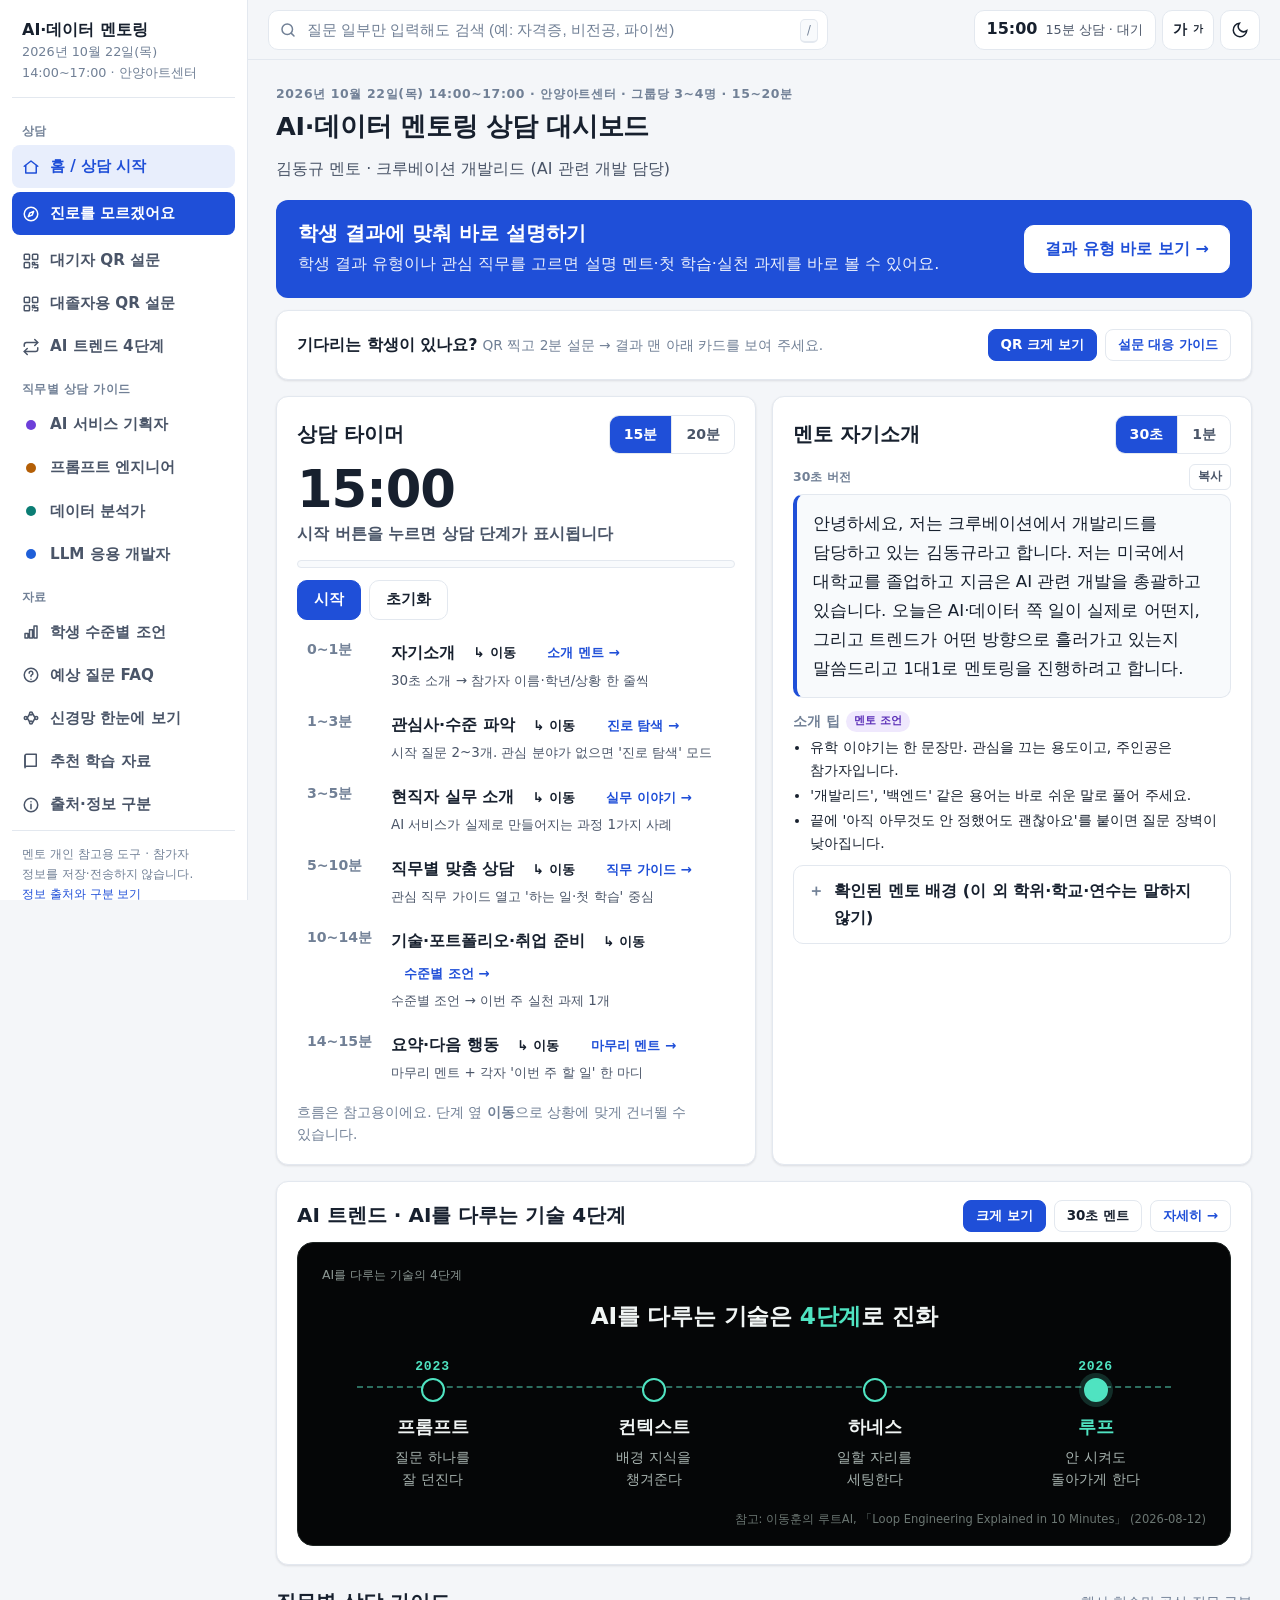
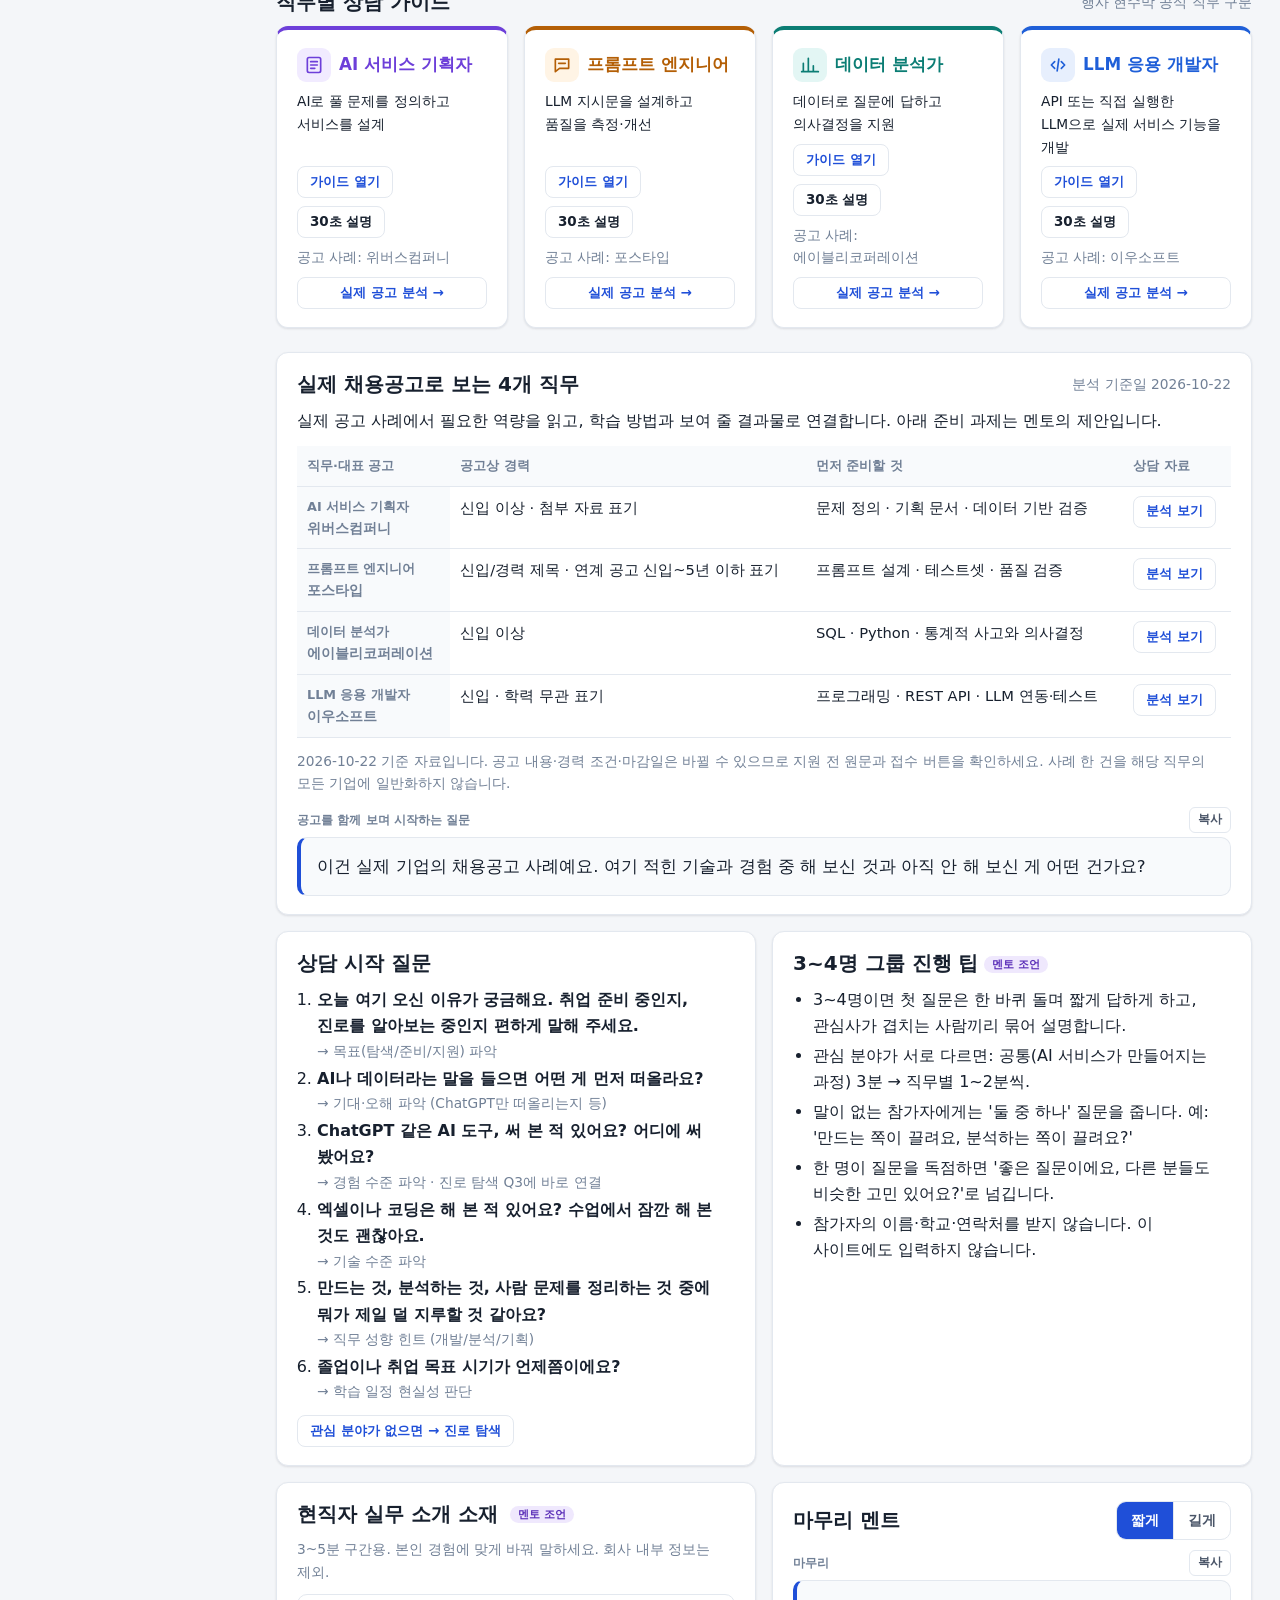
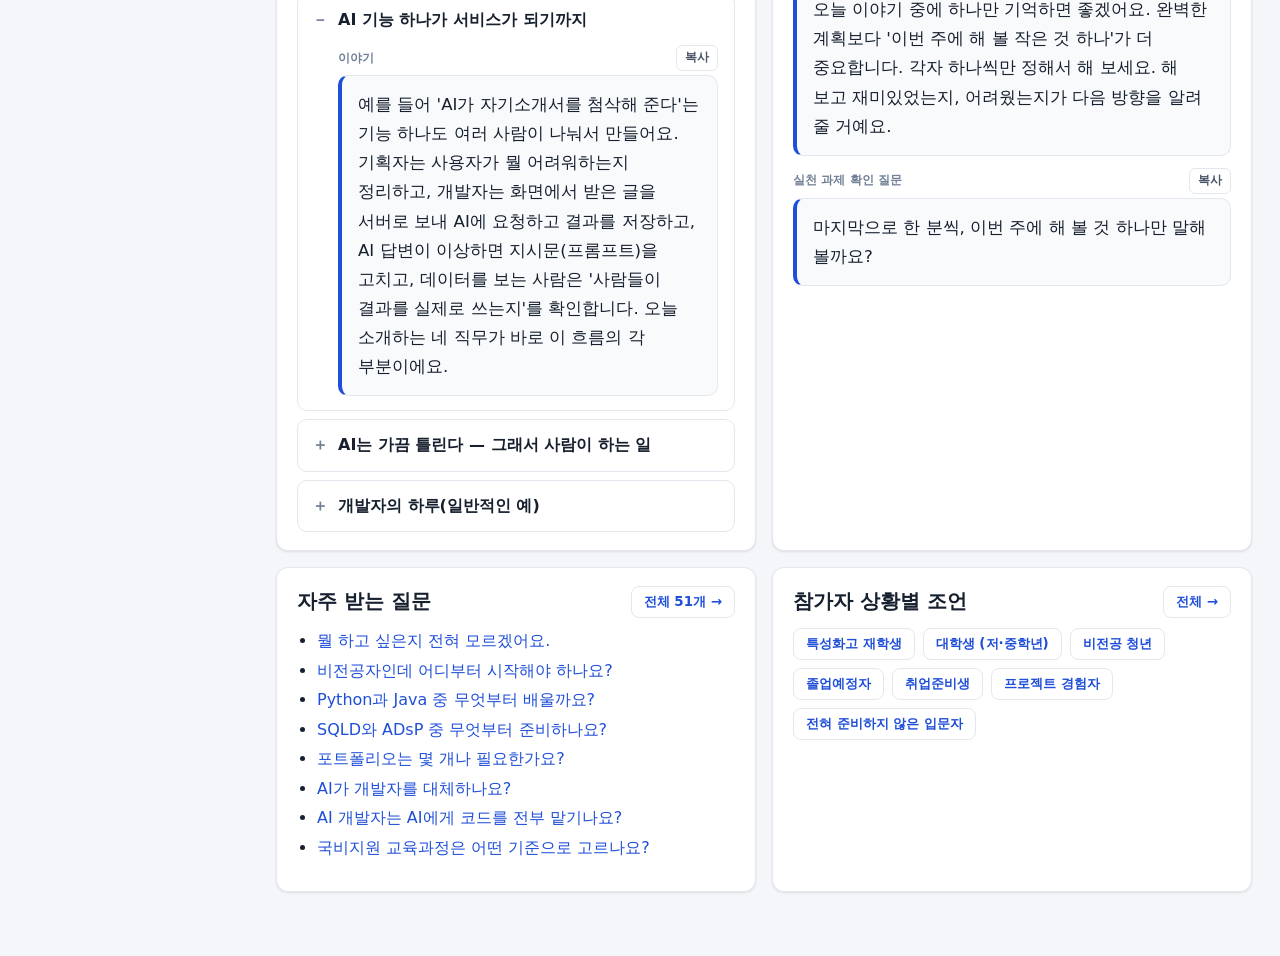
<file: index.html>
<!doctype html>
<html lang="ko">
<head>
  <meta charset="utf-8">
  <meta name="robots" content="noindex, nofollow">
  <meta http-equiv="refresh" content="0; url=anyang-ai-data-mentor-2026/">
  <title>AI·데이터 멘토링 대시보드</title>
  <script>location.replace("anyang-ai-data-mentor-2026/" + location.hash);</script>
</head>
<body>
  <p><a href="anyang-ai-data-mentor-2026/">AI·데이터 멘토링 대시보드로 이동</a></p>
</body>
</html>
</file>
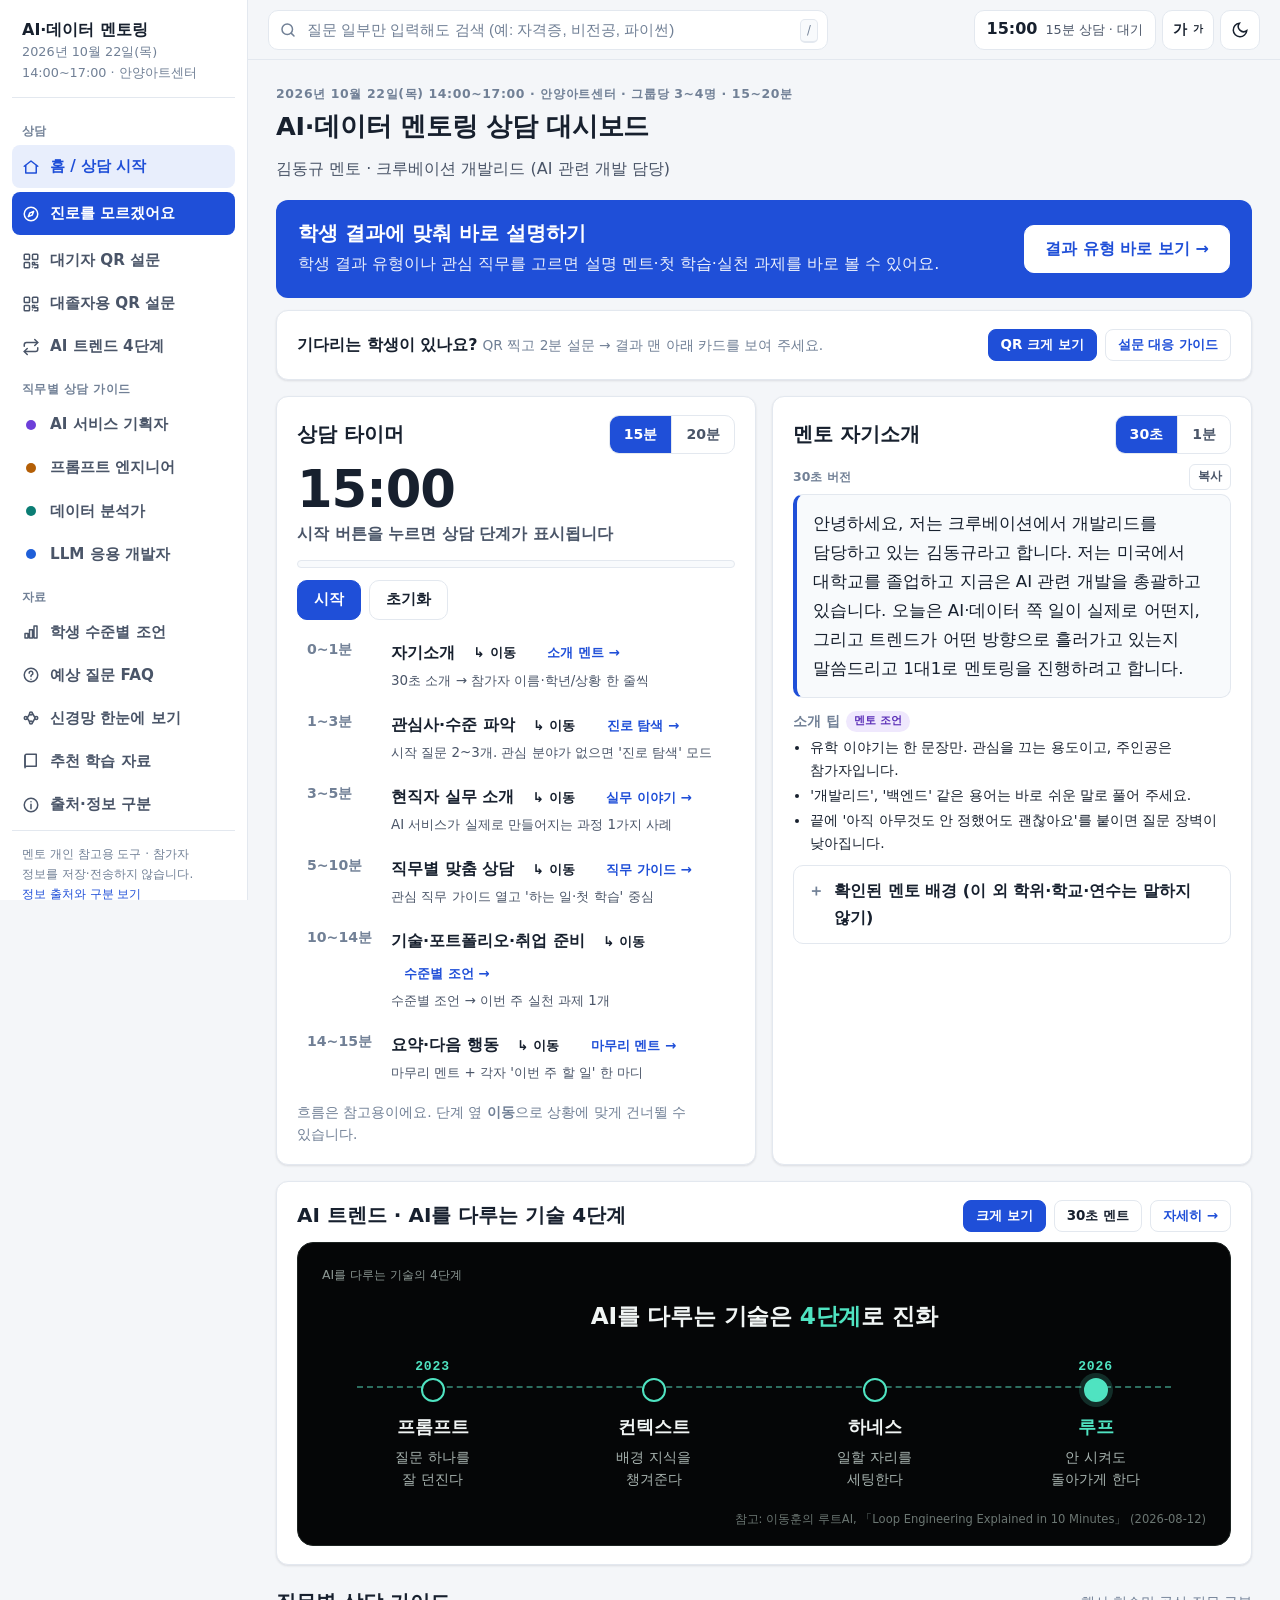
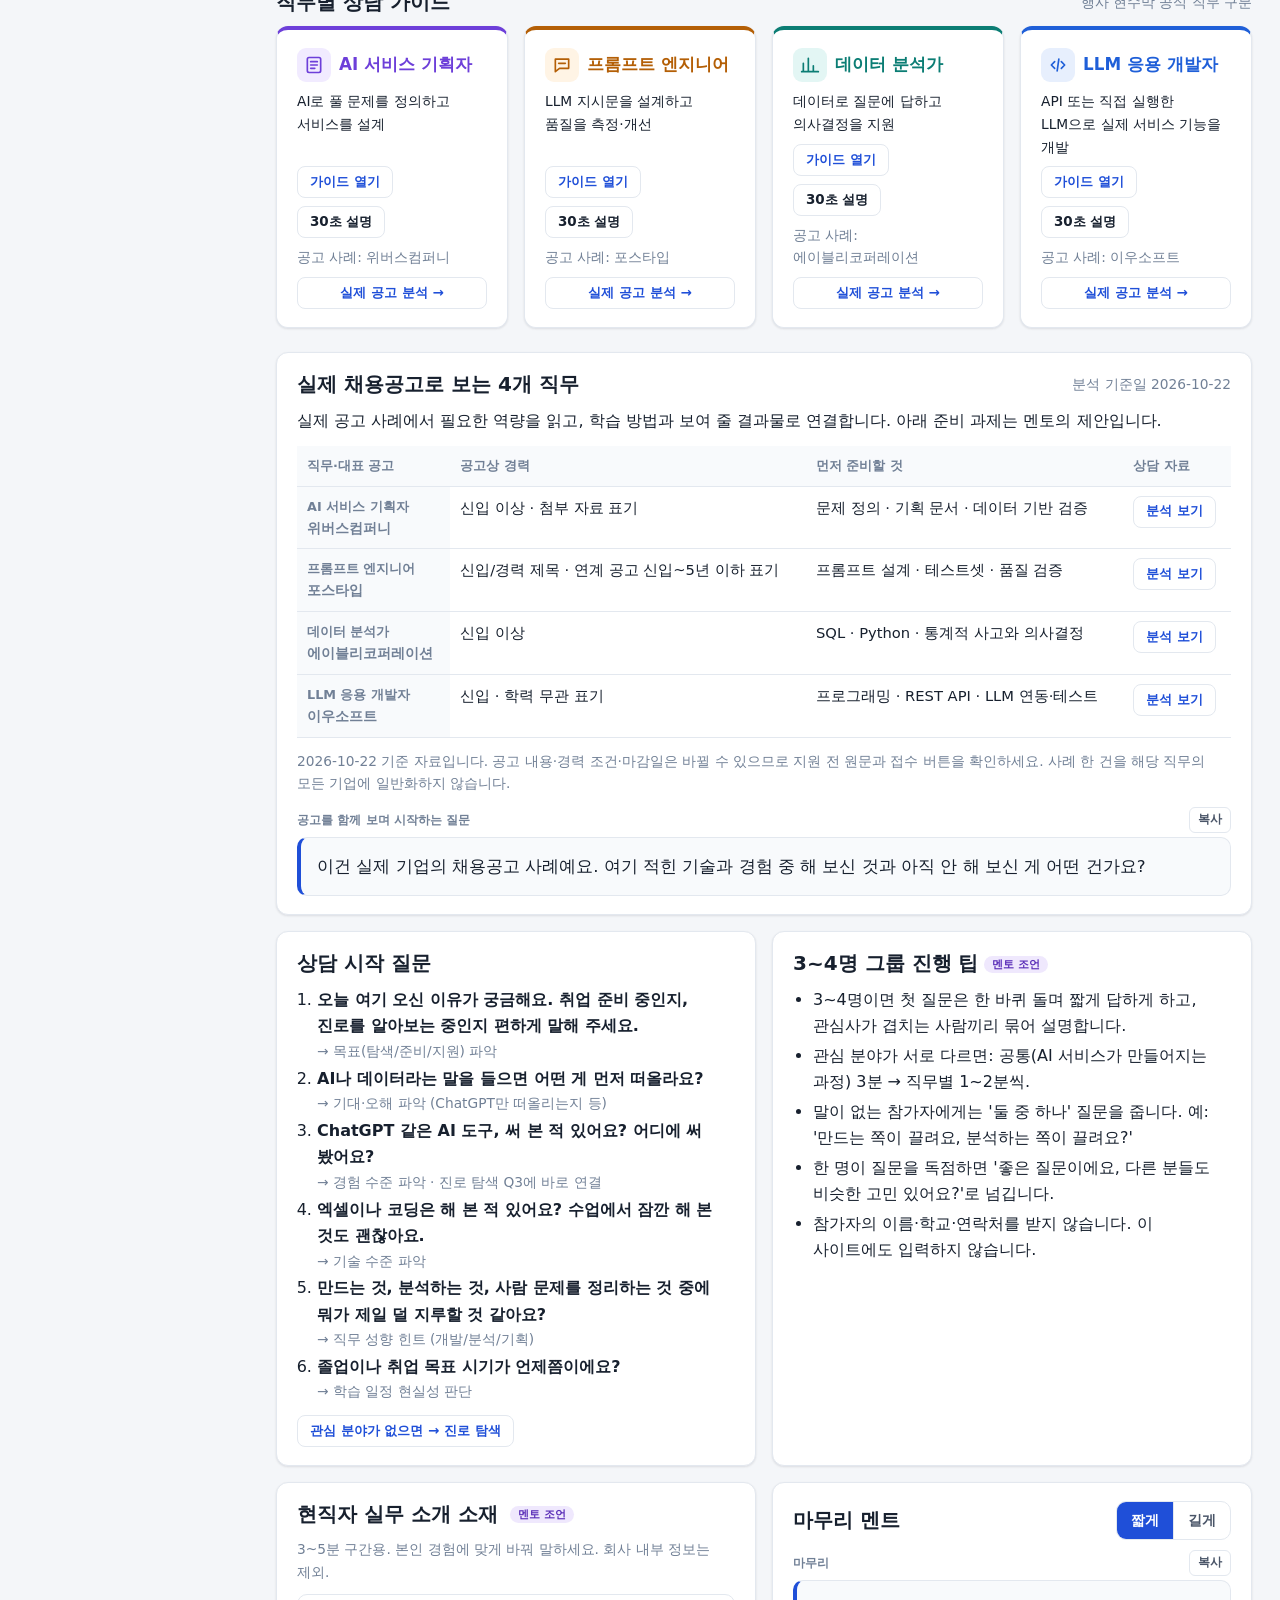
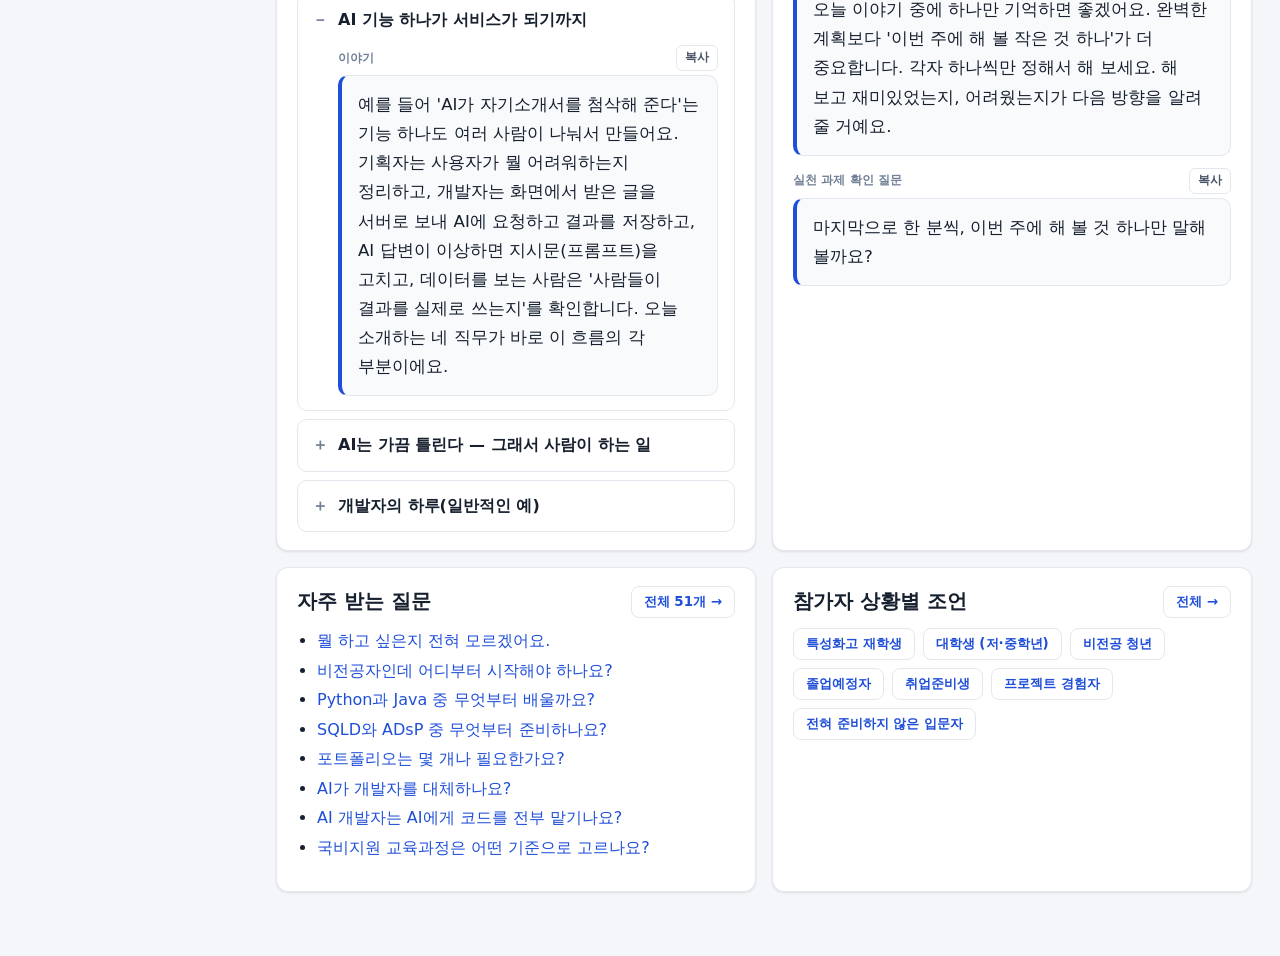
<file: anyang-ai-data-mentor-2026/index.html>
<!doctype html>
<html lang="ko">
<head>
  <meta charset="utf-8">
  <meta name="viewport" content="width=device-width, initial-scale=1">
  <meta name="robots" content="noindex, nofollow">
  <meta name="description" content="안양시 청년 일자리박람회 AI·데이터 현직자 멘토링용 상담 대시보드 (멘토 개인 참고용)">
  <title>AI·데이터 멘토링 대시보드</title>
  <link rel="icon" href="data:image/svg+xml,%3Csvg xmlns='http://www.w3.org/2000/svg' viewBox='0 0 32 32'%3E%3Crect width='32' height='32' rx='8' fill='%231f4fd8'/%3E%3Cpath d='M9 22l4-12h2l4 12M10.5 18h7M23 10v12' stroke='white' stroke-width='2.4' fill='none' stroke-linecap='round'/%3E%3C/svg%3E">
  <link rel="stylesheet" href="assets/css/style.css">
  <script>
    /* 테마·글자 크기는 화면 깜빡임 방지를 위해 먼저 적용 (브라우저 저장소 사용 불가 시 기본값) */
    (function () {
      try {
        var t = localStorage.getItem("md-theme"); if (t) document.documentElement.setAttribute("data-theme", t);
        var f = localStorage.getItem("md-fs"); if (f) document.documentElement.style.setProperty("--fs", f + "px");
      } catch (e) {}
    })();
  </script>
</head>
<body>
  <div class="app">
    <aside class="sidebar" id="sidebar" aria-label="주 메뉴">
      <div class="brand">
        <div class="brand-title">AI·데이터 멘토링</div>
        <div class="brand-sub" id="brandSub">안양시 청년 일자리박람회</div>
      </div>
      <nav id="nav"></nav>
      <div class="sidebar-foot">
        멘토 개인 참고용 도구 · 참가자 정보를 저장·전송하지 않습니다.<br>
        <a href="#/sources">정보 출처와 구분 보기</a>
      </div>
    </aside>
    <div class="scrim" id="scrim"></div>

    <div class="main">
      <header class="topbar">
        <button class="icon-btn menu-btn" id="menuBtn" aria-label="메뉴 열기">
          <svg viewBox="0 0 24 24" fill="none" stroke="currentColor" stroke-width="2" stroke-linecap="round"><path d="M4 6h16M4 12h16M4 18h16"/></svg>
        </button>
        <div class="search-wrap" role="search">
          <svg class="s-icon" viewBox="0 0 24 24" fill="none" stroke="currentColor" stroke-width="2" stroke-linecap="round"><circle cx="11" cy="11" r="7"/><path d="M20 20l-3.5-3.5"/></svg>
          <label for="q" class="sr-only">질문·직무·자격증 검색</label>
          <input id="q" type="search" autocomplete="off" placeholder="질문 일부만 입력해도 검색 (예: 자격증, 비전공, 파이썬)">
          <kbd>/</kbd>
          <div class="search-pop" id="searchPop" role="listbox"></div>
        </div>
        <div class="top-tools">
          <button class="mini-timer" id="miniTimer" title="상담 타이머 (홈으로 이동)">
            <span class="mt-time" id="mtTime">15:00</span>
            <span class="mt-stage" id="mtStage">대기</span>
          </button>
          <button class="icon-btn fs" id="fsBtn" title="글자 크기 변경" aria-label="글자 크기 변경">가<span style="font-size:.75em">가</span></button>
          <button class="icon-btn" id="themeBtn" title="밝게/어둡게" aria-label="밝게/어둡게 전환">
            <svg viewBox="0 0 24 24" fill="none" stroke="currentColor" stroke-width="2" stroke-linecap="round"><path d="M21 12.8A9 9 0 1 1 11.2 3a7 7 0 0 0 9.8 9.8z"/></svg>
          </button>
        </div>
      </header>
      <main class="content" id="view" tabindex="-1"></main>
    </div>
  </div>
  <div class="toast" id="toast" role="status" aria-live="polite"></div>
  <noscript><p style="padding:20px">이 대시보드는 JavaScript가 필요합니다.</p></noscript>

  <!-- 콘텐츠 데이터 (행사 직전 수정은 data 폴더의 파일만 고치면 됩니다) -->
  <script src="data/mentor.js"></script>
  <script src="data/trend.js"></script>
  <script src="data/neural.js"></script>
  <script src="data/llm-roles.js"></script>
  <script src="data/jobs.js"></script>
  <script src="data/job-postings.js"></script>
  <script src="data/explore.js"></script>
  <script src="data/levels.js"></script>
  <script src="data/faq.js"></script>
  <script src="data/resources.js"></script>
  <script src="data/survey.js"></script>
  <script src="assets/js/app.js"></script>
</body>
</html>
</file>
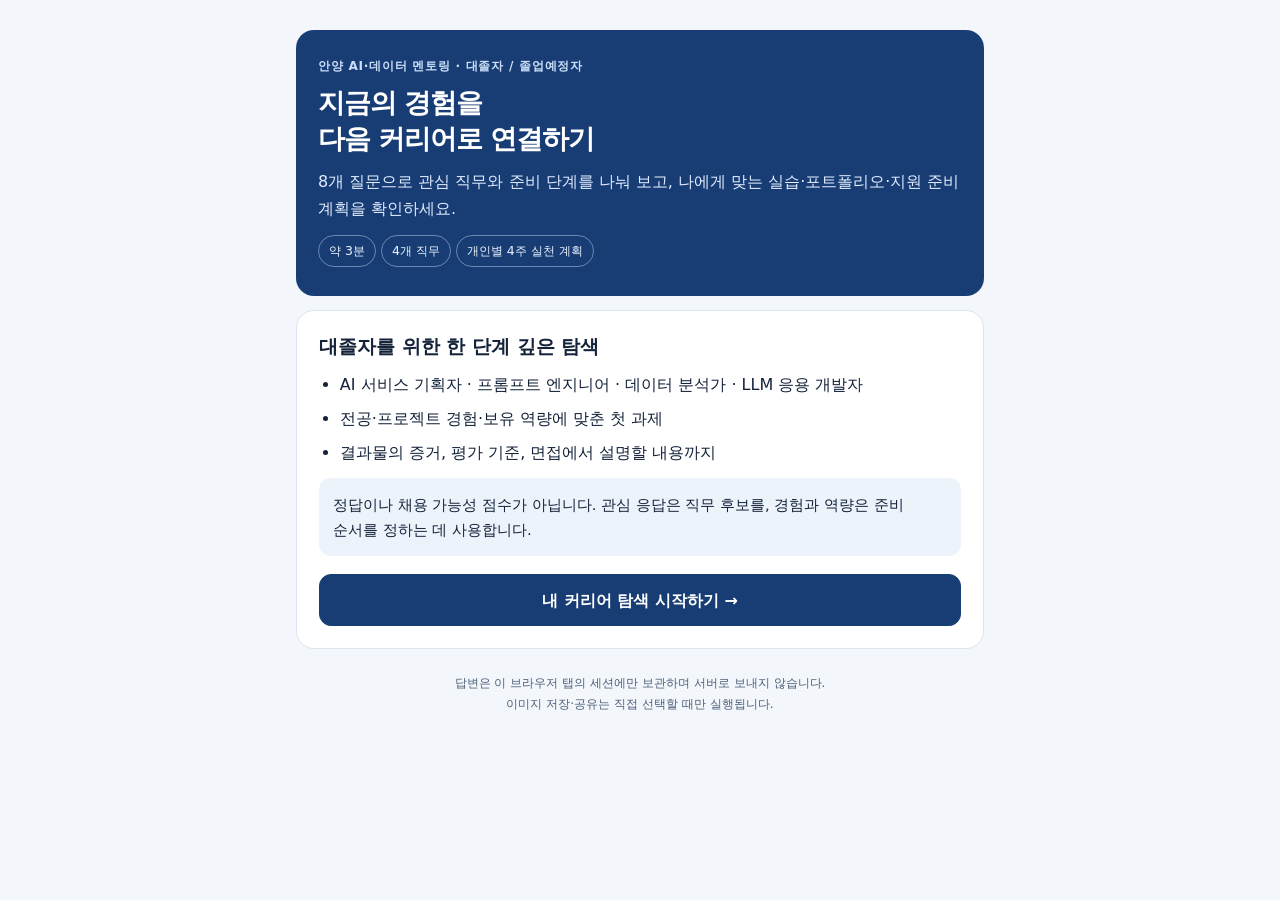
<file: g/index.html>
<!doctype html>
<html lang="ko">
<head>
  <meta charset="utf-8">
  <meta name="viewport" content="width=device-width, initial-scale=1, viewport-fit=cover">
  <meta name="robots" content="noindex, nofollow">
  <meta name="theme-color" content="#173d74">
  <title>대졸자 AI·데이터 커리어 탐색</title>
  <link rel="icon" href="data:image/svg+xml,%3Csvg xmlns='http://www.w3.org/2000/svg' viewBox='0 0 32 32'%3E%3Crect width='32' height='32' rx='8' fill='%23173d74'/%3E%3Ctext x='16' y='23' text-anchor='middle' font-size='22' fill='white'%3EG%3C/text%3E%3C/svg%3E">
  <link rel="stylesheet" href="style.css">
</head>
<body>
  <main class="wrap" id="app" tabindex="-1"></main>
  <noscript>진로 설문을 시작하려면 브라우저에서 JavaScript를 켜 주세요.</noscript>
  <script src="../s/assets/html2canvas.min.js" defer></script>
  <script src="../anyang-ai-data-mentor-2026/data/llm-roles.js" defer></script>
  <script src="data.js" defer></script>
  <script src="app.js" defer></script>
</body>
</html>
</file>
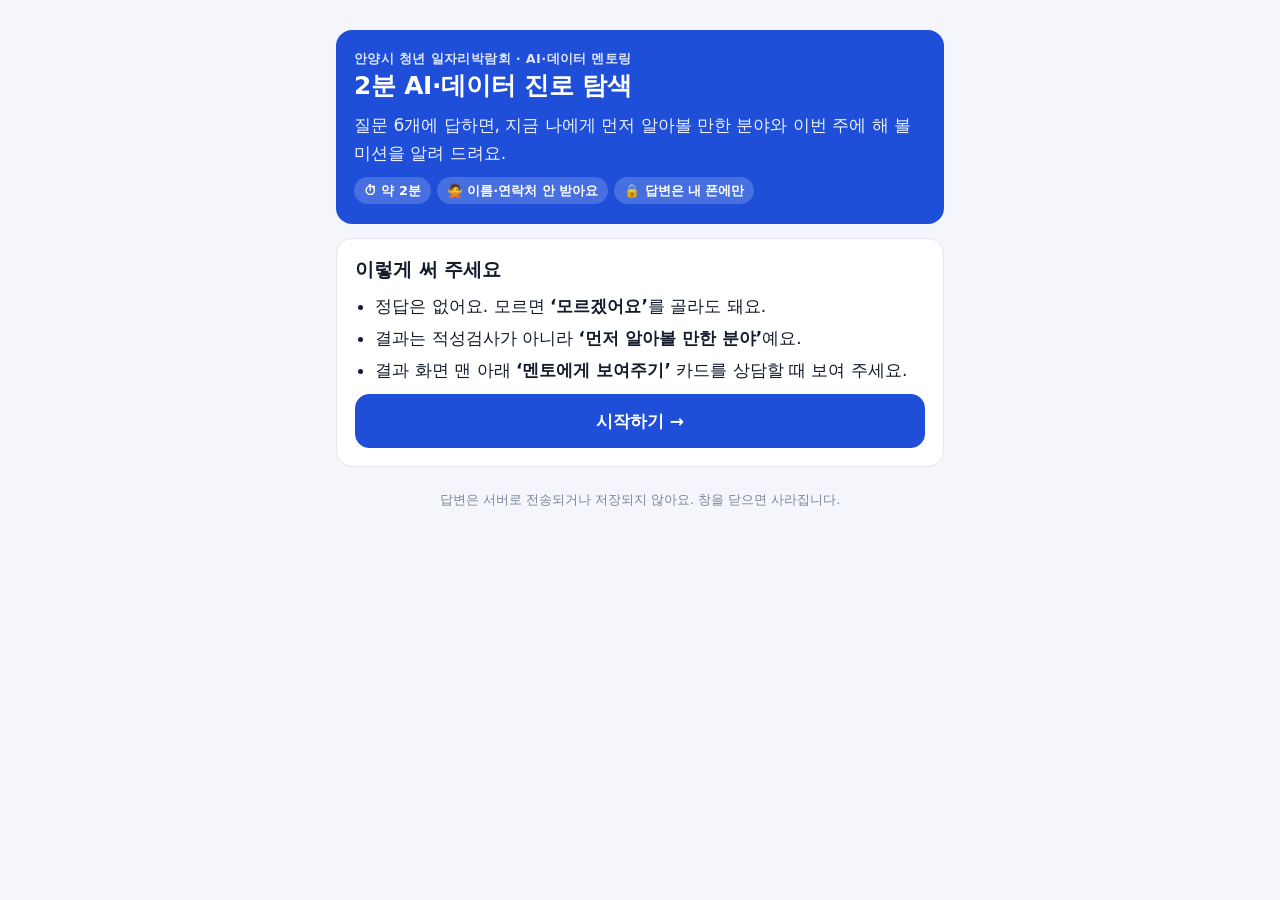
<file: s/index.html>
<!doctype html>
<html lang="ko">
<head>
<meta charset="utf-8">
<meta name="viewport" content="width=device-width, initial-scale=1, viewport-fit=cover">
<meta name="robots" content="noindex, nofollow">
<title>2분 AI·데이터 진로 탐색</title>
<link rel="icon" href="data:image/svg+xml,%3Csvg xmlns='http://www.w3.org/2000/svg' viewBox='0 0 32 32'%3E%3Crect width='32' height='32' rx='8' fill='%231f4fd8'/%3E%3Cpath d='M16 7l2.6 6.4L25 16l-6.4 2.6L16 25l-2.6-6.4L7 16l6.4-2.6z' fill='white'/%3E%3C/svg%3E">
<style>
:root{
  --bg:#f4f6fb;--surface:#fff;--surface-2:#f7f9fc;--border:#e2e7ef;--text:#141c2b;--text-2:#465267;--text-3:#7a8699;
  --accent:#1f4fd8;--accent-soft:#e8eefc;--on-accent:#fff;--ok:#0f7b4f;--ok-soft:#e3f5ec;--warn-soft:#fdf2df;
  --violet:#6d3fd9;--violet-soft:#f1ebff;--amber:#b45f06;--amber-soft:#fff4e5;--teal:#0b7d74;--teal-soft:#e3f6f4;--blue:#1f5fd8;--blue-soft:#e7effd;
  color-scheme:light;
}
@media (prefers-color-scheme:dark){:root{
  --bg:#0f141b;--surface:#171e28;--surface-2:#1c2431;--border:#2a3444;--text:#e8edf4;--text-2:#b6c1d1;--text-3:#8b98ab;
  --accent:#7ea2ff;--accent-soft:#1d2a47;--on-accent:#0f141b;--ok:#6fdcab;--ok-soft:#133127;--warn-soft:#382a14;
  --violet:#b79cff;--violet-soft:#2a2140;--amber:#f4b25c;--amber-soft:#352816;--teal:#5fd3c6;--teal-soft:#13302d;--blue:#86acff;--blue-soft:#18284a;
  color-scheme:dark;}}
*{box-sizing:border-box}
html{-webkit-text-size-adjust:100%}
body{margin:0;background:var(--bg);color:var(--text);font-family:"Pretendard","Apple SD Gothic Neo","Malgun Gothic","Noto Sans KR",system-ui,sans-serif;line-height:1.65;word-break:keep-all;overflow-wrap:anywhere;font-size:17px}
.wrap{max-width:640px;margin:0 auto;padding:16px 16px calc(40px + env(safe-area-inset-bottom))}
h1{font-size:1.55rem;line-height:1.35;margin:0 0 8px;letter-spacing:-.01em}
h2{font-size:1.2rem;line-height:1.4;margin:0 0 8px}
h3{font-size:1.02rem;margin:14px 0 6px}
p{margin:0 0 10px}
ul{margin:0 0 6px;padding-left:1.2em}li{margin:4px 0}
.card{background:var(--surface);border:1px solid var(--border);border-radius:16px;padding:18px;margin-top:14px}
.eyebrow{font-size:.8rem;font-weight:800;color:var(--text-3);letter-spacing:.03em}
.muted{color:var(--text-3)}.small{font-size:.88rem}
.btn{display:flex;align-items:center;justify-content:center;gap:8px;width:100%;min-height:54px;border-radius:14px;border:1px solid var(--border);background:var(--surface);color:var(--text);font:inherit;font-weight:800;cursor:pointer;text-decoration:none}
.btn.primary{background:var(--accent);border-color:var(--accent);color:var(--on-accent)}
.btn:disabled{opacity:.45;cursor:default}
.row{display:flex;gap:10px;margin-top:14px}.row .btn{flex:1}
.hero{background:var(--accent);color:var(--on-accent);border:0}
.hero h1{color:var(--on-accent)}
.hero p{opacity:.92}
.badges{display:flex;flex-wrap:wrap;gap:6px;margin:10px 0 2px}
.badges span{font-size:.8rem;font-weight:700;padding:3px 10px;border-radius:999px;background:rgba(255,255,255,.18)}
.bar{height:6px;background:var(--border);border-radius:999px;overflow:hidden;margin:4px 0 14px}.bar i{display:block;height:100%;background:var(--accent);transition:width .2s}
.qn{font-size:.85rem;font-weight:800;color:var(--accent)}
.qt{font-size:1.35rem;font-weight:800;line-height:1.4;margin:4px 0 4px}
.opts{display:grid;gap:10px;margin-top:14px}
.opt{display:flex;align-items:center;gap:12px;text-align:left;width:100%;min-height:58px;padding:12px 14px;border:2px solid var(--border);border-radius:14px;background:var(--surface);color:var(--text);font:inherit;font-weight:700;cursor:pointer}
.opt .em{font-size:1.35rem;flex:none;width:30px;text-align:center}
.opt.sel{border-color:var(--accent);background:var(--accent-soft)}
.opt.unk{border-style:dashed;color:var(--text-2)}
.result-top{border-top:6px solid var(--jc);padding-top:16px}
.jt{color:var(--jc);display:flex;align-items:center;gap:10px}
.jt .ic{width:42px;height:42px;border-radius:12px;background:var(--jcs);display:inline-flex;align-items:center;justify-content:center;font-size:1.4rem;flex:none}
.c-violet{--jc:var(--violet);--jcs:var(--violet-soft)}.c-amber{--jc:var(--amber);--jcs:var(--amber-soft)}.c-teal{--jc:var(--teal);--jcs:var(--teal-soft)}.c-blue{--jc:var(--blue);--jcs:var(--blue-soft)}.c-gray{--jc:var(--accent);--jcs:var(--accent-soft)}
.note{background:var(--accent-soft);border-radius:12px;padding:12px 14px;font-size:.92rem}
.note.warn{background:var(--warn-soft)}
.mission{background:var(--ok-soft);border-radius:12px;padding:14px;font-weight:800}
.day{list-style:none;padding:0;margin:0}
.day li{display:grid;grid-template-columns:62px 1fr;gap:8px;padding:6px 0;border-bottom:1px dashed var(--border)}
.day li:last-child{border-bottom:0}
.day b{color:var(--jc)}
.chips span{display:inline-block;font-size:.85rem;padding:3px 10px;border-radius:999px;border:1px solid var(--border);background:var(--surface-2);margin:3px 4px 3px 0}
.show{border:2px solid var(--accent)}
.show dl{display:grid;grid-template-columns:86px 1fr;gap:6px 10px;margin:8px 0 0}
.show dt{color:var(--text-3);font-weight:800;font-size:.88rem}.show dd{margin:0;font-weight:700}
.contact{text-align:center;background:var(--accent-soft)}
.contact a{color:var(--accent);font-weight:800}
.save-card{text-align:center}
.save-status{min-height:1.5em;margin:10px 0 0;font-size:.86rem;color:var(--text-2)}
.save-status.error{color:#c2352b}
.exp{border:1px solid var(--border);border-radius:12px;padding:12px 14px;margin-top:10px;background:var(--surface-2)}
.ox{border:1px solid var(--border);border-radius:12px;padding:12px 14px;margin-top:10px}
.ox .q{font-weight:700}
.ox .b{display:flex;gap:8px;margin-top:8px}
.ox .b button{flex:1;min-height:44px;border-radius:10px;border:1px solid var(--border);background:var(--surface-2);color:var(--text);font:inherit;font-weight:800;cursor:pointer}
.ox .a{margin-top:8px;font-size:.92rem;display:none}
.ox.done .a{display:block}
.ox.right{border-color:var(--ok)}.ox.wrong{border-color:#d4453b}
footer{margin-top:22px;font-size:.8rem;color:var(--text-3);text-align:center}
:focus-visible{outline:3px solid var(--accent);outline-offset:2px}
.tl-board{background:#050607;color:#f1f5f4;border-radius:16px;padding:18px 16px 14px;margin-top:14px;border:1px solid #1d2422}
.tl-kicker{font-size:.75rem;color:#8a9692;margin-bottom:8px}
.tl-title{text-align:center;font-weight:800;font-size:1.2rem;line-height:1.35;margin:2px 0 14px}
.tl-title em{font-style:normal;color:#4fe3c1}
.tl{list-style:none;margin:0;padding:0;display:grid;gap:6px;position:relative}
.tl::before{content:"";position:absolute;left:59px;top:14px;bottom:14px;border-left:2px dashed #2c6e5f}
.tl li{display:flex;align-items:center;gap:10px;padding:6px 0;position:relative}
.tl .y{width:38px;flex:none;text-align:right;font-family:ui-monospace,Menlo,Consolas,monospace;font-weight:700;font-size:.74rem;color:#4fe3c1}
.tl .d{width:24px;height:24px;flex:none;border-radius:50%;border:2.5px solid #4fe3c1;background:#050607;position:relative;z-index:1}
.tl .now .d{background:#4fe3c1;box-shadow:0 0 0 5px rgba(79,227,193,.18)}
.tl b{display:block;font-size:1.05rem}.tl .now b{color:#4fe3c1}
.tl .l{font-size:.86rem;color:#a7b3af}
.tl-src{font-size:.7rem;color:#6b7672;margin-top:10px}
.tl-more{font-size:.9rem;color:#d6dedb;margin-top:10px;border-top:1px solid #1d2422;padding-top:10px}
</style>
</head>
<body>
<div class="wrap" id="app"></div>
<script src="assets/html2canvas.min.js"></script>
<script>
(function(){
"use strict";
/* ───── 데이터 (멘토 대시보드의 진로 탐색과 같은 점수 기준) ───── */
var Q = [
  {id:"q1",t:"어떤 활동이 상대적으로 더 재미있을 것 같나요?",h:"'잘하는 것' 말고 '덜 지루한 것'을 골라도 돼요.",o:[
    {id:"a",e:"🔍",l:"사람들이 불편해하는 걸 찾고 해결 방법 생각하기",p:{planner:2},r:"불편함을 찾고 해결책을 생각하는 걸 골랐어요"},
    {id:"b",e:"📊",l:"자료나 숫자를 보고 규칙·패턴 찾기",p:{analyst:2},r:"자료에서 규칙을 찾는 걸 골랐어요"},
    {id:"c",e:"🛠️",l:"컴퓨터로 무언가 직접 만들기",p:{llmdev:2},r:"직접 만드는 걸 골랐어요"},
    {id:"d",e:"🤖",l:"AI 도구로 일을 더 편하게 만들기",p:{prompt:2},r:"AI 도구로 일을 편하게 만드는 걸 골랐어요"},
    {id:"u",e:"🤔",l:"아직 잘 모르겠어요",p:{},u:1}]},
  {id:"q2",t:"어떤 방식으로 일하는 게 더 끌리나요?",h:"직감으로 골라도 괜찮아요.",o:[
    {id:"a",e:"📝",l:"아이디어를 정리하고 계획 세우기",p:{planner:2},r:"정리하고 계획 세우는 방식을 골랐어요"},
    {id:"b",e:"⚖️",l:"자료를 비교하고 근거를 찾아 판단하기",p:{analyst:2},r:"근거를 찾아 판단하는 방식을 골랐어요"},
    {id:"c",e:"🧩",l:"프로그램을 만들고 오류 고치기",p:{llmdev:2},r:"만들고 오류를 고치는 방식을 골랐어요"},
    {id:"d",e:"🧪",l:"여러 AI 도구를 실험하고 더 좋게 바꾸기",p:{prompt:2},r:"AI를 실험하고 개선하는 방식을 골랐어요"},
    {id:"u",e:"🤔",l:"아직 잘 모르겠어요",p:{},u:1}]},
  {id:"q3",t:"지금까지 해 본 것에 가장 가까운 건?",h:"수업 시간에 잠깐 해 본 것도 경험이에요.",o:[
    {id:"none",e:"🌱",l:"관련 경험이 거의 없어요",p:{},lv:"none"},
    {id:"ai",e:"💬",l:"ChatGPT 같은 AI 도구를 써 봤어요",p:{prompt:1},r:"AI 도구를 써 본 경험이 있어요",lv:"ai"},
    {id:"excel",e:"📗",l:"엑셀·컴활 등 데이터 정리를 해 봤어요",p:{analyst:1},r:"엑셀·데이터 정리 경험이 있어요",lv:"excel"},
    {id:"code",e:"⌨️",l:"수업에서 코딩(파이썬·자바 등)을 배워 봤어요",p:{llmdev:1},r:"코딩을 배워 본 경험이 있어요",lv:"code"},
    {id:"project",e:"🏆",l:"프로젝트·대회·현장실습 경험이 있어요",p:{},lv:"project"},
    {id:"u",e:"🤔",l:"잘 모르겠어요",p:{},u:1,lv:"none"}]},
  {id:"q4",t:"졸업 후 계획은 어느 쪽에 가까워요?",h:"정해지지 않았어도 괜찮아요.",o:[
    {id:"job",e:"💼",l:"바로 취업하고 싶어요"},
    {id:"college",e:"🎓",l:"대학(전문대 포함)에 진학하고 싶어요"},
    {id:"both",e:"🔁",l:"먼저 취업하고, 일하면서 공부도 이어가고 싶어요"},
    {id:"u",e:"🤔",l:"아직 모르겠어요",u:1}]},
  {id:"q5",t:"일주일에 진로 공부에 쓸 수 있는 시간은?",h:"적어도 괜찮아요. 미션 크기만 바뀌어요.",o:[
    {id:"t1",e:"⏱️",l:"1~2시간",s:"light"},
    {id:"t2",e:"⏰",l:"3~5시간",s:"standard"},
    {id:"t3",e:"🔥",l:"6시간 이상",s:"heavy"},
    {id:"u",e:"🤔",l:"아직 모르겠어요",s:"light",u:1}]},
  {id:"q6",multi:3,t:"멘토에게 꼭 물어보고 싶은 걸 골라 주세요",h:"최대 3개까지 고를 수 있어요. 없으면 그냥 '결과 보기'를 눌러요.",o:[
    {id:"day",e:"🗓️",l:"개발자·AI 일을 하는 사람의 하루"},
    {id:"hsjob",e:"🏫",l:"고등학교 졸업하고 바로 취업할 수 있는지"},
    {id:"cert",e:"📜",l:"어떤 자격증이 도움이 되는지"},
    {id:"pf",e:"🗂️",l:"포트폴리오는 어떻게 만드는지"},
    {id:"nocode",e:"🙋",l:"코딩을 잘 못해도 할 수 있는지"},
    {id:"math",e:"➗",l:"수학을 못해도 괜찮은지"},
    {id:"ai",e:"🦾",l:"AI가 사람 일자리를 대신하는지"},
    {id:"college",e:"🎓",l:"대학을 꼭 가야 하는지"}]}
];
var TIE=["planner","analyst","prompt","llmdev"];
var NEIGHBOR={planner:"prompt",prompt:"planner",analyst:"planner",llmdev:"prompt"};
var J={
 planner:{name:"AI 서비스 기획자",c:"violet",ic:"🔍",one:"사람들이 뭐가 불편한지 찾아서, AI로 어떻게 해결할지 ‘설계도’를 그리는 사람",
  tl:"루프 시대의 기획자는 AI에게 줄 <b>목표</b>와 <b>‘잘 됐다’의 기준</b>, <b>멈출 조건</b>을 정하는 사람이에요. AI가 일을 잘하게 만드는 설계도를 그리는 역할이 더 중요해져요.",
  what:["사용자 이야기·앱 리뷰를 보고 진짜 문제가 뭔지 정리해요","기능과 화면을 설계해요 (AI가 틀린 답을 낼 때 어떻게 보여줄지까지)","개발자·디자이너와 함께 ‘무엇을 먼저 만들지’ 정해요"],
  day:[["오전","팀 회의에서 사용자 불만 사항 확인"],["점심 후","화면 설계 수정 (Figma 같은 도구)"],["오후","개발자와 일정·기능 범위 논의"],["퇴근 전","AI 답변 테스트 결과 보고 개선점 정리"]],
  now:["자주 쓰는 앱의 불편한 점 3개를 적어 보기","학교생활 문제 하나를 골라 해결 화면을 종이에 그려 보기","친구 3명에게 그 문제가 진짜 불편한지 물어보기"],
  certs:[["컴퓨터활용능력","문서·엑셀 기본기를 보여줄 수 있어요"],["자격증보다 중요한 것","기획은 ‘내가 정리한 문제와 설계’ 결과물로 평가받는 경우가 많아요"]],
  week:{light:"앱 하나 골라 불편한 점 3개 + 개선 아이디어 1개 메모하기",standard:"친구·가족 3명에게 물어보고 개선 화면을 종이에 그리기",heavy:"인터뷰 5명 → 문제·해결 기능·AI가 틀릴 때 대응을 한 장으로 정리하기"}},
 prompt:{name:"프롬프트 엔지니어",sub:"→ 요즘은 ‘루프 엔지니어링’으로 넓어지는 중",c:"amber",ic:"🤖",one:"AI에게 일을 시키는 방법을 설계하는 사람. 요즘은 지시문을 넘어, AI가 스스로 하고·검사하고·고치게 만드는 ‘루프 엔지니어링’으로 넓어지고 있어요",
  what:["AI에게 줄 지시문과 자료를 설계해요","‘잘 됐다’를 판단할 검사 기준을 만들어요","AI가 ‘하기 → 검사 → 고치기’를 스스로 반복하고, 언제 멈출지 정해요 (루프 엔지니어링)"],
  day:[["오전","AI 답변 30개를 읽고 이상한 답 표시"],["점심 후","틀린 답을 유형별로 나누기"],["오후","지시문을 고쳐서 다시 시험"],["퇴근 전","고치기 전/후 결과를 표로 비교"]],
  now:["같은 질문을 지시문만 바꿔 3번 해 보고 차이 적기","AI에게 일을 시키기 전에 ‘잘 됐다’의 검사 기준 3가지를 먼저 적어 보기","AI 결과를 그 기준으로 채점하고, 통과 못하면 다시 고치게 하기를 3번 반복해 보기 (손으로 돌리는 루프)"],
  certs:[["국가 공인 자격 없음","이 분야는 아직 대표 국가자격이 확인되지 않아요. ‘개선 전/후 비교표’ 같은 결과물이 더 중요해요"],["함께 배우면 좋은 것: 파이썬 기초","루프를 자동으로 돌리려면 코딩이 필요해요. 요즘은 기획·개발 일과 함께 하는 경우가 많아요"]],
  week:{light:"지시문 2가지로 같은 일을 시키고, 검사 기준 3개로 채점해 보기",standard:"검사 기준표를 만들고 ‘하기 → 검사 → 고치기’를 손으로 5번 돌려 보며 기록하기",heavy:"위 과정 + 파이썬 기초를 배워 자동으로 돌리는 흐름도 그려 보기"}},
 analyst:{name:"데이터 분석가",c:"teal",ic:"📊",one:"데이터에서 ‘왜 이런 일이 생겼는지’를 찾아서, 다른 사람이 결정할 수 있게 설명하는 사람",
  tl:"루프 시대의 데이터 분석가는 AI에게 줄 <b>데이터(컨텍스트)</b>를 고르고, AI 결과가 맞는지 <b>숫자로 확인</b>하는 역할이 커지고 있어요.",
  what:["회사 데이터를 꺼내서(SQL) 정리해요","표와 그래프로 변화를 확인해요","‘왜 줄었는지/늘었는지’ 근거를 찾아 설명해요"],
  day:[["오전","어제 이용자 수·매출 숫자 확인"],["점심 후","SQL로 필요한 데이터 꺼내기"],["오후","엑셀·파이썬으로 그래프 만들기"],["퇴근 전","팀에 ‘왜 이런 변화가 생겼는지’ 설명"]],
  now:["한 달 용돈·지출을 시트에 정리하고 그래프 1개 만들기","컴활 공부하면서 함수·피벗테이블 익히기","공공데이터포털(data.go.kr)에서 우리 지역 데이터 하나 열어 보기"],
  certs:[["컴퓨터활용능력","엑셀 실력을 보여주는 데 좋아요"],["정보처리기능사","컴퓨터·데이터베이스 기초를 공부할 수 있어요"],["나중에: SQLD·ADsP","데이터 분야 국가공인 자격. SQL을 배운 뒤 도전해 보세요"]],
  week:{light:"내 일주일 데이터(지출·공부·수면)를 시트에 적고 그래프 1개",standard:"공공데이터 하나 받아서 질문 2개 세우고 그래프로 답하기",heavy:"위 미션 + SQL 기초 문제 20개 풀기"}},
 llmdev:{name:"LLM 응용 개발자",c:"blue",ic:"🛠️",one:"ChatGPT 같은 AI를 앱·웹사이트 안에 넣어서, 사람들이 실제로 쓰는 기능으로 만드는 개발자",
  distinction:"AI 모델을 직접 학습시키지 않아도 돼요. GPT·Claude 같은 API를 연결하거나 Llama 같은 모델을 직접 실행해 서비스를 만들 수 있어요. 모델을 내 컴퓨터에서 실행하는 것과, 데이터를 넣어 추가 학습하는 ‘파인튜닝’은 다른 일이에요.",
  tl:"루프 시대의 개발자는 AI가 일할 <b>도구와 환경(하네스)</b>을 만들고, 스스로 반복하는 <b>루프를 코드로 구현</b>해요. 지금 가장 많이 필요한 역할 중 하나예요.",
  what:["서버 프로그램을 만들고 AI와 연결해요","AI가 늦거나 틀릴 때도 서비스가 멈추지 않게 처리해요","데이터를 저장하고, 만든 서비스를 인터넷에 올려 운영해요"],
  day:[["오전","새 기능 코드 작성"],["점심 후","AI 답이 늦을 때 처리하는 코드 추가"],["오후","테스트하고 다른 개발자와 코드 검토"],["퇴근 전","서비스에 올린 뒤 오류 없는지 확인"]],
  now:["파이썬으로 계산기나 할 일 목록 만들어 보기","수업에서 배운 언어로 작은 프로그램 하나 끝까지 완성하기","만든 것을 캡처하고 ‘무엇을·왜·어떻게’ 3줄로 기록하기"],
  certs:[["정보처리기능사","프로그래밍·데이터베이스 기초를 정리할 수 있어요"],["자격증보다 중요한 것","‘직접 만든 프로그램’이 가장 좋은 증거예요"]],
  week:{light:"파이썬 기초(변수·조건문) 따라 하고 아주 작은 프로그램 1개",standard:"계산기 또는 할 일 목록 프로그램 완성하기",heavy:"위 프로그램 + GitHub에 올리고 설명(README) 쓰기"}}
};
var PLAN={
 job:"바로 취업이 목표라면: 학교 취업지원 선생님과 꼭 상담하고, 수업·실습에서 만든 결과물을 사진과 함께 기록해 두세요. 현장실습이나 채용 연계 회사는 ‘무슨 일을 하는지’와 근무 조건을 꼭 확인하세요.",
 college:"진학이 목표라면: 학과 이름보다 ‘무엇을 배우는지(교육과정)’를 비교해 보세요. 프로그래밍·데이터·통계 과목이 있는지 확인하면 좋아요.",
 both:"먼저 일하면서 공부를 이어가는 길도 있어요. 회사와 제도마다 조건이 다르니 학교 선생님과 함께 알아보세요. 일하며 쌓은 경험은 나중에 큰 장점이 돼요.",
 u:"아직 몰라도 괜찮아요. 이번 주 미션을 해 보고 ‘재미있었는지’를 기준으로 다시 생각해 봐요."
};
var EXP=[
 {t:"체험 A — AI 활용",d:"AI 도구로 일상 문제 하나 해결해 보기 (여행 계획, 공부 계획, 긴 글 요약)",m:"30분~1시간 · 쉬움",ck:"AI 답을 더 좋게 만들려고 지시문을 고치는 게 재미있었나요?",j:"prompt"},
 {t:"체험 B — 데이터 분석",d:"엑셀·구글 시트로 한 달 지출이나 반 설문 결과를 정리하고 그래프 만들기",m:"1~2시간 · 보통",ck:"정리하다가 ‘이건 왜 이렇지?’ 하는 궁금증이 생겼나요?",j:"analyst"},
 {t:"체험 C — 프로그래밍",d:"파이썬으로 계산기나 할 일 목록 같은 작은 프로그램 만들기",m:"1~3시간 · 보통",ck:"오류가 났을 때 답답함보다 ‘고쳐 보고 싶다’가 컸나요?",j:"llmdev"}
];
var OX=[
 {q:"AI 서비스를 만드는 사람은 모두 수학 천재여야 한다.",a:"X",e:"AI를 ‘활용’하는 기획·분석·개발 일은 수학보다 문제 해결과 꾸준함이 더 중요해요. AI 모델 자체를 연구하는 일은 수학이 많이 필요해요."},
 {q:"ChatGPT 같은 AI의 답은 항상 정확하다.",a:"X",e:"AI는 그럴듯하지만 틀린 답을 낼 때가 있어요. 그래서 확인하고 고치는 사람이 필요해요."},
 {q:"SQL은 데이터베이스에서 데이터를 꺼낼 때 쓰는 언어다.",a:"O",e:"맞아요! 데이터 분석가와 개발자가 매일 쓰는 언어예요."},
 {q:"AI 도구에 내 주민번호나 친구 연락처를 넣어도 괜찮다.",a:"X",e:"개인정보는 AI 도구에 넣지 않는 게 기본 원칙이에요."},
 {q:"‘프롬프트’는 AI에게 주는 지시문을 말한다.",a:"O",e:"맞아요! 지시문을 잘 쓰면 같은 AI도 훨씬 좋은 답을 내요."},
 {q:"요즘은 AI에게 질문만 잘하면 충분하다.",a:"X",e:"AI를 다루는 기술은 질문(프롬프트) → 자료 챙겨 주기(컨텍스트) → 일할 자리 세팅(하네스) → 스스로 반복하게 만들기(루프)로 넓어지고 있어요."}
];
var TREND=[["2023","프롬프트","질문 하나를 잘 던진다"],["","컨텍스트","배경 지식을 챙겨준다"],["","하네스","일할 자리를 세팅한다"],["2026","루프","안 시켜도 돌아가게 한다"]];
function trendCard(extra){
  return '<div class="tl-board"><div class="tl-kicker">요즘 AI 트렌드</div><div class="tl-title">AI를 다루는 기술은 <em>4단계</em>로 진화</div><ol class="tl">'+
  TREND.map(function(t,i){return '<li'+(i===3?' class="now"':'')+'><span class="y">'+t[0]+'</span><span class="d"></span><span><b>'+t[1]+'</b><span class="l">'+t[2]+'</span></span></li>';}).join("")+
  '</ol><div class="tl-more">'+(extra||'처음엔 AI에게 <b>질문을 잘 하는 것</b>이 중요했다면, 지금은 AI가 <b>스스로 하고·검사하고·고치게</b> 만드는 ‘루프’까지 왔어요. 그래서 요즘은 AI가 일하는 과정을 설계하는 사람이 더 필요해지고 있어요.')+'</div>'+
  '<div class="tl-src">참고: 이동훈의 루트AI 「Loop Engineering Explained in 10 Minutes」</div></div>';
}
var TOPIC={day:"일하는 사람의 하루",hsjob:"고졸 취업",cert:"자격증",pf:"포트폴리오",nocode:"코딩 못해도?",math:"수학",ai:"AI와 일자리",college:"대학 진학"};

/* ───── 상태 (이 화면에만 보관, 서버로 보내지 않음) ───── */
var S={step:-1,ans:{}};
try{var saved=JSON.parse(sessionStorage.getItem("s-survey")||"null");if(saved&&typeof saved.step==="number")S=saved;}catch(e){}
function save(){try{sessionStorage.setItem("s-survey",JSON.stringify(S));}catch(e){}}
function esc(s){return String(s==null?"":s).replace(/[&<>"']/g,function(c){return{"&":"&amp;","<":"&lt;",">":"&gt;",'"':"&quot;","'":"&#39;"}[c];});}
function opt(q,id){for(var i=0;i<q.o.length;i++)if(q.o[i].id===id)return q.o[i];return null;}

function compute(){
  var sc={planner:0,prompt:0,analyst:0,llmdev:0},why=[],interest=0,signals=0;
  [0,1,2].forEach(function(i){var o=opt(Q[i],S.ans[Q[i].id]);if(!o)return;
    Object.keys(o.p||{}).forEach(function(k){sc[k]+=o.p[k];why.push({j:k,r:o.r});if(i<2){interest+=o.p[k];signals++;}});});
  var q1=opt(Q[0],S.ans.q1),q2=opt(Q[1],S.ans.q2),q3=opt(Q[2],S.ans.q3),q4=opt(Q[3],S.ans.q4),q5=opt(Q[4],S.ans.q5);
  var q1j=q1&&Object.keys(q1.p||{})[0],q2j=q2&&Object.keys(q2.p||{})[0];
  var r={sc:sc,why:why,lv:(q3&&q3.lv)||"none",size:(q5&&q5.s)||"light",plan:(q4&&q4.id)||"u",q3:q3,q4:q4,q5:q5};
  if(interest===0){r.mode="explore";r.start={ai:0,excel:1,code:2,project:2}[r.lv];if(r.start==null)r.start=0;return r;}
  var ord=Object.keys(sc).sort(function(a,b){if(sc[b]!==sc[a])return sc[b]-sc[a];if(a===q2j)return-1;if(b===q2j)return 1;if(a===q1j)return-1;if(b===q1j)return 1;return TIE.indexOf(a)-TIE.indexOf(b);});
  r.mode="job";r.p=ord[0];r.s=sc[ord[1]]>0?ord[1]:NEIGHBOR[ord[0]];r.weak=signals<=1;return r;
}

/* ───── 화면 ───── */
var app=document.getElementById("app");
function render(){
  if(S.step<0)app.innerHTML=intro();
  else if(S.step<Q.length)app.innerHTML=question(S.step);
  else app.innerHTML=result(compute());
  window.scrollTo(0,0);
}
function intro(){
  return '<div class="card hero"><div class="eyebrow" style="color:inherit;opacity:.85">안양시 청년 일자리박람회 · AI·데이터 멘토링</div>'+
  '<h1>2분 AI·데이터 진로 탐색</h1><p>질문 6개에 답하면, 지금 나에게 먼저 알아볼 만한 분야와 이번 주에 해 볼 미션을 알려 드려요.</p>'+
  '<div class="badges"><span>⏱ 약 2분</span><span>🙅 이름·연락처 안 받아요</span><span>🔒 답변은 내 폰에만</span></div></div>'+
  '<div class="card"><h2>이렇게 써 주세요</h2><ul><li>정답은 없어요. 모르면 <b>‘모르겠어요’</b>를 골라도 돼요.</li><li>결과는 적성검사가 아니라 <b>‘먼저 알아볼 만한 분야’</b>예요.</li><li>결과 화면 맨 아래 <b>‘멘토에게 보여주기’</b> 카드를 상담할 때 보여 주세요.</li></ul>'+
  '<button class="btn primary" data-a="start" style="margin-top:10px">시작하기 →</button></div>'+
  '<footer>답변은 서버로 전송되거나 저장되지 않아요. 창을 닫으면 사라집니다.</footer>';
}
function question(i){
  var q=Q[i],cur=S.ans[q.id],multi=!!q.multi,sel=multi?(cur||[]):[cur];
  return '<div class="card"><div class="qn">질문 '+(i+1)+' / '+Q.length+'</div><div class="bar"><i style="width:'+((i)/Q.length*100)+'%"></i></div>'+
  '<div class="qt">'+esc(q.t)+'</div><div class="muted small">'+esc(q.h)+'</div><div class="opts">'+
  q.o.map(function(o){return '<button class="opt'+(o.u?" unk":"")+(sel.indexOf(o.id)>=0?" sel":"")+'" data-o="'+o.id+'" aria-pressed="'+(sel.indexOf(o.id)>=0)+'"><span class="em">'+o.e+'</span><span>'+esc(o.l)+'</span></button>';}).join("")+
  '</div><div class="row"><button class="btn" data-a="prev">← 이전</button>'+
  (multi?'<button class="btn primary" data-a="next">결과 보기 →</button>':'')+'</div></div>';
}
function result(r){
  var h='';
  var showRows='';
  var asks=(S.ans.q6||[]).map(function(k){return TOPIC[k];});
  if(r.mode==="explore"){
    var e0=EXP[r.start];
    h+='<div class="card result-top c-gray"><div class="eyebrow">나의 결과</div><h1>🧭 탐색 시작형</h1>'+
      '<p>아직 끌리는 쪽을 모르는 건 정말 자연스러운 일이에요. 처음부터 진로를 확실히 아는 사람은 많지 않아요.</p>'+
      '<div class="note">그래서 직업을 고르기 전에, 이번 주에 <b>가볍게 체험</b> 하나를 해 보는 걸 추천해요. 해 보고 ‘시간 가는 줄 몰랐던 것’이 다음 방향이에요.</div></div>';
    h+='<div class="card"><h2>이번 주 체험 3가지</h2>'+EXP.map(function(x,i){return '<div class="exp"'+(i===r.start?' style="border-color:var(--ok)"':'')+'><b>'+esc(x.t)+(i===r.start?' · 먼저 추천':'')+'</b><div>'+esc(x.d)+'</div><div class="small muted">'+esc(x.m)+'</div><div class="small" style="margin-top:4px">해 본 뒤 질문: '+esc(x.ck)+'</div></div>';}).join("")+'</div>';
    h+='<div class="card"><h2>졸업 후 계획에 대한 한마디</h2><p>'+esc(PLAN[r.plan])+'</p></div>';
    showRows='<dt>결과</dt><dd>탐색 시작형 (체험 '+"ABC"[r.start]+' 추천)</dd>';
  } else {
    var P=J[r.p],S2=J[r.s],why=r.why.filter(function(w){return w.j===r.p;});
    h+='<div class="card result-top c-'+P.c+'"><div class="eyebrow">지금 답변으로 보면, 먼저 알아볼 만한 분야</div>'+
      '<h1 class="jt"><span class="ic">'+P.ic+'</span>'+esc(P.name)+'</h1>'+(P.sub?'<p class="small" style="margin:-4px 0 8px;font-weight:800;color:var(--jc)">'+esc(P.sub)+'</p>':'')+'<p><b>'+esc(P.one)+'</b></p>'+
      '<h3>왜 이 결과가 나왔을까?</h3><ul>'+why.map(function(w){return '<li>'+esc(w.r)+'</li>';}).join("")+'</ul>'+
      (r.weak?'<div class="note warn">답변 중 한 가지만 이 분야를 가리켰어요. ‘정답’이 아니라 ‘한번 체험해 볼 후보’로 봐 주세요.</div>':'<div class="note">적성검사 결과가 아니에요. 해 보고 아니면 다른 쪽으로 바꾸면 돼요.</div>')+'</div>';
    h+='<div class="card c-'+P.c+'"><h2>이 일은 이런 일을 해요</h2><ul>'+P.what.map(function(x){return '<li>'+esc(x)+'</li>';}).join("")+'</ul>'+
      (P.distinction?'<div class="note">'+esc(P.distinction)+'</div>':'')+
      '<h3>하루 엿보기 <span class="small muted">(회사마다 달라요)</span></h3><ul class="day">'+P.day.map(function(d){return '<li><b>'+esc(d[0])+'</b><span>'+esc(d[1])+'</span></li>';}).join("")+'</ul></div>';
    h+='<div class="card"><h2>고등학생인 지금 해 볼 수 있는 것</h2><ol>'+P.now.map(function(x){return '<li>'+esc(x)+'</li>';}).join("")+'</ol>'+
      '<h3>🎯 이번 주 미션</h3><div class="mission">'+esc(P.week[r.size])+'</div></div>';
    h+='<div class="card"><h2>도움이 될 수 있는 것</h2><ul>'+P.certs.map(function(c){return '<li><b>'+esc(c[0])+'</b> — '+esc(c[1])+'</li>';}).join("")+'</ul>'+
      '<p class="small muted">자격증 응시 조건과 일정은 Q-Net 등 공식 사이트에서 꼭 확인하세요.</p></div>';
    h+='<div class="card"><h2>졸업 후 계획에 대한 한마디</h2><p>'+esc(PLAN[r.plan])+'</p></div>';
    h+='<div class="card c-'+S2.c+'"><h2>함께 알아보면 좋은 분야</h2><p class="jt" style="font-weight:800;font-size:1.05rem;margin:0 0 4px"><span class="ic">'+S2.ic+'</span>'+esc(S2.name)+'</p><p>'+esc(S2.one)+'</p><p class="small muted">가볍게 해 볼 것: '+esc(S2.week.light)+'</p></div>';
    showRows='<dt>먼저 알아볼 분야</dt><dd>'+esc(P.name)+(r.weak?' (후보)':'')+'</dd><dt>함께 볼 분야</dt><dd>'+esc(S2.name)+'</dd>';
  }
  h+=trendCard(r.mode==="job"&&r.p!=="prompt"&&J[r.p].tl?J[r.p].tl:r.mode==="job"&&r.p==="prompt"?'프롬프트 엔지니어를 단독으로 뽑는 곳은 많지 않아요. 대신 지시문 설계에 <b>검사 기준 만들기</b>와 <b>파이썬 기초</b>를 더하면, AI가 스스로 하고·검사하고·고치게 만드는 <b>루프 엔지니어링</b>으로 이어질 수 있어요.':null);
  h+='<div class="card"><h2>⏳ 기다리는 동안 OX 퀴즈</h2>'+OX.map(function(x,i){return '<div class="ox" data-ox="'+i+'"><div class="q">Q'+(i+1)+'. '+esc(x.q)+'</div><div class="b"><button data-x="O">⭕ O</button><button data-x="X">❌ X</button></div><div class="a"></div></div>';}).join("")+'</div>';
  h+='<div class="card show"><div class="eyebrow">상담할 때 이 카드를 멘토에게 보여 주세요</div><h2>👀 멘토에게 보여주기</h2><dl>'+showRows+
    '<dt>경험</dt><dd>'+esc(r.q3?r.q3.l:"미응답")+'</dd><dt>졸업 후</dt><dd>'+esc(r.q4?r.q4.l:"미응답")+'</dd><dt>공부 시간</dt><dd>'+esc(r.q5?r.q5.l:"미응답")+'</dd>'+
    '<dt>궁금한 것</dt><dd>'+(asks.length?asks.map(esc).join(", "):"없음")+'</dd></dl></div>';
  h+='<div class="row"><button class="btn" data-a="prev">← 답 고치기</button><button class="btn" data-a="restart">처음부터 다시</button></div>'+
    '<div class="card contact"><h2>📬 진로 고민, 언제든 연락해요</h2><p>진로와 관련해 고민이 생기면 언제든 이메일을 보내 주세요. 함께 이야기해 볼게요.</p><p>AI, 데이터 멘토 김동규</p><a href="mailto:morgan109jb@gmail.com">morgan109jb@gmail.com</a></div>'+
    '<div class="card save-card"><h2>🖼️ 결과 페이지 저장하기</h2><p class="small muted">지금 나온 결과 전체를 한 장의 이미지로 저장할 수 있어요.</p><button class="btn primary" type="button" data-a="save-image">공유 메뉴로 저장하기</button><button class="btn" type="button" data-a="download-image" style="margin-top:10px">PNG 파일로 다운로드</button><p class="save-status" id="saveImageStatus" aria-live="polite"></p></div>'+
    '<footer>결과 화면을 캡처해 두면 나중에 다시 볼 수 있어요.<br>답변은 서버로 전송되거나 저장되지 않아요.</footer>';
  return h;
}

function setSaveStatus(message,isError){
  var status=document.getElementById("saveImageStatus");
  if(!status)return;
  status.textContent=message;
  status.classList.toggle("error",!!isError);
}
function downloadImage(blob){
  var url=URL.createObjectURL(blob),a=document.createElement("a");
  a.href=url;a.download="AI-데이터-진로탐색-결과.png";
  document.body.appendChild(a);a.click();a.remove();
  setTimeout(function(){URL.revokeObjectURL(url);},1000);
}
function makeResultImage(button,done){
  if(!button||!window.html2canvas){setSaveStatus("이미지 저장 기능을 불러오지 못했어요. 인터넷 연결을 확인한 뒤 다시 시도해 주세요.",true);return;}
  var label=button.textContent,target=document.querySelector(".wrap"),buttons=app.querySelectorAll('[data-a="save-image"],[data-a="download-image"]');
  Array.prototype.forEach.call(buttons,function(el){el.disabled=true;});button.textContent="이미지 만드는 중…";setSaveStatus("결과 페이지를 이미지로 만들고 있어요.");
  html2canvas(target,{backgroundColor:getComputedStyle(document.body).backgroundColor,scale:Math.min(Math.max(window.devicePixelRatio||1,1),2),useCORS:true,logging:false,scrollX:0,scrollY:-window.scrollY}).then(function(canvas){
    return new Promise(function(resolve){canvas.toBlob(resolve,"image/png");});
  }).then(function(blob){
    if(!blob)throw new Error("PNG 생성 실패");
    return done(blob);
  }).catch(function(){setSaveStatus("이미지를 저장하지 못했어요. 다시 시도해 주세요.",true);}).finally(function(){Array.prototype.forEach.call(buttons,function(el){el.disabled=false;});button.textContent=label;});
}
function saveResultImage(){
  makeResultImage(app.querySelector('[data-a="save-image"]'),function(blob){
    var file=new File([blob],"AI-데이터-진로탐색-결과.png",{type:"image/png"});
    if(navigator.canShare&&navigator.canShare({files:[file]})){
      return navigator.share({files:[file],title:"AI·데이터 진로 탐색 결과"}).then(function(){setSaveStatus("공유 메뉴에서 ‘이미지 저장’을 선택해 갤러리에 저장할 수 있어요.");}).catch(function(error){if(error&&error.name==="AbortError"){setSaveStatus("저장이 취소됐어요.");return;}downloadImage(blob);setSaveStatus("이미지를 다운로드했어요.");});
    }
    downloadImage(blob);setSaveStatus("이미지를 다운로드했어요.");
  });
}
function downloadResultImage(){
  makeResultImage(app.querySelector('[data-a="download-image"]'),function(blob){
    downloadImage(blob);setSaveStatus("PNG 파일을 다운로드했어요. 갤러리에 저장하려면 ‘공유 메뉴로 저장하기’를 이용해 주세요.");
  });
}

app.addEventListener("click",function(ev){
  var b=ev.target.closest("button");if(!b)return;
  var a=b.getAttribute("data-a"),o=b.getAttribute("data-o"),x=b.getAttribute("data-x");
  if(a==="start"){S.step=0;S.ans={};}
  else if(a==="prev"){S.step=Math.max(-1,S.step-1);}
  else if(a==="next"){S.step++;}
  else if(a==="restart"){S={step:-1,ans:{}};}
  else if(a==="save-image"){saveResultImage();return;}
  else if(a==="download-image"){downloadResultImage();return;}
  else if(o){
    var q=Q[S.step];
    if(q.multi){var cur=S.ans[q.id]||[],i=cur.indexOf(o);
      if(i>=0)cur.splice(i,1);else if(cur.length<q.multi)cur.push(o);else{cur.shift();cur.push(o);}
      S.ans[q.id]=cur;save();
      Array.prototype.forEach.call(app.querySelectorAll(".opt"),function(el){var on=cur.indexOf(el.getAttribute("data-o"))>=0;el.classList.toggle("sel",on);el.setAttribute("aria-pressed",on);});
      return;}
    S.ans[q.id]=o;S.step++;
  }
  else if(x){var box=b.closest(".ox"),it=OX[+box.getAttribute("data-ox")],right=x===it.a;
    box.classList.add("done");box.classList.toggle("right",right);box.classList.toggle("wrong",!right);
    box.querySelector(".a").innerHTML=(right?"✅ 정답! ":"🙂 아쉬워요. 정답은 "+it.a+". ")+esc(it.e);return;}
  else return;
  save();render();
});
render();
window.__S_TEST__={compute:function(ans){var keep=S;S={step:99,ans:ans};var r=compute();S=keep;return r;},Q:Q};
})();
</script>
</body>
</html>
</file>
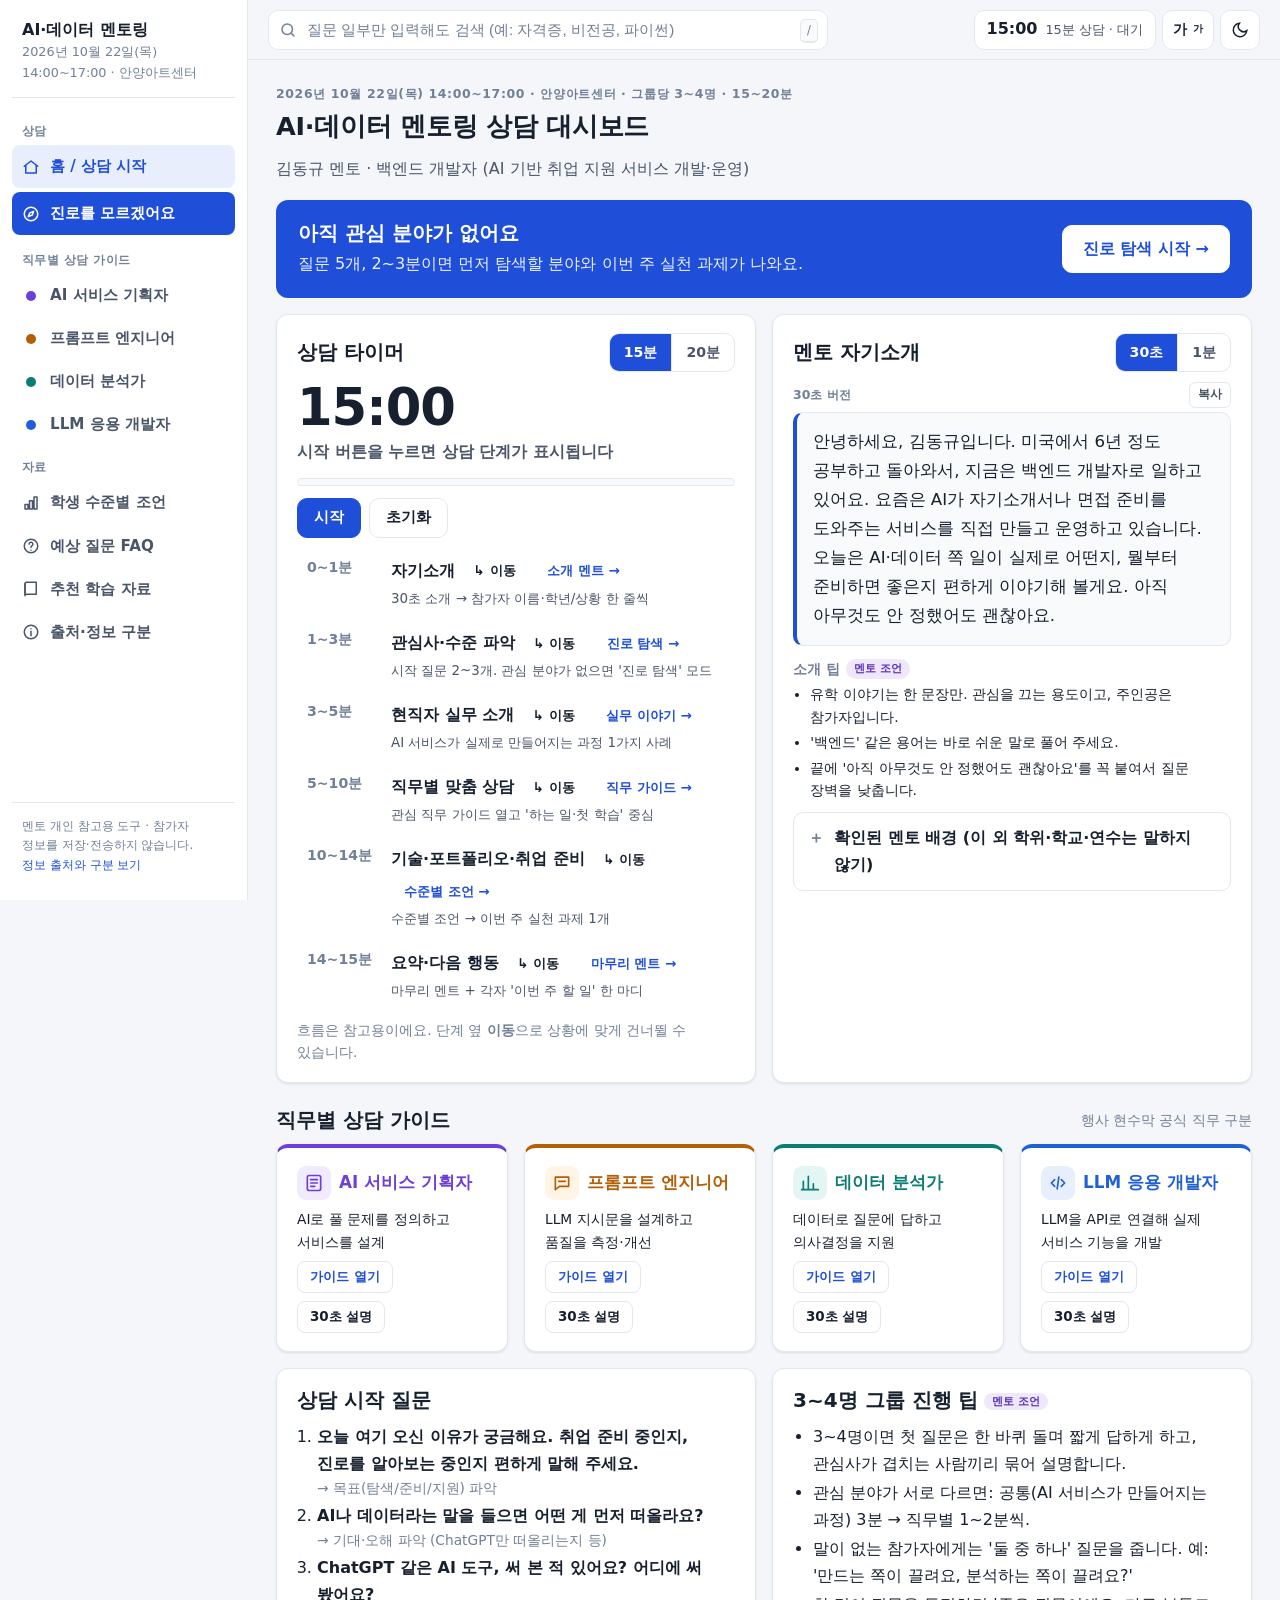
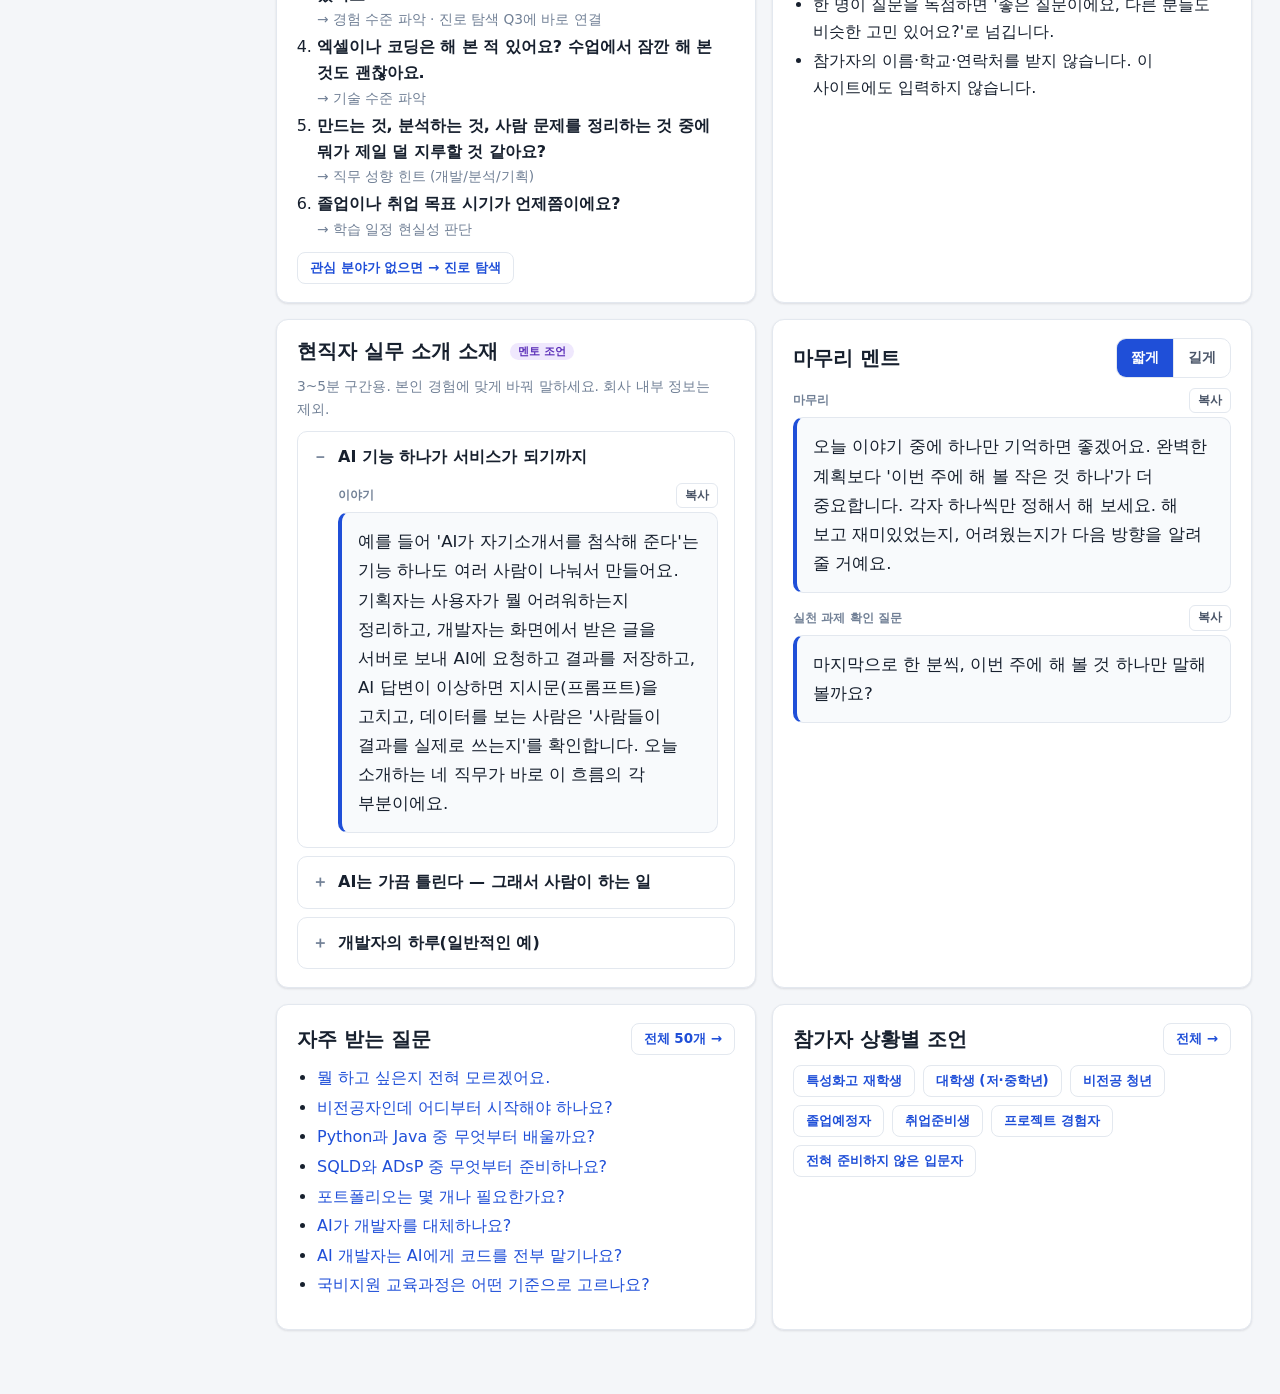
<file: anyang-ai-data-mentor-2026/mentor-offline.html>
<!doctype html>
<html lang="ko">
<head>
  <meta charset="utf-8">
  <meta name="viewport" content="width=device-width, initial-scale=1">
  <meta name="robots" content="noindex, nofollow">
  <meta name="description" content="안양시 청년 일자리박람회 AI·데이터 현직자 멘토링용 상담 대시보드 (멘토 개인 참고용)">
  <title>AI·데이터 멘토링 대시보드</title>
  <link rel="icon" href="data:image/svg+xml,%3Csvg xmlns='http://www.w3.org/2000/svg' viewBox='0 0 32 32'%3E%3Crect width='32' height='32' rx='8' fill='%231f4fd8'/%3E%3Cpath d='M9 22l4-12h2l4 12M10.5 18h7M23 10v12' stroke='white' stroke-width='2.4' fill='none' stroke-linecap='round'/%3E%3C/svg%3E">
  <style>
/* 안양 AI·데이터 멘토링 대시보드 — 외부 의존성 없음 */
:root {
  --bg: #f4f6f9;
  --surface: #ffffff;
  --surface-2: #f8fafc;
  --border: #e3e8ef;
  --text: #17202e;
  --text-2: #4a5568;
  --text-3: #718096;
  --accent: #1f4fd8;
  --accent-soft: #e8eefc;
  --on-accent: #ffffff;
  --ok: #0f7b4f;
  --warn: #b45309;
  --danger: #b42318;
  --shadow: 0 1px 2px rgba(16, 24, 40, .05), 0 1px 3px rgba(16, 24, 40, .06);
  --radius: 12px;
  --sidebar-w: 248px;
  --topbar-h: 60px;

  --violet: #6d3fd9; --violet-soft: #f1ebff;
  --amber: #b45f06;  --amber-soft: #fff4e5;
  --teal: #0b7d74;   --teal-soft: #e3f6f4;
  --blue: #1f5fd8;   --blue-soft: #e7effd;

  --tag-O: #0f6b45; --tag-O-bg: #e2f5ec;
  --tag-P: #8a4b00; --tag-P-bg: #fdf0dc;
  --tag-G: #44516a; --tag-G-bg: #eceff4;
  --tag-M: #5b2fb8; --tag-M-bg: #efe8fd;

  --fs: 16px;
  color-scheme: light;
}
@media (prefers-color-scheme: dark) {
  :root:not([data-theme="light"]) {
    --bg: #0f141b; --surface: #171e28; --surface-2: #1c2431; --border: #2a3444;
    --text: #e8edf4; --text-2: #b6c1d1; --text-3: #8b98ab;
    --accent: #7ea2ff; --accent-soft: #1d2a47; --on-accent: #0f141b;
    --shadow: none;
    --violet: #b79cff; --violet-soft: #2a2140;
    --amber: #f4b25c;  --amber-soft: #352816;
    --teal: #5fd3c6;   --teal-soft: #13302d;
    --blue: #86acff;   --blue-soft: #18284a;
    --tag-O: #7fe0b2; --tag-O-bg: #133127;
    --tag-P: #f6c27a; --tag-P-bg: #382a14;
    --tag-G: #c3ccda; --tag-G-bg: #252e3c;
    --tag-M: #c8b2ff; --tag-M-bg: #2b2242;
    color-scheme: dark;
  }
}
:root[data-theme="dark"] {
  --bg: #0f141b; --surface: #171e28; --surface-2: #1c2431; --border: #2a3444;
  --text: #e8edf4; --text-2: #b6c1d1; --text-3: #8b98ab;
  --accent: #7ea2ff; --accent-soft: #1d2a47; --on-accent: #0f141b;
  --shadow: none;
  --violet: #b79cff; --violet-soft: #2a2140;
  --amber: #f4b25c;  --amber-soft: #352816;
  --teal: #5fd3c6;   --teal-soft: #13302d;
  --blue: #86acff;   --blue-soft: #18284a;
  --tag-O: #7fe0b2; --tag-O-bg: #133127;
  --tag-P: #f6c27a; --tag-P-bg: #382a14;
  --tag-G: #c3ccda; --tag-G-bg: #252e3c;
  --tag-M: #c8b2ff; --tag-M-bg: #2b2242;
  color-scheme: dark;
}

* { box-sizing: border-box; }
html { font-size: var(--fs); -webkit-text-size-adjust: 100%; }
body {
  margin: 0; background: var(--bg); color: var(--text);
  font-family: "Pretendard", "Apple SD Gothic Neo", "Malgun Gothic", "Noto Sans KR", system-ui, -apple-system, "Segoe UI", sans-serif;
  line-height: 1.65; word-break: keep-all; overflow-wrap: anywhere;
}
a { color: var(--accent); text-decoration: none; }
a:hover { text-decoration: underline; }
button { font: inherit; color: inherit; }
h1, h2, h3, h4 { line-height: 1.35; margin: 0 0 .5em; }
h1 { font-size: 1.6rem; letter-spacing: -.01em; }
h2 { font-size: 1.25rem; }
h3 { font-size: 1.05rem; }
p { margin: 0 0 .75em; }
ul, ol { margin: 0 0 .75em; padding-left: 1.25em; }
li { margin: .2em 0; }
:focus-visible { outline: 3px solid var(--accent); outline-offset: 2px; border-radius: 6px; }
.sr-only { position: absolute; width: 1px; height: 1px; overflow: hidden; clip: rect(0 0 0 0); white-space: nowrap; }

/* ── Layout ── */
.app { display: grid; grid-template-columns: var(--sidebar-w) 1fr; min-height: 100vh; }
.sidebar {
  position: sticky; top: 0; height: 100vh; overflow-y: auto;
  background: var(--surface); border-right: 1px solid var(--border);
  padding: 16px 12px 24px; display: flex; flex-direction: column; gap: 4px;
}
.brand { padding: 4px 10px 14px; border-bottom: 1px solid var(--border); margin-bottom: 8px; }
.brand-title { font-weight: 800; font-size: 1rem; line-height: 1.3; }
.brand-sub { font-size: .8rem; color: var(--text-3); }
.nav-label { font-size: .72rem; font-weight: 700; color: var(--text-3); letter-spacing: .04em; padding: 12px 10px 4px; }
.nav-link {
  display: flex; align-items: center; gap: 10px; padding: 9px 10px; border-radius: 8px;
  color: var(--text-2); font-weight: 600; font-size: .95rem;
}
.nav-link:hover { background: var(--surface-2); text-decoration: none; color: var(--text); }
.nav-link.active { background: var(--accent-soft); color: var(--accent); }
.nav-link svg { width: 18px; height: 18px; flex: none; }
.nav-dot { width: 10px; height: 10px; border-radius: 50%; flex: none; margin: 0 4px; }
.nav-link.cta { background: var(--accent); color: var(--on-accent); margin: 4px 0; }
.nav-link.cta:hover { filter: brightness(1.08); color: var(--on-accent); }
.nav-link.cta.active { box-shadow: inset 0 0 0 2px rgba(255,255,255,.5); color: var(--on-accent); }
.sidebar-foot { margin-top: auto; padding: 14px 10px 0; font-size: .75rem; color: var(--text-3); border-top: 1px solid var(--border); }

.scrim { display: none; }
.main { grid-column: 2; min-width: 0; display: flex; flex-direction: column; }
.topbar {
  position: sticky; top: 0; z-index: 20; height: var(--topbar-h);
  display: flex; align-items: center; gap: 10px; padding: 0 20px;
  background: color-mix(in srgb, var(--bg) 88%, transparent);
  backdrop-filter: saturate(1.2) blur(8px);
  border-bottom: 1px solid var(--border);
}
.icon-btn.menu-btn { display: none; }
.search-wrap { position: relative; flex: 1; max-width: 560px; }
.search-wrap input {
  width: 100%; height: 40px; border-radius: 10px; border: 1px solid var(--border);
  background: var(--surface); color: var(--text); padding: 0 40px 0 38px; font-size: .95rem;
}
.search-wrap input::placeholder { color: var(--text-3); }
.search-wrap .s-icon { position: absolute; left: 11px; top: 11px; width: 18px; height: 18px; color: var(--text-3); pointer-events: none; }
.search-wrap kbd { position: absolute; right: 10px; top: 9px; }
kbd { font-family: inherit; font-size: .72rem; border: 1px solid var(--border); border-bottom-width: 2px; border-radius: 5px; padding: 1px 6px; color: var(--text-3); background: var(--surface-2); }
.search-pop {
  position: absolute; top: 46px; left: 0; right: 0; background: var(--surface); border: 1px solid var(--border);
  border-radius: 12px; box-shadow: 0 12px 32px rgba(16,24,40,.16); max-height: 70vh; overflow-y: auto; padding: 6px; display: none;
}
.search-pop.open { display: block; }
.sp-item { display: block; width: 100%; text-align: left; padding: 9px 10px; border-radius: 8px; border: 0; background: none; cursor: pointer; }
.sp-item:hover, .sp-item.sel { background: var(--accent-soft); }
.sp-item .sp-type { font-size: .72rem; color: var(--text-3); font-weight: 700; }
.sp-item .sp-title { font-weight: 600; font-size: .93rem; }
.sp-item .sp-snip { font-size: .82rem; color: var(--text-2); display: -webkit-box; -webkit-line-clamp: 2; -webkit-box-orient: vertical; overflow: hidden; }
.sp-foot { font-size: .78rem; color: var(--text-3); padding: 6px 10px; }

.top-tools { display: flex; align-items: center; gap: 6px; margin-left: auto; }
.mini-timer {
  display: flex; align-items: center; gap: 8px; height: 40px; padding: 0 12px; border-radius: 10px;
  border: 1px solid var(--border); background: var(--surface); cursor: pointer; font-variant-numeric: tabular-nums; white-space: nowrap;
}
.mini-timer .mt-time { font-weight: 800; font-size: 1rem; }
.mini-timer .mt-stage { font-size: .8rem; color: var(--text-2); max-width: 180px; overflow: hidden; text-overflow: ellipsis; }
.mini-timer.running { border-color: var(--accent); }
.mini-timer.over .mt-time { color: var(--danger); }
.icon-btn {
  height: 40px; min-width: 40px; padding: 0 10px; border-radius: 10px; border: 1px solid var(--border);
  background: var(--surface); cursor: pointer; display: inline-flex; align-items: center; justify-content: center; gap: 6px; font-weight: 700; font-size: .85rem;
}
.icon-btn:hover { background: var(--surface-2); }
.icon-btn svg { width: 18px; height: 18px; }

.content { padding: 24px 28px 64px; max-width: 1180px; width: 100%; }

/* ── Components ── */
.card { background: var(--surface); border: 1px solid var(--border); border-radius: var(--radius); padding: 18px 20px; box-shadow: var(--shadow); }
.card + .card { margin-top: 16px; }
.grid > .card + .card, .grid > * + .card { margin-top: 0; }
.card-head { display: flex; align-items: center; justify-content: space-between; gap: 10px; margin-bottom: 10px; flex-wrap: wrap; }
.card-head h2, .card-head h3 { margin: 0; }
.muted { color: var(--text-3); }
.small { font-size: .86rem; }
.grid { display: grid; gap: 16px; }
.g2 { grid-template-columns: repeat(2, minmax(0, 1fr)); }
.g3 { grid-template-columns: repeat(3, minmax(0, 1fr)); }
.g4 { grid-template-columns: repeat(4, minmax(0, 1fr)); }
.stack > * + * { margin-top: 16px; }
.page-head { margin-bottom: 18px; }
.page-head p { color: var(--text-2); margin: 0; }
.eyebrow { font-size: .78rem; font-weight: 800; letter-spacing: .05em; color: var(--text-3); margin-bottom: 4px; }

.btn {
  display: inline-flex; align-items: center; justify-content: center; gap: 8px; height: 40px; padding: 0 16px; border-radius: 10px;
  border: 1px solid var(--border); background: var(--surface); cursor: pointer; font-weight: 700; font-size: .93rem; white-space: nowrap;
}
.btn:hover { background: var(--surface-2); text-decoration: none; }
.btn.primary { background: var(--accent); border-color: var(--accent); color: var(--on-accent); }
.btn.primary:hover { filter: brightness(1.08); }
.btn.sm { height: 32px; padding: 0 12px; font-size: .84rem; border-radius: 8px; }
.btn.ghost { background: transparent; border-color: transparent; }
.btn[aria-pressed="true"], .btn.on { background: var(--accent-soft); border-color: var(--accent); color: var(--accent); }
.btn-row { display: flex; flex-wrap: wrap; gap: 8px; }

.seg { display: inline-flex; border: 1px solid var(--border); border-radius: 10px; overflow: hidden; background: var(--surface); }
.seg button { border: 0; background: none; padding: 7px 14px; cursor: pointer; font-weight: 700; font-size: .88rem; color: var(--text-2); }
.seg button + button { border-left: 1px solid var(--border); }
.seg button.on { background: var(--accent); color: var(--on-accent); }

.tag { display: inline-flex; align-items: center; font-size: .7rem; font-weight: 800; border-radius: 999px; padding: 1px 8px; vertical-align: 2px; margin-left: 6px; white-space: nowrap; }
.tag-O { color: var(--tag-O); background: var(--tag-O-bg); }
.tag-P { color: var(--tag-P); background: var(--tag-P-bg); }
.tag-G { color: var(--tag-G); background: var(--tag-G-bg); }
.tag-M { color: var(--tag-M); background: var(--tag-M-bg); }
.chip { display: inline-block; font-size: .8rem; padding: 2px 10px; border-radius: 999px; background: var(--surface-2); border: 1px solid var(--border); color: var(--text-2); margin: 2px 4px 2px 0; }

.script {
  background: var(--surface-2); border: 1px solid var(--border); border-left: 4px solid var(--accent);
  border-radius: 10px; padding: 14px 16px; font-size: 1.04rem; line-height: 1.75;
}
.script-label { font-size: .78rem; font-weight: 800; color: var(--text-3); margin-bottom: 4px; display: flex; justify-content: space-between; align-items: center; gap: 8px; }
.copy-btn { font-size: .75rem; border: 1px solid var(--border); background: var(--surface); border-radius: 6px; padding: 2px 8px; cursor: pointer; color: var(--text-2); }

.callout { border-radius: 10px; padding: 12px 14px; background: var(--accent-soft); color: var(--text); font-size: .93rem; }
.callout.warn { background: var(--tag-P-bg); }
.callout strong { display: block; margin-bottom: 2px; }

details.acc { border: 1px solid var(--border); border-radius: 10px; background: var(--surface); }
details.acc + details.acc { margin-top: 8px; }
details.acc > summary { list-style: none; cursor: pointer; padding: 12px 14px; font-weight: 700; display: flex; gap: 10px; align-items: flex-start; }
details.acc > summary::-webkit-details-marker { display: none; }
details.acc > summary::before { content: "＋"; color: var(--text-3); font-weight: 800; flex: none; width: 1em; }
details.acc[open] > summary::before { content: "－"; }
details.acc .acc-body { padding: 0 16px 14px 40px; }
details.acc.hl { border-color: var(--accent); box-shadow: 0 0 0 3px var(--accent-soft); }

table.tbl { width: 100%; border-collapse: collapse; font-size: .92rem; }
.tbl th, .tbl td { text-align: left; padding: 9px 10px; border-bottom: 1px solid var(--border); vertical-align: top; }
.tbl th { font-size: .8rem; color: var(--text-3); font-weight: 800; background: var(--surface-2); }
.tbl-wrap { overflow-x: auto; }

/* job color helpers */
.c-violet { --jc: var(--violet); --jcs: var(--violet-soft); }
.c-amber  { --jc: var(--amber);  --jcs: var(--amber-soft); }
.c-teal   { --jc: var(--teal);   --jcs: var(--teal-soft); }
.c-blue   { --jc: var(--blue);   --jcs: var(--blue-soft); }
.job-card { border-top: 4px solid var(--jc); display: flex; flex-direction: column; gap: 8px; }
.job-card .jc-name { font-weight: 800; color: var(--jc); font-size: 1.05rem; display: flex; align-items: center; gap: 8px; }
.job-icon { width: 34px; height: 34px; border-radius: 9px; background: var(--jcs); color: var(--jc); display: inline-flex; align-items: center; justify-content: center; flex: none; }
.job-icon svg { width: 20px; height: 20px; }
.job-hero { border-left: 6px solid var(--jc); background: linear-gradient(90deg, var(--jcs), var(--surface) 60%); }
.job-hero h1 { color: var(--jc); display: flex; align-items: center; gap: 10px; }
.sec-nav { position: sticky; top: var(--topbar-h); z-index: 10; background: var(--bg); padding: 10px 0; margin: 8px 0 4px; display: flex; gap: 6px; overflow-x: auto; scrollbar-width: thin; }
.sec-nav a { white-space: nowrap; font-size: .84rem; font-weight: 700; padding: 6px 12px; border-radius: 999px; border: 1px solid var(--border); background: var(--surface); color: var(--text-2); }
.sec-nav a:hover { border-color: var(--jc, var(--accent)); color: var(--jc, var(--accent)); text-decoration: none; }
.section { scroll-margin-top: calc(var(--topbar-h) + 60px); }
.section h2 { display: flex; align-items: center; gap: 6px; flex-wrap: wrap; }
.path-col h3 { font-size: .95rem; color: var(--jc, var(--accent)); }
.port { border: 1px solid var(--border); border-radius: 10px; padding: 14px; background: var(--surface-2); }
.port h3 { margin-bottom: 4px; }
.kv { display: grid; grid-template-columns: 84px 1fr; gap: 4px 10px; font-size: .9rem; }
.kv dt { color: var(--text-3); font-weight: 700; }
.kv dd { margin: 0; }

/* ── Timer ── */
.timer-big { font-size: 3.2rem; font-weight: 800; font-variant-numeric: tabular-nums; letter-spacing: -.02em; line-height: 1; }
.timer-big.over { color: var(--danger); }
.timer-sub { color: var(--text-2); font-weight: 600; margin-top: 6px; }
.progress { height: 8px; background: var(--surface-2); border: 1px solid var(--border); border-radius: 999px; overflow: hidden; margin: 12px 0; }
.progress > i { display: block; height: 100%; background: var(--accent); width: 0; }
.flow { list-style: none; padding: 0; margin: 0; }
.flow li { display: grid; grid-template-columns: 74px 1fr; gap: 10px; padding: 8px 10px; border-radius: 8px; margin: 2px 0; }
.flow li .fl-time { font-variant-numeric: tabular-nums; color: var(--text-3); font-weight: 700; font-size: .88rem; }
.flow li .fl-title { font-weight: 700; }
.flow li .fl-hint { font-size: .84rem; color: var(--text-2); }
.flow li.now { background: var(--accent-soft); box-shadow: inset 3px 0 0 var(--accent); }
.flow li.done .fl-title { color: var(--text-3); text-decoration: line-through; }

/* ── Explore ── */
.cta-hero {
  display: flex; align-items: center; justify-content: space-between; gap: 16px; flex-wrap: wrap;
  background: var(--accent); color: var(--on-accent); border-radius: var(--radius); padding: 20px 22px; border: 0;
}
.cta-hero h2 { color: var(--on-accent); margin: 0 0 4px; }
.cta-hero p { margin: 0; opacity: .92; }
.cta-hero .btn { background: #fff; color: var(--accent); border-color: var(--on-accent); height: 48px; font-size: 1rem; padding: 0 20px; }
.steps { display: flex; gap: 6px; margin-bottom: 14px; }
.steps i { flex: 1; height: 6px; border-radius: 999px; background: var(--border); }
.steps i.on { background: var(--accent); }
.q-title { font-size: 1.45rem; font-weight: 800; margin-bottom: 4px; }
.opt-list { display: grid; gap: 10px; margin: 16px 0; }
.opt {
  text-align: left; border: 2px solid var(--border); background: var(--surface); border-radius: 12px; padding: 14px 16px;
  font-size: 1.06rem; font-weight: 700; cursor: pointer; display: flex; align-items: center; gap: 12px; min-height: 56px;
}
.opt:hover { border-color: var(--accent); }
.opt.sel { border-color: var(--accent); background: var(--accent-soft); }
.opt .opt-n { width: 28px; height: 28px; border-radius: 50%; background: var(--surface-2); border: 1px solid var(--border); display: inline-flex; align-items: center; justify-content: center; font-size: .85rem; flex: none; }
.opt.sel .opt-n { background: var(--accent); color: var(--on-accent); border-color: var(--accent); }
.opt.unknown { border-style: dashed; color: var(--text-2); }
.result-main { border-top: 6px solid var(--jc); }
.result-main .rm-label { font-size: .8rem; font-weight: 800; color: var(--jc); }
.reason-list li { margin: 4px 0; }
.score-bars { display: grid; gap: 6px; }
.score-row { display: grid; grid-template-columns: 130px 1fr 32px; gap: 8px; align-items: center; font-size: .88rem; }
.score-row .bar { height: 10px; border-radius: 999px; background: var(--surface-2); border: 1px solid var(--border); overflow: hidden; }
.score-row .bar i { display: block; height: 100%; background: var(--jc); }
.exp-card { border-top: 4px solid var(--accent); }

/* FAQ */
.filter-row { display: flex; gap: 8px; flex-wrap: wrap; align-items: center; margin-bottom: 14px; }
.faq-short { font-size: 1.02rem; margin-bottom: 8px; }
.faq-detail { color: var(--text-2); font-size: .93rem; }
.faq-detail::before { content: "추가 설명 · "; font-weight: 800; color: var(--text-3); }
mark { background: #fff1a8; color: inherit; border-radius: 3px; padding: 0 1px; }
:root[data-theme="dark"] mark { background: #5a4b00; }
@media (prefers-color-scheme: dark) { :root:not([data-theme="light"]) mark { background: #5a4b00; } }

.level-tabs { display: flex; gap: 6px; flex-wrap: wrap; margin-bottom: 14px; }
.notice { font-size: .82rem; color: var(--text-3); border-top: 1px solid var(--border); margin-top: 28px; padding-top: 14px; }
.toast { position: fixed; bottom: 20px; left: 50%; transform: translateX(-50%); background: var(--text); color: var(--bg); padding: 8px 16px; border-radius: 999px; font-size: .88rem; font-weight: 700; z-index: 50; opacity: 0; transition: opacity .15s; pointer-events: none; }
.toast.show { opacity: 1; }

/* ── Responsive ── */
@media (max-width: 1100px) {
  .g4 { grid-template-columns: repeat(2, minmax(0, 1fr)); }
  .g3 { grid-template-columns: repeat(2, minmax(0, 1fr)); }
  .mini-timer .mt-stage { display: none; }
}
@media (max-width: 860px) {
  .app { grid-template-columns: 1fr; }
  .main { grid-column: 1; }
  .sidebar {
    position: fixed; z-index: 40; left: 0; top: 0; bottom: 0; width: min(300px, 86vw);
    transform: translateX(-102%); transition: transform .18s ease; visibility: hidden;
  }
  .sidebar.open { transform: none; visibility: visible; box-shadow: 0 0 40px rgba(0,0,0,.25); }
  .scrim { position: fixed; inset: 0; background: rgba(0,0,0,.35); z-index: 35; display: none; }
  .scrim.open { display: block; }
  .icon-btn.menu-btn { display: inline-flex; }
  .topbar { padding: 0 12px; gap: 8px; }
  .content { padding: 18px 16px 56px; }
  .g2, .g3, .g4 { grid-template-columns: 1fr; }
  .search-wrap kbd { display: none; }
  .timer-big { font-size: 2.6rem; }
  h1 { font-size: 1.35rem; }
  .q-title { font-size: 1.2rem; }
  .score-row { grid-template-columns: 110px 1fr 28px; }
  .kv { grid-template-columns: 70px 1fr; }
  .hide-sm { display: none !important; }
}
@media (max-width: 520px) {
  .mini-timer { padding: 0 8px; }
  .top-tools .icon-btn.fs { display: none; }
  details.acc .acc-body { padding-left: 16px; }
}
@media print {
  .sidebar, .topbar, .sec-nav, .btn, .copy-btn { display: none !important; }
  .app { display: block; }
  details.acc { break-inside: avoid; }
}

</style>
  <script>
    /* 테마·글자 크기는 화면 깜빡임 방지를 위해 먼저 적용 (브라우저 저장소 사용 불가 시 기본값) */
    (function () {
      try {
        var t = localStorage.getItem("md-theme"); if (t) document.documentElement.setAttribute("data-theme", t);
        var f = localStorage.getItem("md-fs"); if (f) document.documentElement.style.setProperty("--fs", f + "px");
      } catch (e) {}
    })();
  </script>
</head>
<body>
  <div class="app">
    <aside class="sidebar" id="sidebar" aria-label="주 메뉴">
      <div class="brand">
        <div class="brand-title">AI·데이터 멘토링</div>
        <div class="brand-sub" id="brandSub">안양시 청년 일자리박람회</div>
      </div>
      <nav id="nav"></nav>
      <div class="sidebar-foot">
        멘토 개인 참고용 도구 · 참가자 정보를 저장·전송하지 않습니다.<br>
        <a href="#/sources">정보 출처와 구분 보기</a>
      </div>
    </aside>
    <div class="scrim" id="scrim"></div>

    <div class="main">
      <header class="topbar">
        <button class="icon-btn menu-btn" id="menuBtn" aria-label="메뉴 열기">
          <svg viewBox="0 0 24 24" fill="none" stroke="currentColor" stroke-width="2" stroke-linecap="round"><path d="M4 6h16M4 12h16M4 18h16"/></svg>
        </button>
        <div class="search-wrap" role="search">
          <svg class="s-icon" viewBox="0 0 24 24" fill="none" stroke="currentColor" stroke-width="2" stroke-linecap="round"><circle cx="11" cy="11" r="7"/><path d="M20 20l-3.5-3.5"/></svg>
          <label for="q" class="sr-only">질문·직무·자격증 검색</label>
          <input id="q" type="search" autocomplete="off" placeholder="질문 일부만 입력해도 검색 (예: 자격증, 비전공, 파이썬)">
          <kbd>/</kbd>
          <div class="search-pop" id="searchPop" role="listbox"></div>
        </div>
        <div class="top-tools">
          <button class="mini-timer" id="miniTimer" title="상담 타이머 (홈으로 이동)">
            <span class="mt-time" id="mtTime">15:00</span>
            <span class="mt-stage" id="mtStage">대기</span>
          </button>
          <button class="icon-btn fs" id="fsBtn" title="글자 크기 변경" aria-label="글자 크기 변경">가<span style="font-size:.75em">가</span></button>
          <button class="icon-btn" id="themeBtn" title="밝게/어둡게" aria-label="밝게/어둡게 전환">
            <svg viewBox="0 0 24 24" fill="none" stroke="currentColor" stroke-width="2" stroke-linecap="round"><path d="M21 12.8A9 9 0 1 1 11.2 3a7 7 0 0 0 9.8 9.8z"/></svg>
          </button>
        </div>
      </header>
      <main class="content" id="view" tabindex="-1"></main>
    </div>
  </div>
  <div class="toast" id="toast" role="status" aria-live="polite"></div>
  <noscript><p style="padding:20px">이 대시보드는 JavaScript가 필요합니다.</p></noscript>

  <!-- 콘텐츠 데이터 (행사 직전 수정은 data 폴더의 파일만 고치면 됩니다) -->
  <script>/* data/mentor.js */
/*
 * 멘토 정보·상담 흐름·시작/마무리 멘트
 * 행사 직전 수정 포인트: 이 파일의 문장을 본인 말투로 바꾸면 사이트에 바로 반영됩니다.
 * 주의: 확인되지 않은 학위·학교·경력 연수는 넣지 마세요. 회사 내부 정보·고객 정보도 넣지 마세요.
 */
window.MD = window.MD || {};

window.MD.event = {
  title: "안양시 청년 일자리박람회 · AI·데이터 현직자 멘토링",
  date: "2026-10-22",
  dateLabel: "2026년 10월 22일(목) 14:00~17:00",
  place: "안양아트센터",
  format: "그룹당 3~4명 · 15~20분"
};

window.MD.mentor = {
  name: "김동규",
  role: "백엔드 개발자 (AI 기반 취업 지원 서비스 개발·운영)",
  facts: [
    "미국에서 약 6년간 유학",
    "현재 백엔드 개발자로 근무",
    "AI 기반 취업 지원 서비스(자기소개서·이력서·면접 관련) 개발·운영",
    "Java · Spring Boot 기반 서비스 개발",
    "SQL · 데이터베이스 · AWS 활용",
    "LLM API 기반 기능 구현, 프롬프트 개선·응답 품질·서비스 안정성 관리"
  ],
  intro30:
    "안녕하세요, 김동규입니다. 미국에서 6년 정도 공부하고 돌아와서, 지금은 백엔드 개발자로 일하고 있어요. " +
    "요즘은 AI가 자기소개서나 면접 준비를 도와주는 서비스를 직접 만들고 운영하고 있습니다. " +
    "오늘은 AI·데이터 쪽 일이 실제로 어떤지, 뭘부터 준비하면 좋은지 편하게 이야기해 볼게요. 아직 아무것도 안 정했어도 괜찮아요.",
  intro60:
    "안녕하세요, 김동규입니다. 미국에서 6년 정도 유학을 하면서 다양한 배경의 사람들과 공부했고, 지금은 한국에서 백엔드 개발자로 일하고 있어요. " +
    "백엔드는 쉽게 말하면 앱이나 웹사이트의 '보이지 않는 뒤쪽', 그러니까 데이터를 저장하고 기능이 돌아가게 만드는 부분이에요. " +
    "저는 Java와 Spring Boot로 서버를 만들고, 데이터베이스와 AWS 같은 클라우드를 다룹니다. " +
    "특히 요즘은 ChatGPT 같은 AI를 서비스에 연결해서, 자기소개서 첨삭이나 면접 연습을 도와주는 기능을 만들고 있어요. " +
    "AI 답변이 이상하게 나오면 지시문(프롬프트)을 고치고, 답변 품질을 확인하고, 서비스가 멈추지 않게 관리하는 일도 합니다. " +
    "오늘은 제가 아는 범위에서 솔직하게 말씀드릴게요. 궁금한 건 아무거나 편하게 물어보세요.",
  introTips: [
    "유학 이야기는 한 문장만. 관심을 끄는 용도이고, 주인공은 참가자입니다.",
    "'백엔드' 같은 용어는 바로 쉬운 말로 풀어 주세요.",
    "끝에 '아직 아무것도 안 정했어도 괜찮아요'를 꼭 붙여서 질문 장벽을 낮춥니다."
  ]
};

/* 상담 흐름. min은 시작 분, until은 종료 분 */
window.MD.flows = {
  15: [
    { from: 0, to: 1, title: "자기소개", hint: "30초 소개 → 참가자 이름·학년/상황 한 줄씩", link: "#/home/intro", linkLabel: "소개 멘트" },
    { from: 1, to: 3, title: "관심사·수준 파악", hint: "시작 질문 2~3개. 관심 분야가 없으면 '진로 탐색' 모드", link: "#/explore", linkLabel: "진로 탐색" },
    { from: 3, to: 5, title: "현직자 실무 소개", hint: "AI 서비스가 실제로 만들어지는 과정 1가지 사례", link: "#/home/stories", linkLabel: "실무 이야기" },
    { from: 5, to: 10, title: "직무별 맞춤 상담", hint: "관심 직무 가이드 열고 '하는 일·첫 학습' 중심", link: "#/home/jobs", linkLabel: "직무 가이드" },
    { from: 10, to: 14, title: "기술·포트폴리오·취업 준비", hint: "수준별 조언 → 이번 주 실천 과제 1개", link: "#/levels", linkLabel: "수준별 조언" },
    { from: 14, to: 15, title: "요약·다음 행동", hint: "마무리 멘트 + 각자 '이번 주 할 일' 한 마디", link: "#/home/closing", linkLabel: "마무리 멘트" }
  ],
  20: [
    { from: 0, to: 1, title: "자기소개", hint: "30초~1분 소개 → 참가자 한 줄 소개", link: "#/home/intro", linkLabel: "소개 멘트" },
    { from: 1, to: 3, title: "관심사·수준 파악", hint: "시작 질문. 관심 분야가 없으면 '진로 탐색' 모드", link: "#/explore", linkLabel: "진로 탐색" },
    { from: 3, to: 5, title: "현직자 실무 소개", hint: "실제 업무 사례 1~2가지", link: "#/home/stories", linkLabel: "실무 이야기" },
    { from: 5, to: 10, title: "직무별 맞춤 상담", hint: "직무 가이드에서 하는 일·필요 역량", link: "#/home/jobs", linkLabel: "직무 가이드" },
    { from: 10, to: 14, title: "기술·포트폴리오·취업 준비", hint: "수준별 조언, 포트폴리오 예시", link: "#/levels", linkLabel: "수준별 조언" },
    { from: 14, to: 19, title: "자유 질의응답", hint: "FAQ 검색으로 빠르게 답하기. 한 사람이 독점하지 않게 돌아가며", link: "#/faq", linkLabel: "예상 질문" },
    { from: 19, to: 20, title: "요약·다음 행동", hint: "마무리 멘트 + 각자 실천 과제 1개", link: "#/home/closing", linkLabel: "마무리 멘트" }
  ]
};

window.MD.openers = [
  { q: "오늘 여기 오신 이유가 궁금해요. 취업 준비 중인지, 진로를 알아보는 중인지 편하게 말해 주세요.", why: "목표(탐색/준비/지원) 파악" },
  { q: "AI나 데이터라는 말을 들으면 어떤 게 먼저 떠올라요?", why: "기대·오해 파악 (ChatGPT만 떠올리는지 등)" },
  { q: "ChatGPT 같은 AI 도구, 써 본 적 있어요? 어디에 써 봤어요?", why: "경험 수준 파악 · 진로 탐색 Q3에 바로 연결" },
  { q: "엑셀이나 코딩은 해 본 적 있어요? 수업에서 잠깐 해 본 것도 괜찮아요.", why: "기술 수준 파악" },
  { q: "만드는 것, 분석하는 것, 사람 문제를 정리하는 것 중에 뭐가 제일 덜 지루할 것 같아요?", why: "직무 성향 힌트 (개발/분석/기획)" },
  { q: "졸업이나 취업 목표 시기가 언제쯤이에요?", why: "학습 일정 현실성 판단" }
];

window.MD.groupTips = [
  "3~4명이면 첫 질문은 한 바퀴 돌며 짧게 답하게 하고, 관심사가 겹치는 사람끼리 묶어 설명합니다.",
  "관심 분야가 서로 다르면: 공통(AI 서비스가 만들어지는 과정) 3분 → 직무별 1~2분씩.",
  "말이 없는 참가자에게는 '둘 중 하나' 질문을 줍니다. 예: '만드는 쪽이 끌려요, 분석하는 쪽이 끌려요?'",
  "한 명이 질문을 독점하면 '좋은 질문이에요, 다른 분들도 비슷한 고민 있어요?'로 넘깁니다.",
  "참가자의 이름·학교·연락처를 받지 않습니다. 이 사이트에도 입력하지 않습니다."
];

window.MD.closings = {
  short:
    "오늘 이야기 중에 하나만 기억하면 좋겠어요. 완벽한 계획보다 '이번 주에 해 볼 작은 것 하나'가 더 중요합니다. " +
    "각자 하나씩만 정해서 해 보세요. 해 보고 재미있었는지, 어려웠는지가 다음 방향을 알려 줄 거예요.",
  long:
    "오늘 들은 직무 이름이나 기술을 다 외울 필요는 없어요. 처음부터 진로를 확실히 정하고 시작하는 사람은 거의 없고, " +
    "저도 해 보면서 방향을 잡았어요. 오늘 정한 실천 과제 하나를 일주일 안에 해 보고, 결과물을 작게라도 남겨 두세요. " +
    "그게 나중에 포트폴리오와 면접 이야기의 출발점이 됩니다. 와 줘서 고마워요.",
  actionAsk: "마지막으로 한 분씩, 이번 주에 해 볼 것 하나만 말해 볼까요?"
};

/* 현직자 실무 소개(3~5분 구간)용 이야기 소재. 사실관계는 멘토 본인이 확인 후 사용 */
window.MD.workStories = [
  {
    title: "AI 기능 하나가 서비스가 되기까지",
    text:
      "예를 들어 'AI가 자기소개서를 첨삭해 준다'는 기능 하나도 여러 사람이 나눠서 만들어요. " +
      "기획자는 사용자가 뭘 어려워하는지 정리하고, 개발자는 화면에서 받은 글을 서버로 보내 AI에 요청하고 결과를 저장하고, " +
      "AI 답변이 이상하면 지시문(프롬프트)을 고치고, 데이터를 보는 사람은 '사람들이 결과를 실제로 쓰는지'를 확인합니다. " +
      "오늘 소개하는 네 직무가 바로 이 흐름의 각 부분이에요."
  },
  {
    title: "AI는 가끔 틀린다 — 그래서 사람이 하는 일",
    text:
      "AI는 그럴듯하지만 틀린 답을 낼 때가 있어요. 그래서 현업에서는 답변을 그대로 내보내지 않고, " +
      "형식이 맞는지 검사하고, 문제가 생기면 다시 시도하거나 안내 문구를 보여 주는 장치를 만듭니다. " +
      "'AI를 잘 쓰는 것'과 'AI로 믿을 만한 서비스를 만드는 것'의 차이가 여기서 생겨요."
  },
  {
    title: "개발자의 하루(일반적인 예)",
    text:
      "일반적으로 오전에 팀 회의로 할 일을 맞추고, 기능 개발·코드 리뷰·버그 수정·문서 작성을 합니다. " +
      "AI 기능이 있으면 답변 품질이나 응답 속도, 비용도 확인해요. 회사마다 다르니 '보통 이런 일들이 섞여 있다' 정도로 들어 주세요."
  }
];

</script>
  <script>/* data/jobs.js */
/*
 * 4개 직무 상담 가이드 (행사 현수막 공식 구분)
 * 정보 구분 태그: O=공식 출처로 확인 · P=채용공고에서 관찰 · G=일반적인 학습 권장 · M=멘토 실무 조언
 * 각 섹션의 tag가 기본값이며, 항목을 {t:"문장", tag:"O"} 형태로 쓰면 개별 태그가 붙습니다.
 * 채용공고 관찰은 2026-10-21 사람인 검색 결과 카드의 태그 기준입니다(상세 요강 미확인).
 */
window.MD = window.MD || {};

window.MD.jobs = [
  /* ───────────────────────── AI 서비스 기획자 ───────────────────────── */
  {
    id: "planner",
    name: "AI 서비스 기획자",
    short: "AI로 풀 문제를 정의하고 서비스를 설계",
    color: "violet",
    aka: "회사에 따라 서비스기획자, PM(프로덕트 매니저), PO(프로덕트 오너)로 부름",
    definition:
      "사용자가 겪는 문제를 구체적으로 정의하고, AI가 그 문제를 어디까지 해결할 수 있는지 판단해 기능·화면·운영 정책으로 설계하는 직무입니다. " +
      "개발자·디자이너·데이터 담당자 사이에서 '무엇을, 왜, 어떤 순서로 만들지'를 정리합니다.",
    oneLine: "‘사람들이 뭐가 불편한지’를 찾아서, AI로 어떻게 풀지 설계도를 그리는 사람이에요.",
    tasks: {
      tag: "G",
      items: [
        "사용자 인터뷰·앱 리뷰를 보고 문제를 구체화 (예: '자소서 쓰기 어렵다' → '내 경험을 어떤 문장으로 써야 할지 모른다')",
        "기능 요구사항 작성: 입력·출력·예외 상황 정의 (AI 답변이 비었거나 이상할 때 화면에 무엇을 보여줄지)",
        "Figma 등으로 화면 흐름 프로토타입 제작 → 사용자 테스트 → 수정",
        "AI 답변 품질 기준(정확성·말투·금지 표현)을 개발자·프롬프트 담당과 합의",
        "출시 후 지표(사용률·재사용률·문의 유형)를 보고 다음 개선 우선순위 결정",
        "비용·응답 속도·개인정보 등 AI 서비스 제약 조건 검토"
      ]
    },
    fit: [
      "생활 속 불편함을 잘 발견하고 '이렇게 바꾸면 좋겠다'는 생각을 자주 하는 사람",
      "생각을 글·표·그림으로 정리하는 것을 좋아하는 사람",
      "여러 사람의 의견을 듣고 조율하는 역할이 편한 사람",
      "코딩을 깊게 하진 않더라도 기술이 어떻게 돌아가는지 이해할 의향이 있는 사람"
    ],
    competencies: {
      tag: "G",
      items: [
        "문제 정의·사용자 리서치 (인터뷰, 설문, 리뷰 분석)",
        "요구사항 문서화 (기획서, 화면설계서, 정책 문서)",
        "프로토타이핑 도구 (Figma 등)",
        { t: "데이터 기반 판단: 지표 해석, SQL 기초 — 신입 AI서비스 기획(PM/PO) 공고 카드에 'SQL', 'SaaS', 'PM' 태그가 함께 표시됨", tag: "P" },
        "AI의 기술적 한계 이해: 틀린 답(환각), 응답 지연, 호출 비용, 개인정보",
        "개발자·디자이너와의 커뮤니케이션"
      ],
      posting:
        "사람인 'AI 서비스 기획' 검색(2026-10-21) 상위 15건 중 '신입' 표기는 1건, 대부분 경력 1~5년 이상 또는 경력무관. " +
        "→ 신입은 서비스기획·PM 신입, 인턴, 체험형 인턴으로 들어가 AI 프로젝트를 맡는 경로도 함께 보세요."
    },
    firstSkill: {
      name: "문제 정의 + 1장 기획서",
      why: "도구보다 '누구의 어떤 문제를 왜 풀어야 하는지'를 설명하는 능력이 기획의 출발점입니다. 그다음 Figma로 화면을 그립니다."
    },
    levelPath: {
      tag: "G",
      beginner: [
        "AI 서비스 3개를 직접 써 보고 '좋은 점·불편한 점·내가 바꾸고 싶은 점'을 표로 정리",
        "서비스 분석 글 1편 작성 (A4 1장)",
        "Figma 기초: 화면 3장 그려 보기"
      ],
      intermediate: [
        "기획서 템플릿(문제 → 대상 사용자 → 핵심 기능 → 예외 처리 → 성공 지표)으로 1건 작성",
        "프로토타입을 지인 5명에게 테스트하고 수정 전후 기록",
        "SQL 기초(SELECT·GROUP BY)로 간단한 지표 직접 뽑아 보기"
      ],
      jobseeker: [
        "포트폴리오 2건을 '문제 → 가설 → 설계 → 검증 → 배운 점' 구조로 정리",
        "지원 회사 서비스를 분석한 개선 제안서 1건 준비",
        "AI 한계(오답·비용·개인정보)를 고려한 설계 사례를 면접용으로 정리"
      ]
    },
    roadmap: [
      { period: "1~2주", goal: "AI 서비스 사용·분석", todo: "서비스 3개 분석 노트" },
      { period: "3~4주", goal: "문제 정의·기획서", todo: "1장 기획서 + 사용자 인터뷰 3~5명" },
      { period: "5~8주", goal: "프로토타입·테스트", todo: "Figma 화면 흐름 + 사용자 테스트 기록" },
      { period: "9~12주", goal: "데이터 기초·포트폴리오", todo: "SQL 기초, 포트폴리오 문서 2건" }
    ],
    portfolios: [
      {
        title: "생활 속 문제 AI 해결 기획서",
        desc: "학교·동네·아르바이트에서 겪는 문제 1개를 골라 인터뷰 5명 → 기능 정의 → AI가 틀렸을 때 대응 → Figma 화면.",
        output: "기획서 PDF + Figma 링크 + 인터뷰 요약",
        point: "AI가 실패하는 상황까지 설계했는지가 차별점"
      },
      {
        title: "기존 AI 서비스 개선 제안",
        desc: "실제 앱 리뷰 50개를 불만 유형별로 분류 → 가장 큰 문제 1개 선택 → 개선 기능과 기대 지표 제안.",
        output: "리뷰 분류표(스프레드시트) + 개선 제안서",
        point: "근거(리뷰 데이터)와 측정 방법(지표)을 함께 제시"
      },
      {
        title: "노코드 AI 프로토타입",
        desc: "AI 도구나 노코드 툴로 간단한 동작 시제품을 만들어 3~5명이 써 보게 하고 피드백 반영.",
        output: "시연 영상 또는 링크 + 테스트 결과",
        point: "직접 만들어 보면 개발자와 대화할 때 기술 이해도를 보여줄 수 있음"
      }
    ],
    certs: [
      { name: "필수 자격증 없음", status: "", use: "기획 직무는 자격증보다 기획 문서·프로토타입 등 결과물로 평가받는 경우가 일반적입니다.", limit: "", tag: "G" },
      { name: "SQLD / ADsP", status: "국가공인 (한국데이터산업진흥원)", use: "데이터를 근거로 대화할 수 있다는 보조 신호", limit: "기획 역량 자체를 증명하지는 않음. 결과물이 먼저", tag: "O" },
      { name: "컴퓨터활용능력", status: "대한상공회의소 시행 국가기술자격", use: "문서·엑셀 기본기 증명, 특성화고 학생에게 현실적인 목표", limit: "기획 직무 평가에서 비중은 크지 않음", tag: "G" }
    ],
    courses: {
      tag: "G",
      items: [
        "고용24 훈련 검색에서 '서비스 기획', 'PM', 'UX', 'AI 서비스' 키워드로 검색 → 아래 '교육과정 고르는 기준'으로 비교",
        "Figma 공식 도움말(help.figma.com)로 기본 사용법 학습",
        "AI 서비스 이해: 공식 프롬프트 가이드(Anthropic 문서 등)로 LLM이 어떻게 동작하고 왜 틀리는지 이해"
      ]
    },
    postings: {
      keywords: ["AI 서비스 기획", "서비스기획 신입", "PM 신입", "PO", "AX 기획", "체험형 인턴 기획"],
      how: [
        "사람인·잡코리아·원티드 등에서 위 키워드로 검색하고 '신입'·'경력무관' 필터 적용",
        "공고 10개의 '자격요건'과 '우대사항'을 표로 모아 반복되는 단어를 세어 보기 → 그게 지금 시장이 원하는 역량",
        "관심 기업 공식 채용 페이지와 기술·디자인 블로그에서 실제 기획 사례 확인"
      ]
    },
    interview: [
      "문제를 어떻게 발견했고, 그게 진짜 문제라는 근거(인터뷰·데이터)가 무엇이었는지",
      "AI가 틀리거나 느릴 때를 고려해 어떻게 설계했는지",
      "사용자 테스트 후 무엇을 바꿨는지 (전/후 비교)",
      "개발자·디자이너와 의견이 달랐을 때 어떻게 조율했는지"
    ],
    mistakes: [
      "화면만 예쁘게 그리고 '왜 이 기능인지' 설명이 없음",
      "'AI가 알아서 다 해준다'는 전제로 기획 → 오답·비용·개인정보 고려 없음",
      "근거 없이 '사람들이 원할 것 같다'로 문제 정의",
      "기능만 나열하고 성공을 무엇으로 측정할지(지표) 없음"
    ],
    qna: [
      { q: "기획자는 코딩을 몰라도 되나요?", a: "직접 개발할 필요는 없지만, API·데이터베이스·AI 호출 비용 같은 기본 개념은 알아야 개발자와 현실적인 일정을 맞출 수 있어요. 간단한 노코드 프로토타입을 만들어 보는 정도면 큰 도움이 됩니다." },
      { q: "문과·비전공자도 가능한가요?", a: "전공으로 제한되는 직무는 아니에요. 다만 '문제 정의와 설계를 해 본 결과물'로 보여줘야 하니 작은 기획서와 프로토타입부터 만들어 보세요." },
      { q: "신입 공고가 적던데요?", a: "오늘 확인한 검색 결과에서도 경력 공고가 많았어요. 서비스기획·PM 신입, 인턴으로 시작해 AI 프로젝트 경험을 쌓는 경로도 같이 보세요." }
    ],
    scripts: [
      { label: "30초 설명", text: "AI 서비스 기획자는 '사람들이 뭐가 불편한지'를 찾아서 AI로 어떻게 해결할지 설계도를 그리는 사람이에요. 직접 코딩은 하지 않아도 되지만, AI가 틀릴 때 어떻게 할지까지 생각해야 해요. 처음에는 쓰고 있는 앱 하나를 골라서 '이건 왜 불편할까'를 한 장으로 정리해 보는 것부터 시작하면 좋아요." },
      { label: "60초 피드백 (관심 있는 참가자)", text: "기획에 관심 있다면 좋은 출발이에요. 기획자는 결과물로 평가받기 때문에 자격증보다 '내가 정의한 문제와 설계'를 보여주는 문서가 중요해요. 이번 주에 자주 쓰는 AI 앱 하나를 골라 불편한 점 세 가지를 적고, 그중 하나를 어떻게 고칠지 화면을 손으로라도 그려 보세요. 거기에 '이 기능이 성공했는지 뭘로 확인할까'까지 적으면 그게 포트폴리오 첫 장이에요. 나중에 SQL 기초를 배우면 데이터로 근거를 대는 기획자가 될 수 있어요." },
      { label: "현실 조언 (취준생)", text: "AI 서비스 기획은 신입 공고가 많지 않은 편이라, 서비스기획·PM 신입이나 인턴 공고도 함께 보세요. 포트폴리오에는 AI가 틀렸을 때 어떻게 처리할지까지 설계한 흔적을 꼭 넣으세요. 그게 일반 기획과 AI 기획을 구분하는 포인트예요." }
    ]
  },

  /* ───────────────────────── 프롬프트 엔지니어 ───────────────────────── */
  {
    id: "prompt",
    name: "프롬프트 엔지니어",
    short: "LLM 지시문을 설계하고 품질을 측정·개선",
    color: "amber",
    aka: "독립 직무명보다 AI 서비스 기획·AI 개발·AI Agent 엔지니어 업무의 일부로 포함되는 경우가 많음",
    definition:
      "LLM(대규모 언어모델)이 원하는 결과를 안정적으로 내도록 지시문(프롬프트)·예시·출력 형식을 설계하고, " +
      "테스트 데이터로 품질을 측정해 개선하는 일입니다. '한 번 잘 나온 프롬프트'가 아니라 '여러 입력에서 꾸준히 잘 나오는 프롬프트'를 만드는 것이 핵심입니다.",
    oneLine: "AI한테 일을 시키는 ‘지시문’을 설계하고, 그게 정말 잘 되는지 시험해서 고치는 사람이에요.",
    distinction: {
      tag: "P",
      text:
        "사람인 '프롬프트 엔지니어' 검색(2026-10-21) 결과 135건 중 상위 15건을 보면, 직무명이 '프롬프트 엔지니어'인 공고는 2건이고 " +
        "나머지는 AI Agent 엔지니어, AI 서비스 기획, 업무자동화·AI 구축 담당 등 다른 직무명이었습니다. " +
        "→ 프롬프트 설계는 여러 AI 직무에 들어가는 '필수 업무 역량'이고, 독립 직무로만 취업을 노리기보다 기획·개발·데이터 직무와 결합하는 전략이 현실적입니다."
    },
    tasks: {
      tag: "G",
      items: [
        "역할·평가 기준·출력 형식을 담은 프롬프트 설계 (예: 자기소개서 첨삭 — 무엇을 기준으로 어떤 형식으로 피드백할지)",
        "테스트 입력 30~100개를 모아 개선 전후 결과 비교",
        "어려운 입력(너무 짧은 글, 관계없는 질문, 개인정보가 섞인 글) 대응 규칙 설계",
        "개발 연동을 위해 출력 형식(JSON 등)을 안정화",
        "모델을 바꾸거나 업데이트할 때 같은 테스트로 품질 재확인",
        "비용·응답 속도를 고려해 프롬프트 길이와 구조 최적화"
      ]
    },
    fit: [
      "글을 정확하게 쓰고, 애매한 표현을 싫어하는 사람",
      "AI 도구를 이것저것 실험해 보는 걸 즐기는 사람",
      "결과를 비교·기록하는 꼼꼼함이 있는 사람",
      "특정 분야(교육, 법률, 의료, 마케팅 등) 지식을 AI와 결합하고 싶은 사람"
    ],
    competencies: {
      tag: "G",
      items: [
        "LLM 동작 이해: 토큰, 컨텍스트, 틀린 답(환각), 설정값(temperature 등)에 따른 변화",
        "명확한 글쓰기와 지시 구조화 (역할, 단계, 예시, 출력 형식)",
        { t: "평가 설계: 성공 기준을 먼저 정하고, 실제 입력 분포와 어려운 사례를 포함한 테스트셋으로 측정 — Anthropic 공식 문서가 프롬프트 개선의 전제 조건으로 제시", tag: "O" },
        { t: "채점 방식 선택: 코드 기반(정확 일치) → LLM 채점 → 사람 채점 순으로 단순하고 신뢰할 수 있는 방법 우선 — Anthropic 공식 문서", tag: "O" },
        "기초 Python 또는 스프레드시트로 결과 정리·자동 비교",
        "도메인 지식 (어떤 답이 '좋은 답'인지 판단할 수 있는 분야 지식)"
      ],
      posting:
        "같은 검색에서 AI Agent 엔지니어 공고 카드에 Python, Docker, Git 태그가 함께 표시됨 → 프롬프트 + 기초 개발 역량 조합이 유리."
    },
    firstSkill: {
      name: "같은 작업을 프롬프트 3가지 버전으로 테스트해 표로 비교하기",
      why: "프롬프트 엔지니어링의 본질은 '감'이 아니라 '비교와 측정'입니다. 결과를 기록하는 습관이 첫 번째 기술입니다."
    },
    levelPath: {
      tag: "G",
      beginner: [
        "ChatGPT·Claude 등으로 같은 질문을 지시 방식만 바꿔 3번 해 보고 차이 기록",
        "공식 프롬프트 가이드(Anthropic, OpenAI 문서) 읽고 기법 3가지 정리",
        "일상 작업 1개(요약, 일정표 등)에 대해 '좋은 답의 조건' 3가지 정의"
      ],
      intermediate: [
        "테스트 입력 30개 + 채점 기준표 만들기, v1→v3 개선 기록",
        "출력 형식(JSON 등) 고정, 실패 사례 분류",
        "Python 기초로 API 호출·결과 저장 자동화 맛보기"
      ],
      jobseeker: [
        "프롬프트 개선 리포트 1건(개선 전후 수치 포함)을 포트폴리오로 정리",
        "기획 또는 개발 직무와 결합한 프로젝트 1건 (예: 프롬프트 + 간단한 웹 기능)",
        "'프롬프트로 해결할 문제 vs 다른 방법(모델 변경·데이터·개발)으로 풀 문제' 판단 기준 정리"
      ]
    },
    roadmap: [
      { period: "1~2주", goal: "LLM 감 잡기", todo: "공식 가이드 읽기 + 프롬프트 비교 실험 10회" },
      { period: "3~4주", goal: "평가 기준 만들기", todo: "작업 1개 선정, 테스트 입력 30개, 채점 기준표" },
      { period: "5~8주", goal: "개선 사이클", todo: "v1→v3 개선, 결과표, 실패 사례 분류" },
      { period: "9~12주", goal: "결합 역량", todo: "Python 기초 자동화 또는 기획서와 결합한 포트폴리오" }
    ],
    portfolios: [
      {
        title: "프롬프트 개선 리포트",
        desc: "작업 1개(예: 고객 문의 유형 분류, 자기소개서 피드백)를 정하고 테스트 입력 30~50개로 v1→v3 개선. 각 버전의 정확도·형식 준수율을 표로.",
        output: "리포트(문서) + 테스트셋(스프레드시트) + 프롬프트 버전 기록",
        point: "'좋아졌다'가 아니라 '몇 개 중 몇 개가 좋아졌다'로 말할 수 있어야 함"
      },
      {
        title: "자동 채점 도구",
        desc: "정답이 있는 항목은 코드로 자동 비교, 애매한 항목은 채점 기준표로 평가하는 간단한 도구.",
        output: "Python 노트북 또는 스프레드시트 + 사용법",
        point: "프롬프트와 평가를 함께 다룰 줄 안다는 증거"
      },
      {
        title: "실패 사례 모음과 대응 규칙",
        desc: "AI가 틀리거나 형식을 어긴 사례를 유형별로 모으고, 각 유형에 대한 프롬프트·처리 규칙 정리.",
        output: "실패 유형표 + 개선 전후 예시",
        point: "실무에서 가장 많이 하는 일이 바로 이것"
      }
    ],
    certs: [
      { name: "국가 공인 표준 자격 확인 안 됨", status: "", use: "2026-10-21 기준 프롬프트 엔지니어링 국가자격·국가공인 자격은 확인하지 못했습니다.", limit: "민간자격은 다수 있을 수 있으나, 등록 여부는 민간자격정보서비스(한국직업능력연구원)에서 직접 확인하세요. 채용에서의 인정 정도는 확인되지 않았습니다.", tag: "G" },
      { name: "ADsP", status: "국가공인 (한국데이터산업진흥원)", use: "데이터·분석 기초 개념 학습에 도움", limit: "프롬프트 역량을 직접 증명하지 않음", tag: "O" }
    ],
    courses: {
      tag: "G",
      items: [
        "Anthropic 공식 문서: 프롬프트 엔지니어링 개요, 테스트·평가 설계 가이드 (영문, 무료)",
        "OpenAI 공식 문서의 프롬프트·평가(evals) 가이드 (영문, 무료) — 참고: OpenAI는 Evals 플랫폼을 2026년 10월 31일 읽기 전용, 11월 30일 종료 예정이라고 공지",
        "고용24에서 'AI 활용', '생성형 AI', 'LLM' 키워드 훈련과정 검색 → 실습·평가 방법이 구체적인지 확인"
      ]
    },
    postings: {
      keywords: ["프롬프트 엔지니어", "AI Agent", "생성형 AI", "LLM", "AI 업무자동화", "AX"],
      how: [
        "직무명 '프롬프트 엔지니어'만 찾지 말고 위 키워드로 넓게 검색",
        "공고 본문에 '프롬프트', '평가', '품질' 같은 단어가 업무에 포함되는지 확인",
        "기획·개발·데이터 직무 공고 중 프롬프트 업무가 포함된 것을 함께 지원 대상으로"
      ]
    },
    interview: [
      "프롬프트를 바꿔서 품질이 얼마나 개선됐는지 숫자로 (예: 형식 오류 30개 중 12개 → 2개)",
      "실패 사례를 어떻게 분류하고 대응했는지",
      "프롬프트로 해결하지 않고 다른 방법을 택한 판단 경험",
      "개인정보·민감 정보를 프롬프트에 넣지 않도록 한 조치"
    ],
    mistakes: [
      "'멋진 프롬프트 모음'만 있고 평가·비교 기록이 없음",
      "한두 번 실험해 보고 '잘 된다'고 결론",
      "사용한 모델·날짜·설정을 기록하지 않아 재현 불가",
      "독립 직무 공고만 기다리며 결합 역량(기획·개발·데이터)을 안 쌓음",
      "실제 개인정보를 그대로 AI에 입력"
    ],
    qna: [
      { q: "프롬프트 엔지니어로만 취업할 수 있나요?", a: "독립 직무 공고는 많지 않은 편이에요. 오늘 검색해 본 결과도 대부분 AI 기획·개발 공고 안에 프롬프트 업무가 들어 있었어요. 프롬프트 역량 + 기획이나 개발 중 하나를 같이 준비하는 걸 권해요." },
      { q: "ChatGPT를 잘 쓰면 프롬프트 엔지니어인가요?", a: "출발점은 맞지만, 직무로서는 '여러 입력에서 꾸준히 잘 나오는지 측정하고 개선하는 것'까지가 일이에요. 테스트셋과 비교표를 만들어 보면 차이를 체감할 수 있어요." },
      { q: "영어를 잘해야 하나요?", a: "한국어로도 충분히 연습할 수 있어요. 다만 최신 공식 문서가 영어인 경우가 많아 번역 도구를 활용해 읽는 습관을 들이면 좋아요." }
    ],
    scripts: [
      { label: "30초 설명", text: "프롬프트 엔지니어는 AI에게 일을 시키는 지시문을 설계하고, 그게 정말 잘 되는지 여러 번 시험해서 고치는 사람이에요. 한 번 잘 나오는 게 아니라 100번 해도 잘 나오게 만드는 게 핵심이에요. 요즘은 독립 직무보다 기획자나 개발자가 함께 하는 업무인 경우가 많아요." },
      { label: "60초 피드백 (AI 도구를 많이 써 본 참가자)", text: "AI 도구를 많이 써 봤다면 이미 좋은 출발점에 있어요. 한 단계 올라가려면 '기록하고 비교하기'를 해 보세요. 예를 들어 요약을 시키는 작업 하나를 정하고, 지시문을 세 가지로 바꿔서 같은 글 10개에 돌려 보고, 어떤 게 더 나았는지 표로 정리하는 거예요. 그 표가 바로 포트폴리오가 됩니다. 그리고 프롬프트만으로 취업하기보다 기획이나 개발 중 하나를 같이 배우면 선택지가 훨씬 넓어져요." },
      { label: "현실 조언", text: "‘프롬프트 엔지니어’라는 이름의 공고는 많지 않아요. 대신 AI를 쓰는 거의 모든 직무에서 이 역량이 필요해요. 그래서 이력서에는 '프롬프트를 개선해서 결과가 이만큼 좋아졌다'는 숫자 하나를 꼭 넣으세요." }
    ]
  },

  /* ───────────────────────── 데이터 분석가 ───────────────────────── */
  {
    id: "analyst",
    name: "데이터 분석가",
    short: "데이터로 질문에 답하고 의사결정을 지원",
    color: "teal",
    aka: "데이터 분석가, BI 분석가, 비즈니스 분석가 등. 데이터 사이언티스트·데이터 엔지니어와 구분",
    definition:
      "데이터를 모으고 정리해 '왜 매출이 줄었나?', '어떤 사용자가 떠나나?' 같은 질문에 근거로 답하고, 그 결과를 이해하기 쉽게 전달해 의사결정을 돕는 직무입니다.",
    oneLine: "데이터에서 ‘왜 이런 일이 생겼는지’를 찾아서, 다른 사람이 결정할 수 있게 설명해 주는 사람이에요.",
    tasks: {
      tag: "G",
      items: [
        "SQL로 데이터베이스에서 주간·월간 지표 추출",
        "대시보드 제작·관리 (매출, 사용자 수, 전환율 등)",
        "가설 세우고 검증: '신규 기능을 쓴 사용자가 더 오래 남는가?'",
        "A/B 테스트 결과 해석, 이탈·재구매 분석",
        "분석 결과를 보고서·발표로 전달",
        "AI 서비스라면: 기능별 사용률, AI 답변 재요청 비율 등으로 품질 신호 파악"
      ]
    },
    fit: [
      "숫자·표를 보면 규칙이나 이상한 점을 찾고 싶어지는 사람",
      "'정말 그런가?'를 확인해야 마음이 놓이는 사람",
      "엑셀로 정리하는 게 귀찮기보다 깔끔해서 좋은 사람",
      "복잡한 것을 그래프 한 장으로 설명하는 걸 좋아하는 사람"
    ],
    competencies: {
      tag: "G",
      items: [
        "SQL (데이터 추출의 기본 — 분석가 업무의 출발점)",
        "Excel / Google Sheets (피벗테이블, 함수, 차트)",
        "Python + pandas (표 데이터 읽기·필터링·집계·결합·시각화)",
        "기초 통계: 평균·중앙값·분산, 상관과 인과의 차이, 가설 검정 개념",
        "시각화와 BI 도구 (대시보드)",
        "비즈니스 이해와 결과 전달력"
      ],
      posting:
        "사람인 '데이터분석가 신입' 검색(2026-10-21) 상위 10건 카드 태그: 데이터분석·데이터시각화·Python·빅데이터·AI가 반복 등장. 대부분 '신입·경력' 동시 모집 형태."
    },
    firstSkill: {
      name: "SQL (SELECT → GROUP BY → JOIN 순서)",
      why: "회사 데이터는 대부분 데이터베이스에 있고, 꺼내는 언어가 SQL입니다. 프로그래머스 'SQL 고득점 Kit'도 SELECT → 집계 → GROUP BY → NULL → JOIN → 문자열·날짜 순으로 구성되어 있습니다."
    },
    levelPath: {
      tag: "G",
      beginner: [
        "엑셀/구글시트로 내 한 달 소비나 관심 데이터 정리 → 피벗테이블·차트 1개",
        "SQL 기초 문법(SELECT, WHERE, ORDER BY) 연습 문제 풀기",
        "공공데이터포털에서 관심 데이터 1개 내려받아 열어 보기"
      ],
      intermediate: [
        "SQL GROUP BY·JOIN까지, 문제 30개 이상",
        "Python pandas 공식 입문 튜토리얼(읽기 → 선택 → 시각화 → 집계 → 결합)",
        "질문 → 가설 → 분석 → 결론 구조로 미니 분석 보고서 1건"
      ],
      jobseeker: [
        "공개 데이터 분석 프로젝트 2건(하나는 SQL 중심, 하나는 Python 중심)",
        "SQLD 또는 ADsP 중 목표에 맞는 것 1개",
        "분석 결과를 1페이지 요약 + 대시보드로 전달하는 연습"
      ]
    },
    roadmap: [
      { period: "1~2주", goal: "엑셀 + 데이터 감각", todo: "개인 데이터 정리, 피벗·차트" },
      { period: "3~6주", goal: "SQL", todo: "SELECT → GROUP BY → JOIN 문제 풀이" },
      { period: "7~10주", goal: "Python·pandas·통계 기초", todo: "pandas 입문 튜토리얼, 기초 통계 개념" },
      { period: "11~14주", goal: "프로젝트·자격증", todo: "공공데이터 분석 프로젝트 + SQLD/ADsP 준비" }
    ],
    portfolios: [
      {
        title: "공공데이터 분석 프로젝트",
        desc: "공공데이터포털(data.go.kr)에서 관심 주제(예: 우리 지역 버스 이용, 청년 고용 통계) 데이터를 받아 질문 3개를 세우고 답하기.",
        output: "분석 노트북 또는 보고서 + 그래프 + 결론과 한계",
        point: "'무엇이 궁금했고 → 어떻게 확인했고 → 그래서 무엇을 제안하는지'가 보여야 함"
      },
      {
        title: "SQL 분석 프로젝트",
        desc: "공개 데이터셋을 데이터베이스에 넣고, 비즈니스 질문 10개를 SQL로 답하기 (예: 월별 매출 상위 카테고리).",
        output: "질문별 SQL + 결과표 + 해석",
        point: "SQL 실력을 가장 직접적으로 보여주는 방법"
      },
      {
        title: "대시보드 + 인사이트 1장",
        desc: "같은 데이터를 대시보드로 만들고, 의사결정자가 읽을 1페이지 요약 작성.",
        output: "대시보드 링크/캡처 + 1페이지 요약",
        point: "분석가는 전달력까지 평가받음"
      }
    ],
    certs: [
      { name: "SQLD (SQL 개발자)", status: "국가공인 (공인 제2022-04호, 한국데이터산업진흥원)", use: "SQL 기초 역량을 서류에서 보여주는 대표 자격. 분석가 지망이면 먼저 고려할 만함", limit: "실제 데이터로 질문에 답하는 분석 능력을 대신하지 않음. 프로젝트와 함께 제시", tag: "O" },
      { name: "ADsP (데이터 분석 준전문가)", status: "국가공인 (공인 제2022-05호, 한국데이터산업진흥원)", use: "데이터 이해·처리·분석 기획·분석 개념을 넓게 학습", limit: "실습보다 개념 중심. 도구 활용 능력은 별도로 보여줘야 함", tag: "O" },
      { name: "빅데이터분석기사", status: "국가기술자격", use: "빅데이터 분석 기획·탐색·모델링·결과 해석 평가", limit: "응시자격 요건이 있을 수 있으니 공식 안내에서 확인. 입문 단계라면 SQLD/ADsP가 더 접근하기 쉬움", tag: "O" },
      { name: "컴퓨터활용능력", status: "국가기술자격 (대한상공회의소)", use: "엑셀 활용 증명, 특성화고·사무직 연계에 유용", limit: "분석가 채용에서 핵심 평가 요소는 아님", tag: "G" }
    ],
    certNote: "시험 일정·응시료·합격 기준은 매년 바뀔 수 있으므로 데이터자격검정 공식 사이트(dataq.or.kr)에서 직접 확인하세요. (2026-10-21 자동 조회가 차단되어 세부 수치는 이 사이트에 넣지 않았습니다.)",
    courses: {
      tag: "G",
      items: [
        "프로그래머스 SQL 고득점 Kit (무료 문제, SELECT·GROUP BY·JOIN 등 카테고리)",
        "pandas 공식 Getting started 튜토리얼 (영문, 무료)",
        "Kaggle Learn 무료 강의 (Python, Pandas, Data Visualization 등, 영문)",
        "고용24에서 '데이터 분석', '빅데이터' K-디지털 트레이닝·내일배움카드 과정 검색"
      ]
    },
    postings: {
      keywords: ["데이터 분석가 신입", "데이터분석", "BI", "데이터 시각화", "그로스 분석", "체험형 인턴 데이터"],
      how: [
        "공고 10개의 자격요건에서 SQL·Python·Excel·통계·BI 도구 언급 횟수를 세어 우선순위 정하기",
        "'데이터 엔지니어', '데이터 사이언티스트' 공고와 요구 역량이 다르니 구분해서 읽기",
        "공공기관 체험형 인턴(데이터·빅데이터 직무)도 경험 쌓기 경로로 확인"
      ]
    },
    interview: [
      "분석 질문을 어떻게 정했는지, 왜 그 질문이 중요했는지",
      "데이터 정제 과정에서 만난 문제(결측치, 이상치)와 처리 방법",
      "결과가 예상과 달랐을 때 어떻게 해석했는지",
      "분석 결과로 어떤 행동을 제안했는지"
    ],
    mistakes: [
      "도구 공부만 하고 '질문'이 없는 분석",
      "그래프만 잔뜩 나열하고 결론이 없음",
      "상관관계를 인과관계로 단정",
      "데이터 출처·전처리 과정 기록 없음",
      "온라인 예제 코드를 그대로 가져와 본인이 설명하지 못함"
    ],
    qna: [
      { q: "통계를 잘 몰라도 되나요?", a: "입문 단계에서는 평균·중앙값·분포, 상관과 인과의 차이 정도로 시작해도 충분해요. 실무에서 필요한 만큼 단계적으로 늘려 가면 됩니다." },
      { q: "SQLD와 ADsP 중 뭐부터요?", a: "분석가 지망이고 SQL을 배우는 중이면 SQLD를 먼저 권해요. 실무에서 바로 쓰는 SQL 학습과 이어지기 때문이에요. 분석 전반 개념을 먼저 잡고 싶다면 ADsP도 괜찮아요. 자격증보다 프로젝트가 먼저라는 건 공통이에요." },
      { q: "데이터 사이언티스트랑 뭐가 달라요?", a: "회사마다 다르지만 일반적으로 분석가는 질문에 답하고 의사결정을 돕는 쪽, 사이언티스트는 머신러닝 모델을 만들고 예측하는 쪽 비중이 큽니다. 입문은 분석가 역량(SQL·통계·시각화)이 공통 기반이에요." }
    ],
    scripts: [
      { label: "30초 설명", text: "데이터 분석가는 데이터에서 '왜 이런 일이 생겼는지'를 찾아서 다른 사람이 결정할 수 있게 설명해 주는 사람이에요. 회사 데이터를 꺼내는 SQL, 정리하는 엑셀이나 파이썬, 그리고 결과를 그래프로 보여주는 능력이 필요해요. 시작은 엑셀로 내 데이터를 정리해 보는 것부터 해도 충분해요." },
      { label: "60초 피드백 (관심 있는 참가자)", text: "숫자 보는 걸 좋아한다면 분석가 쪽을 탐색해 볼 만해요. 순서는 엑셀 → SQL → 파이썬을 추천해요. 특히 SQL은 분석가가 매일 쓰는 언어라서 먼저 익히면 좋아요. 자격증은 SQLD가 SQL 공부와 이어져서 시작하기 좋고요. 그런데 면접에서 더 중요한 건 '내가 무슨 질문을 했고 데이터로 어떻게 답했는지'예요. 공공데이터포털에서 관심 있는 데이터 하나 골라서 질문 세 개에 답해 보는 걸 이번 달 목표로 해 보세요." },
      { label: "현실 조언 (자격증만 준비 중인 참가자)", text: "자격증은 서류에서 도움이 될 수 있지만, 자격증만으로 분석 능력을 증명하긴 어려워요. SQLD를 공부하고 있다면 그 SQL로 실제 공개 데이터에 질문 10개를 던져서 답해 보세요. 그게 자격증을 '살아 있는 경험'으로 바꾸는 방법이에요." }
    ]
  },

  /* ───────────────────────── LLM 응용 개발자 ───────────────────────── */
  {
    id: "llmdev",
    name: "LLM 응용 개발자",
    short: "LLM을 API로 연결해 실제 서비스 기능을 개발",
    color: "blue",
    aka: "AI 서비스 개발자, AI 백엔드 개발자, AI Agent 엔지니어 등. 모델을 처음부터 만드는 AI 연구직과는 다름",
    definition:
      "이미 만들어진 LLM을 API로 연결해 사용자가 쓰는 서비스 기능으로 만드는 개발자입니다. " +
      "백엔드 개발 역량(서버·데이터베이스·API·배포) 위에 LLM의 특성(틀린 답, 응답 지연, 비용, 형식 불안정)을 다루는 능력을 더한 직무입니다.",
    oneLine: "ChatGPT 같은 AI를 앱이나 웹사이트 안에 넣어서, 실제로 사람들이 쓸 수 있는 기능으로 만드는 개발자예요.",
    tasks: {
      tag: "M",
      items: [
        "서버(Java/Spring Boot, Python 등)에서 LLM API를 호출해 기능 구현 (예: 자기소개서 첨삭, 면접 질문 생성)",
        "프롬프트 템플릿을 코드와 분리해 관리하고 버전 기록",
        "응답이 느리거나 실패할 때: 타임아웃·재시도·안내 메시지 처리",
        "AI 응답 형식 검증 (JSON 파싱 실패, 빈 응답 처리)",
        "RAG: 문서를 검색해 관련 내용을 함께 넣어 답변 정확도 높이기",
        "호출량·비용·오류율 모니터링, 개인정보 마스킹, 클라우드(AWS 등) 배포·운영"
      ]
    },
    fit: [
      "직접 만들고, 안 되면 원인을 찾아 고치는 과정이 재미있는 사람",
      "'이게 어떻게 돌아가는 거지?'가 궁금한 사람",
      "오류 메시지를 보고 검색해서 해결하는 걸 끈기 있게 하는 사람",
      "AI를 '쓰는' 것보다 '서비스에 넣는' 것에 관심 있는 사람"
    ],
    competencies: {
      tag: "G",
      items: [
        "프로그래밍 언어 1개 깊게 (Python 또는 Java)",
        "HTTP와 REST API 개념, API 호출·서버 구현",
        "데이터베이스와 SQL",
        "LLM API 연동, 프롬프트 관리",
        "RAG 개념: 임베딩, 벡터 검색, 문서 분할",
        "오류 처리와 테스트, Git",
        "배포·운영 기초 (Docker, 클라우드)",
        { t: "신입 공고 카드 태그 예: 'AI 서비스 백엔드(Java/Spring) 개발자' — Java·Docker·JPA·Kubernetes / 'AI 개발자(LLM)' — Python·머신러닝·ETL / 'AI Agent Engineer' — Python·Docker·Git", tag: "P" }
      ],
      posting:
        "사람인 'LLM 개발 신입' 검색(2026-10-21) 상위 15건 중 '신입' 또는 '신입·경력' 표기 9건. 백엔드/서버개발 태그가 자주 함께 등장 → 백엔드 기본기가 중요."
    },
    firstSkill: {
      name: "프로그래밍 언어 1개 + HTTP API 호출",
      why: "LLM 기능도 결국 'API에 요청을 보내고 응답을 처리하는 코드'입니다. 입문은 Python이 문법이 간결해 시작하기 쉽고, 국내 백엔드 취업을 목표로 하면 Java·Spring도 많이 쓰입니다."
    },
    levelPath: {
      tag: "G",
      beginner: [
        "Python 공식 자습서 앞부분(자료형·조건문·반복문·함수)",
        "간단한 프로그램 3개 (계산기, 할 일 목록, 파일 정리)",
        "HTTP가 무엇인지, 웹 요청·응답 구조 이해"
      ],
      intermediate: [
        "웹 프레임워크(FastAPI/Flask 또는 Spring Boot)로 API 서버 + DB 연결",
        "LLM API 호출 기능 1개 구현 (API 키는 환경변수로, 절대 GitHub에 올리지 않기)",
        "에러 처리·로그·간단한 테스트 작성"
      ],
      jobseeker: [
        "RAG 또는 LLM 기능이 들어간 서비스를 배포해 URL로 보여주기",
        "README에 구조도·기술 선택 이유·문제 해결 과정 정리",
        "코딩 테스트·CS 기초(자료구조, 네트워크, DB) 병행"
      ]
    },
    roadmap: [
      { period: "1~4주", goal: "언어 기초", todo: "Python(또는 Java) 기초 문법 + 작은 프로그램 3개" },
      { period: "5~8주", goal: "웹·API·DB", todo: "API 서버 + DB CRUD + Git 사용" },
      { period: "9~12주", goal: "LLM 연동", todo: "LLM API 기능, 프롬프트 관리, 오류 처리" },
      { period: "13~16주", goal: "RAG·배포", todo: "문서 검색 + 답변, 배포, README" }
    ],
    portfolios: [
      {
        title: "문서 Q&A 챗봇 (RAG)",
        desc: "공개 문서(학교 공지, 공공기관 안내서 등)를 넣고 질문하면 관련 부분을 찾아 답변 + 출처 표시. 문서에 없으면 '모른다'고 답하게.",
        output: "배포 URL + GitHub + README(구조도, 실패 사례)",
        point: "출처 표시와 '모를 때 모른다고 하기'가 품질의 핵심"
      },
      {
        title: "LLM 기능이 들어간 웹 서비스",
        desc: "예: 면접 예상 질문 생성기 — 사용자가 직무를 입력하면 질문 생성, 결과 저장, 오류·지연 처리.",
        output: "API 서버 + DB + 배포 URL",
        point: "AI 호출보다 '실패했을 때의 처리'와 '데이터 저장 구조'를 설명할 수 있어야 함"
      },
      {
        title: "프롬프트 평가 자동화",
        desc: "테스트 입력을 일괄로 LLM에 보내고 결과를 기준에 따라 자동 채점해 버전별로 비교.",
        output: "스크립트 + 결과 리포트",
        point: "프롬프트 엔지니어링 역량까지 함께 보여줌"
      }
    ],
    certs: [
      { name: "정보처리기사", status: "국가기술자격 (Q-Net)", use: "일부 기업·공공기관에서 서류 요건 또는 우대사항으로 쓰임. CS 기초 정리에 도움", limit: "실무 코딩 능력을 증명하지는 않음. 응시자격 요건이 있으니 Q-Net에서 확인", tag: "G" },
      { name: "SQLD", status: "국가공인 (한국데이터산업진흥원)", use: "DB·SQL 기초 정리", limit: "개발 포트폴리오를 대신하지 않음", tag: "O" },
      { name: "클라우드 자격 (AWS 등)", status: "민간(벤더) 자격", use: "배포·클라우드 개념 학습 동기", limit: "실제로 배포해 본 경험이 없으면 의미가 약함", tag: "G" }
    ],
    courses: {
      tag: "G",
      items: [
        "Python 공식 자습서 (한국어 번역 제공, docs.python.org/ko) — 다른 언어 경험자용이라 완전 입문자는 입문 강의와 병행",
        "LLM 제공사 공식 API 문서 (Anthropic, OpenAI 등)",
        "고용24 K-디지털 트레이닝에서 '백엔드', 'AI 서비스 개발', 'LLM' 과정 검색 → 프로젝트·배포까지 하는지 확인"
      ]
    },
    postings: {
      keywords: ["LLM 개발 신입", "AI 서비스 개발", "AI 백엔드", "AI Agent", "백엔드 신입", "Python 백엔드", "Java Spring 신입"],
      how: [
        "'LLM'만 검색하면 연구직(Research Engineer)도 섞여 나옴 → '서비스 개발', '백엔드'와 함께 검색",
        "개발자 전문 채용 플랫폼(예: 점핏)에서 기술스택 필터로 Python/Java 확인",
        "공고의 기술 스택을 모아 '내가 가진 것 / 없는 것'으로 나눠 학습 계획에 반영"
      ]
    },
    interview: [
      "AI 응답이 실패하거나 느릴 때 어떻게 처리했는지",
      "왜 그 기술(언어·DB·구조)을 선택했는지",
      "AI가 짜 준 코드라도 한 줄씩 설명할 수 있는지",
      "API 키·개인정보 같은 보안 처리를 어떻게 했는지",
      "배포 후 발생한 문제와 해결 과정"
    ],
    mistakes: [
      "튜토리얼 코드를 그대로 따라 하고 끝냄 (내 문제로 변형하지 않음)",
      "API 키를 코드에 넣어 GitHub에 공개 — 비용 피해로 이어질 수 있음",
      "정상 동작만 구현하고 오류·지연 처리 없음",
      "로컬에서만 동작, 배포 안 함 / README 없음",
      "AI 코딩 도구가 만든 코드를 설명하지 못함"
    ],
    qna: [
      { q: "AI 개발하려면 수학을 잘해야 하나요?", a: "LLM을 '활용'하는 응용 개발은 수학보다 프로그래밍·API·DB 기본기가 더 중요해요. 모델 자체를 연구·개발하는 직무는 선형대수·확률 등 수학이 많이 필요합니다. 방향에 따라 다릅니다." },
      { q: "Python과 Java 중 뭐부터요?", a: "처음 코딩이면 Python이 문법이 간결해 시작하기 쉬워요. 국내 백엔드 개발자 취업이 목표라면 Java·Spring도 많이 쓰여요. 중요한 건 하나를 끝까지 해서 뭔가를 완성해 보는 거예요." },
      { q: "AI가 코드를 다 짜 주는데 개발 공부가 필요한가요?", a: "현업에서도 AI 코딩 도구를 많이 써요. 하지만 그 코드가 맞는지 판단하고, 문제가 생겼을 때 고치고, 서비스 전체 구조를 설계하는 건 사람이 해요. 그 판단력을 기르려면 기본기가 필요합니다." }
    ],
    scripts: [
      { label: "30초 설명", text: "LLM 응용 개발자는 ChatGPT 같은 AI를 앱이나 웹사이트 안에 넣어서, 실제로 사람들이 쓸 수 있는 기능으로 만드는 개발자예요. 저도 이 일을 하고 있는데, AI를 연결하는 것보다 AI가 느리거나 틀릴 때 서비스가 멈추지 않게 만드는 게 더 어려워요. 시작은 프로그래밍 언어 하나부터예요." },
      { label: "60초 피드백 (코딩 경험 있는 참가자)", text: "코딩을 해 봤다면 다음 단계는 '작은 서비스 하나 완성'이에요. 서버를 만들고, 데이터베이스에 저장하고, 거기에 AI API 호출 기능을 하나 붙여서 실제 주소로 배포까지 해 보세요. 이때 API 키는 절대 GitHub에 올리면 안 되고요. 면접에서는 '어떻게 만들었는지'보다 'AI가 실패했을 때 어떻게 처리했는지'를 물어보는 경우가 많아요. 그걸 README에 꼭 정리해 두세요." },
      { label: "입문자에게", text: "코딩을 아직 안 해 봤다면 먼저 파이썬으로 계산기나 할 일 목록 같은 아주 작은 프로그램을 만들어 보세요. 재미있으면 그때 웹과 API로 넘어가면 돼요. 처음부터 AI 개발을 목표로 잡기보다 '만드는 게 재밌는지'를 먼저 확인하는 게 순서예요." }
    ]
  }
];

</script>
  <script>/* data/explore.js */
/*
 * 진로 탐색 모드 (진로 미결정자용)
 * 추천 로직은 아래 'points' 표가 전부입니다. 숨은 가중치나 AI 판단은 없습니다.
 *  - Q1, Q2: 흥미·업무 방식 → 해당 직무 +2점
 *  - Q3: 현재 경험 → 해당 직무 +1점 (경험이 있는 쪽을 체험하기 쉬우므로)
 *  - Q4, Q5: 직무 점수에 영향 없음. 결과에서 '무엇을 먼저 보여줄지'와 '실천 과제 크기'만 결정
 *  - 동점: Q2 응답 직무 → Q1 응답 직무 → 기획자·분석가·프롬프트·개발자 순
 *  - Q1·Q2가 모두 '모르겠어요'면 직무를 추천하지 않고 체험 A·B·C 제안
 */
window.MD = window.MD || {};

window.MD.explore = {
  mentorScript: {
    start:
      "아직 관심 분야가 정해지지 않았어도 괜찮습니다. AI 분야에도 다양한 직무가 있고, 처음부터 모든 걸 알고 선택하는 사람은 많지 않아요. " +
      "간단히 몇 가지 질문을 해 보면서 어떤 활동이 흥미로울지 같이 살펴볼게요. 정답은 없고, 잘 모르겠으면 '모르겠다'고 해도 돼요.",
    groupTip:
      "그룹 진행: 질문을 소리 내어 읽고 한 명씩 손가락으로 번호만 말하게 하세요. 화면은 대표 1명(또는 가장 고민이 큰 참가자) 기준으로 진행하고, " +
      "다른 참가자 답은 '나는 다르다'만 확인해 결과 화면에서 직무 버튼으로 바로 비교합니다.",
    resultIntro:
      "지금 답해 준 내용을 바탕으로 보면, 먼저 이쪽을 한번 체험해 볼 만해요. 이건 적성 검사 결과가 아니라 '어디부터 찾아볼까'에 대한 출발점이에요. 해 보고 아니면 다른 쪽으로 바꾸면 됩니다.",
    allUnknown:
      "지금 모르는 게 당연해요. 그래서 오늘은 직업을 고르기보다, 일주일 동안 세 가지 중 하나를 가볍게 해 보는 걸 제안할게요. " +
      "해 보고 '이건 시간 가는 줄 몰랐다' 싶은 게 있으면 그게 다음 대화의 출발점이에요."
  },

  questions: [
    {
      id: "q1",
      title: "어떤 활동이 상대적으로 흥미로운가요?",
      help: "'잘하는 것'이 아니라 '덜 지루한 것'을 골라도 됩니다.",
      options: [
        { id: "a", label: "사람들의 불편함을 찾아 해결 방법 생각하기", points: { planner: 2 }, reason: "불편함을 찾고 해결책을 생각하는 활동 → 기획" },
        { id: "b", label: "자료·숫자를 보고 규칙이나 패턴 찾기", points: { analyst: 2 }, reason: "자료에서 패턴을 찾는 활동 → 데이터 분석" },
        { id: "c", label: "컴퓨터로 무언가 직접 만들기", points: { llmdev: 2 }, reason: "직접 만드는 활동 → 개발" },
        { id: "d", label: "AI 도구를 사용해 작업을 더 편하게 만들기", points: { prompt: 2 }, reason: "AI 도구로 작업을 개선하는 활동 → 프롬프트" },
        { id: "u", label: "아직 잘 모르겠어요", points: {}, reason: "", unknown: true }
      ]
    },
    {
      id: "q2",
      title: "어떤 업무 방식이 더 끌리나요?",
      help: "직감으로 골라도 괜찮아요.",
      options: [
        { id: "a", label: "아이디어를 정리하고 설계하기", points: { planner: 2 }, reason: "정리·설계하는 업무 방식 → 기획" },
        { id: "b", label: "자료를 비교하고 근거를 찾아 판단하기", points: { analyst: 2 }, reason: "근거로 판단하는 업무 방식 → 데이터 분석" },
        { id: "c", label: "직접 프로그램을 만들고 오류 해결하기", points: { llmdev: 2 }, reason: "만들고 오류를 고치는 업무 방식 → 개발" },
        { id: "d", label: "다양한 AI 도구를 실험하고 개선하기", points: { prompt: 2 }, reason: "AI를 실험·개선하는 업무 방식 → 프롬프트" },
        { id: "u", label: "아직 잘 모르겠어요", points: {}, reason: "", unknown: true }
      ]
    },
    {
      id: "q3",
      title: "현재 경험은 어느 정도인가요?",
      help: "수업에서 잠깐 해 본 것도 경험이에요.",
      options: [
        { id: "none", label: "관련 경험이 전혀 없음", points: {}, reason: "", level: "none" },
        { id: "ai", label: "ChatGPT 같은 AI 도구만 사용해 봄", points: { prompt: 1 }, reason: "AI 도구 사용 경험 → 프롬프트 체험이 쉬움", level: "ai" },
        { id: "excel", label: "Excel이나 간단한 데이터 작업 경험", points: { analyst: 1 }, reason: "엑셀·데이터 경험 → 분석 체험이 쉬움", level: "excel" },
        { id: "code", label: "Python·Java 등 코딩 학습 경험", points: { llmdev: 1 }, reason: "코딩 학습 경험 → 개발 체험이 쉬움", level: "code" },
        { id: "project", label: "프로젝트 수행 경험", points: {}, reason: "", level: "project" },
        { id: "u", label: "말하기 어려워요 / 잘 모르겠어요", points: {}, reason: "", unknown: true, level: "none" }
      ]
    },
    {
      id: "q4",
      title: "현재 가장 중요한 목표는 무엇인가요?",
      help: "결과 화면에서 무엇을 먼저 보여줄지만 바뀝니다.",
      options: [
        { id: "know", label: "어떤 직무가 있는지 알아보기", focus: "know" },
        { id: "fit", label: "적성에 맞는 분야 찾기", focus: "fit" },
        { id: "study", label: "취업을 위한 기술 공부 시작", focus: "study" },
        { id: "portfolio", label: "포트폴리오 준비", focus: "portfolio" },
        { id: "apply", label: "당장 취업 지원 준비", focus: "apply" },
        { id: "u", label: "아직 잘 모르겠어요", focus: "fit", unknown: true }
      ]
    },
    {
      id: "q5",
      title: "지금 현실적으로 학습할 수 있는 시간은 어느 정도인가요?",
      help: "실천 과제의 크기만 조절합니다. 적어도 괜찮아요.",
      options: [
        { id: "t1", label: "일주일에 1~2시간", size: "light" },
        { id: "t2", label: "일주일에 3~5시간", size: "standard" },
        { id: "t3", label: "일주일에 6시간 이상", size: "heavy" },
        { id: "u", label: "아직 정하지 못함", size: "light", unknown: true }
      ]
    }
  ],

  tieOrder: ["planner", "analyst", "prompt", "llmdev"],
  /* 2순위 점수가 0일 때 '함께 탐색'으로 보여줄 인접 직무 */
  neighbor: { planner: "prompt", prompt: "planner", analyst: "planner", llmdev: "prompt" },
  neighborReason: {
    planner: "AI 서비스 기획과 프롬프트 설계는 'AI가 어떻게 답해야 하는가'를 함께 다룹니다.",
    prompt: "프롬프트 설계는 AI 서비스 기획 업무에 자주 포함됩니다.",
    analyst: "데이터로 근거를 찾는 능력은 서비스 기획에서도 핵심입니다.",
    llmdev: "LLM 기능을 개발하면 프롬프트 설계·평가를 직접 하게 됩니다."
  },

  /* 직무별 탐색 결과 카드 (입문자 눈높이) */
  cards: {
    planner: {
      what: "사람들이 겪는 불편함을 찾아서, AI로 어떻게 해결할지 기능과 화면을 설계합니다.",
      skills: ["문제를 구체적으로 정의하기", "생각을 문서·그림으로 정리하기", "사람들 의견 듣고 조율하기"],
      first: {
        none: "자주 쓰는 앱 하나를 골라 '불편한 점 3가지'를 적어 보세요.",
        ai: "ChatGPT를 쓰면서 불편했던 점을 3가지 적고, 하나를 고칠 화면을 손으로 그려 보세요.",
        excel: "앱 리뷰 20개를 시트에 옮겨 불만 유형별로 분류해 보세요.",
        code: "만들고 싶은 기능의 '기획서 1장'을 먼저 쓰고, 그 다음 만들어 보세요.",
        project: "지난 프로젝트를 '문제 → 해결 → 결과' 기획 문서로 다시 정리해 보세요."
      },
      week: {
        light: "앱 1개 골라 불편한 점 3가지 + 개선 아이디어 1개를 메모 (1~2시간)",
        standard: "친구·가족 3명에게 그 불편함을 물어보고, 개선 화면을 종이나 Figma로 그리기 (3~5시간)",
        heavy: "인터뷰 5명 → 1장 기획서(문제·사용자·기능·AI가 틀릴 때 대응·성공 지표) 완성 (6시간+)"
      },
      say: "답해 준 걸 보면 '불편함을 찾아서 해결 방법을 정리하는 일'에 관심이 있어 보여요. 그런 일을 하는 직무가 AI 서비스 기획자예요. 이번 주에 자주 쓰는 앱 하나의 불편한 점 세 가지만 적어 보고, 그게 재미있었는지 확인해 보세요."
    },
    prompt: {
      what: "AI에게 일을 시키는 지시문을 설계하고, 여러 번 시험해서 더 잘 되게 고칩니다.",
      skills: ["명확하게 글로 지시하기", "결과를 비교·기록하기", "AI가 틀리는 패턴 찾기"],
      first: {
        none: "AI 도구에 같은 질문을 말투만 바꿔 3번 해 보고 차이를 적어 보세요.",
        ai: "자주 시키는 작업 하나를 지시문 3가지 버전으로 바꿔 보고, 어떤 게 나았는지 표로 정리해 보세요.",
        excel: "지시문 버전별 결과를 스프레드시트에 기록하고 점수를 매겨 보세요.",
        code: "Python으로 같은 지시문을 여러 입력에 반복 실행해 결과를 저장해 보세요.",
        project: "프로젝트에 AI를 쓴 부분이 있다면 개선 전후를 숫자로 비교해 보세요."
      },
      week: {
        light: "작업 1개(예: 뉴스 요약)를 지시문 2가지로 비교해 보기 (1~2시간)",
        standard: "같은 작업을 입력 10개 × 지시문 3가지로 시험하고 결과표 만들기 (3~5시간)",
        heavy: "입력 30개 + 채점 기준표를 만들고 v1→v3 개선 기록 (6시간+)"
      },
      say: "AI 도구를 실험하는 데 관심이 있어 보여요. AI에게 일을 잘 시키는 지시문을 설계하고 테스트하는 일을 프롬프트 엔지니어링이라고 해요. 요즘은 기획자나 개발자도 같이 하는 일이라 어떤 직무로 가든 도움이 돼요. 이번 주에 같은 작업을 지시문 두세 가지로 비교해 보세요."
    },
    analyst: {
      what: "데이터를 정리하고 분석해서 '왜 이런 일이 생겼는지'를 찾아 설명합니다.",
      skills: ["숫자·표에서 패턴 찾기", "근거를 갖고 판단하기", "그래프로 설명하기"],
      first: {
        none: "한 달 동안의 내 소비나 공부 시간을 구글 시트에 적고 그래프 1개를 만들어 보세요.",
        ai: "AI에게 '엑셀 피벗테이블 쓰는 법'을 물어보며 내 데이터로 직접 따라 해 보세요.",
        excel: "공공데이터포털에서 관심 데이터 1개를 받아 피벗테이블과 차트로 질문 1개에 답해 보세요.",
        code: "Python pandas로 공공데이터를 읽어 집계·그래프를 만들어 보세요.",
        project: "프로젝트 데이터를 다시 보고 '숫자로 말할 수 있는 결과'를 찾아 정리해 보세요."
      },
      week: {
        light: "내 일주일 데이터(소비·공부·수면 등)를 시트에 적고 그래프 1개 (1~2시간)",
        standard: "공공데이터 1개 받아서 질문 2개 세우고 피벗·차트로 답하기 (3~5시간)",
        heavy: "위 작업 + SQL 기초 문제 20개 풀기 (6시간+)"
      },
      say: "자료를 비교하고 근거를 찾는 데 관심이 있어 보여요. 데이터에서 이유를 찾아 설명하는 직무가 데이터 분석가예요. 이번 주에 내 생활 데이터 하나를 시트에 정리하고 그래프를 만들어 보세요. 해 보고 재미있으면 SQL로 넘어가면 됩니다."
    },
    llmdev: {
      what: "AI를 앱·웹사이트에 연결해서 사람들이 쓸 수 있는 기능을 프로그램으로 만듭니다.",
      skills: ["프로그래밍", "오류 원인 찾아 고치기", "서비스 구조 이해하기"],
      first: {
        none: "웹 기반 Python 학습 환경에서 '이름 입력하면 인사하는 프로그램'을 만들어 보세요.",
        ai: "AI에게 도움을 받아 Python으로 계산기를 만들되, 코드 한 줄씩 무슨 뜻인지 물어보세요.",
        excel: "엑셀로 하던 반복 작업 하나를 Python으로 자동화해 보세요.",
        code: "작은 웹 API 서버를 만들고 LLM API 호출 기능을 하나 붙여 보세요. (API 키는 공개 금지)",
        project: "기존 프로젝트에 AI 기능 하나를 추가하고, 실패했을 때 처리까지 구현해 보세요."
      },
      week: {
        light: "Python 기초 문법(변수·조건문) 따라 하고 아주 작은 프로그램 1개 (1~2시간)",
        standard: "계산기 또는 할 일 목록 프로그램 완성하기 (3~5시간)",
        heavy: "위 프로그램 + GitHub에 올리고 README 쓰기 (6시간+)"
      },
      say: "직접 만들고 고치는 데 관심이 있어 보여요. AI를 실제 서비스에 넣는 개발자를 LLM 응용 개발자라고 해요. 저도 이 일을 하고 있어요. 이번 주에 파이썬으로 아주 작은 프로그램 하나를 만들어 보고, 만드는 과정이 재미있었는지 확인해 보세요."
    }
  },

  /* 모든 응답이 '모르겠음'일 때 제안하는 3가지 입문 체험 */
  experiences: [
    {
      id: "A",
      title: "체험 A — AI 활용",
      desc: "ChatGPT 같은 AI 도구로 일상 문제 하나를 해결해 보기",
      examples: ["여행 계획 세우기", "긴 글 요약하기", "시험 공부 계획 만들기", "두 제품 비교하기"],
      time: "30분~1시간",
      level: "★☆☆ 쉬움",
      prep: "스마트폰 또는 노트북, AI 도구 계정 (무료 버전 가능 · 개인정보 입력 금지)",
      output: "AI에게 시킨 지시문과 결과를 캡처 + '더 잘 시키려면 어떻게 바꿀지' 한 줄",
      relates: ["prompt", "planner"],
      check: "AI 답을 더 좋게 만들려고 지시문을 고치는 과정이 재미있었나요?"
    },
    {
      id: "B",
      title: "체험 B — 데이터 분석",
      desc: "Excel이나 Google Sheets로 간단한 데이터를 정리하고 그래프 만들기",
      examples: ["한 달 소비 기록", "학교 설문 결과", "관심 분야 공개 데이터(공공데이터포털)"],
      time: "1~2시간",
      level: "★★☆ 보통",
      prep: "Excel 또는 Google Sheets (무료), 정리할 데이터",
      output: "정리된 표 + 그래프 1개 + '그래서 알게 된 점' 한 줄",
      relates: ["analyst"],
      check: "데이터를 정리하다가 '어? 이건 왜 이렇지?' 하는 궁금증이 생겼나요?"
    },
    {
      id: "C",
      title: "체험 C — 프로그래밍",
      desc: "Python 입문 환경이나 웹 기반 학습 도구로 간단한 프로그램 만들기",
      examples: ["계산기", "할 일 목록", "파일 이름 일괄 변경 같은 간단한 자동화"],
      time: "1~3시간",
      level: "★★☆ 보통",
      prep: "노트북 + 웹 브라우저 (설치 없이 쓸 수 있는 웹 기반 Python 환경 가능)",
      output: "동작하는 프로그램 + 실행 화면 캡처",
      relates: ["llmdev"],
      check: "오류가 났을 때 답답함보다 '고쳐 보고 싶다'는 마음이 컸나요?"
    }
  ],
  afterExperience:
    "체험 후 확인할 것: ① 시간 가는 줄 몰랐던 활동 ② 다시 해 보고 싶은 활동 ③ 가장 답답했던 순간. " +
    "①·②가 겹치는 활동이 다음 탐색 방향입니다. 어떤 것도 재미없었다면 그것도 중요한 정보예요 — AI·데이터 외 분야도 함께 보세요.",

  /* Q4(목표)에 따라 결과 화면에서 강조할 내용 */
  focusText: {
    know: "목표가 '직무 알아보기'라서 각 직무가 실제로 하는 일을 먼저 보여드려요.",
    fit: "목표가 '적성 찾기'라서 직접 해 볼 수 있는 실천 과제를 먼저 보여드려요.",
    study: "목표가 '기술 공부 시작'이라서 첫 학습 방법과 로드맵 연결을 먼저 보여드려요.",
    portfolio: "목표가 '포트폴리오'라서 직무 가이드의 포트폴리오 예시로 바로 연결해요.",
    apply: "목표가 '당장 지원'이라서 채용공고 확인 방법·면접 어필 포인트로 연결해요. 탐색 단계 답변이 많다면 지원 직무를 좁히는 것부터 함께 하세요."
  },
  sizeLabel: { light: "주 1~2시간 기준", standard: "주 3~5시간 기준", heavy: "주 6시간 이상 기준" },
  weakSignalNote:
    "흥미 관련 답변 중 하나만 방향을 가리켜서 근거가 약한 편이에요. 결과를 '직무'보다 '이번 주 체험 과제'로 받아들이도록 안내하세요."
};

</script>
  <script>/* data/levels.js */
/*
 * 상황별 진로 피드백 (학생 수준별 조언)
 * 원칙: 전공·학력만으로 가능성을 단정하지 않는다. 대부분 G(일반 권장) + M(멘토 조언) 성격입니다.
 */
window.MD = window.MD || {};

window.MD.levels = [
  {
    id: "vocational",
    name: "특성화고 재학생",
    tagline: "일찍 시작한 만큼 '작은 결과물'을 많이 쌓을 수 있는 시기",
    check: [
      "졸업 후 바로 취업 / 진학 후 취업 / 일학습병행 중 어떤 경로를 고려하는지",
      "학교에서 배우는 과목(프로그래밍, 데이터베이스, 사무자동화 등)이 무엇인지",
      "학교 취업지원실·현장실습 연계 기업이 있는지"
    ],
    priority: [
      "학교 수업에서 만든 결과물을 사진·캡처와 함께 기록하기 (나중에 포트폴리오가 됨)",
      "엑셀·문서 작성 기본기 + 프로그래밍 언어 1개 기초",
      "학교에서 준비 가능한 자격증은 '서류 기본기'로 활용 (예: 컴퓨터활용능력, 정보처리 관련 자격 — 응시 요건은 Q-Net에서 확인)"
    ],
    notNow: [
      "딥러닝 수학, 논문 같은 연구 영역",
      "비싼 유료 강의를 여러 개 동시에 결제하기",
      "남과 비교해서 조급해하기"
    ],
    project: "학교 생활 문제(급식 메뉴 투표, 동아리 출석 관리 등)를 엑셀이나 간단한 프로그램으로 해결해 보기",
    resources: ["Python 공식 자습서(한국어)", "프로그래머스 SQL 고득점 Kit", "공공데이터포털"],
    caution: [
      "현장실습·채용 연계 기업의 근무 조건(업무 내용, 근로계약)을 꼭 확인하고, 학교 선생님과 상의하기",
      "'고졸이라 안 된다'고 스스로 단정하지 않기 — 공고마다 학력 조건이 다르니 직접 확인"
    ],
    week: "학교에서 만든 결과물 1개를 골라 '무엇을 / 왜 / 어떻게 만들었는지' 3줄로 기록하기",
    say: "고등학생 때부터 이런 고민을 하는 것 자체가 큰 장점이에요. 지금은 거창한 것보다 수업에서 만든 걸 하나씩 기록해 두는 게 가장 중요해요. 그게 나중에 면접에서 이야기할 재료가 됩니다."
  },
  {
    id: "college",
    name: "대학생 (저·중학년)",
    tagline: "시간이 있는 지금, 여러 방향을 '작게' 시험해 볼 시기",
    check: [
      "전공과 관심 직무의 거리 (가깝다면 심화, 멀다면 복수전공·교양·동아리 활용)",
      "졸업까지 남은 학기와 방학 일정",
      "학교 프로그램: 캡스톤, 학회·동아리, 교내 공모전, 현장실습"
    ],
    priority: [
      "관심 직무 2개를 골라 한 학기씩 작은 프로젝트로 체험",
      "기초 체력: 프로그래밍 1개 + SQL 기초 + 글쓰기",
      "팀 프로젝트 경험 (역할과 기여를 기록)"
    ],
    notNow: [
      "자격증 여러 개를 한꺼번에 준비하기",
      "한 직무로 너무 일찍 확정하고 나머지를 닫아 버리기"
    ],
    project: "학과·동아리 데이터(행사 설문 등)를 분석하거나, 학교 생활을 돕는 작은 웹/AI 도구 만들기",
    resources: ["Kaggle Learn (무료)", "pandas 공식 튜토리얼", "Anthropic·OpenAI 공식 프롬프트 가이드"],
    caution: [
      "강의 수강만으로 끝내지 말고 반드시 작은 결과물로 연결하기",
      "팀 프로젝트에서 '내가 한 일'을 구체적으로 기록하지 않으면 나중에 설명이 어려움"
    ],
    week: "관심 직무 1개의 채용공고 5개를 읽고 자주 나오는 기술 3개를 적기",
    say: "지금은 정답을 고르는 시기보다 여러 개를 작게 해 보는 시기예요. 한 학기에 하나씩만 작은 프로젝트를 해도 졸업할 땐 이야기할 게 꽤 많아져요."
  },
  {
    id: "nonmajor",
    name: "비전공 청년",
    tagline: "전공이 아니라 '지금부터 쌓는 결과물'로 평가받는 영역이 많다",
    check: [
      "기존 전공·경험 중 AI·데이터와 연결할 수 있는 도메인 지식 (예: 경영 → 분석, 국문 → 프롬프트, 디자인 → 기획)",
      "학습에 쓸 수 있는 시간과 기간 (재직 중인지, 전업 학습인지)",
      "국민내일배움카드 등 지원 제도 이용 가능 여부 (고용24에서 확인)"
    ],
    priority: [
      "기존 전공·경험과 연결되는 직무를 1순위로 (도메인 지식이 경쟁력)",
      "기초 학습은 한 가지 경로로 끝까지 (강의 쇼핑 금지)",
      "작은 프로젝트를 빨리 하나 완성해 '해 봤다'는 경험 만들기"
    ],
    notNow: [
      "컴퓨터공학 전공 과목 전체를 처음부터 다 따라가기",
      "수학 기초부터 완벽하게 다지고 시작하려는 계획 (응용 직무라면 필요할 때 보충)"
    ],
    project: "기존 전공 분야 문제를 AI·데이터로 풀어 보기 (예: 경영 전공 → 매출 데이터 분석, 어문 전공 → 번역·요약 프롬프트 평가)",
    resources: ["고용24 훈련과정 검색", "Python 공식 자습서(한국어)", "공공데이터포털"],
    caution: [
      "'단기간 취업 보장' 같은 과장 광고는 공식 자료(훈련기관 평가 정보 등)로 확인",
      "비전공이라는 사실을 숨기기보다 '전공 지식 + 새 역량' 조합으로 설명하기"
    ],
    week: "내 전공·경험에서 'AI나 데이터로 바꿀 수 있는 일' 3가지 적고 하나를 골라 체험 계획 세우기",
    say: "비전공이라는 게 약점만은 아니에요. 원래 알던 분야 지식이 AI·데이터랑 합쳐지면 그게 차별점이 돼요. 오늘은 전공이랑 연결되는 직무부터 하나 같이 골라 봐요."
  },
  {
    id: "graduating",
    name: "졸업예정자",
    tagline: "남은 시간 안에 '지원 가능한 상태'로 정리하는 시기",
    check: [
      "지원 목표 직무 1~2개와 지원 시기",
      "지금 있는 결과물(수업 프로젝트, 캡스톤, 인턴)을 포트폴리오로 바꿀 수 있는지",
      "지원 공고의 필수 요건과 내 상태의 차이"
    ],
    priority: [
      "포트폴리오 2개를 '문제 → 과정 → 결과 → 배운 점' 구조로 정리",
      "이력서·자기소개서 기본본 완성 후 공고별로 수정",
      "지원 직무에 맞는 자격증 1개 (필요하다면)"
    ],
    notNow: [
      "새로운 대형 프로젝트를 처음부터 시작하기 (기존 것 완성도 올리기가 우선)",
      "모든 직무에 동시에 지원 준비"
    ],
    project: "캡스톤·수업 프로젝트에 '측정 가능한 개선' 하나 추가 (예: AI 기능의 오류 처리, 분석 결과의 대시보드화)",
    resources: ["사람인·잡코리아·원티드 등 채용 플랫폼", "기업 공식 채용페이지", "학교 취업지원센터"],
    caution: [
      "AI로 쓴 자기소개서를 그대로 내지 않기 — 본인 경험·말투로 다시 쓰기",
      "인턴·체험형 인턴 기회도 함께 보기"
    ],
    week: "지원하고 싶은 공고 3개를 골라 자격요건과 내 경험을 1:1로 매칭하는 표 만들기",
    say: "지금은 새로 배우는 것보다 이미 한 걸 잘 보이게 정리하는 게 더 효과가 커요. 공고 세 개를 골라서 내 경험이랑 하나씩 맞춰 보는 표를 만들어 보세요."
  },
  {
    id: "jobseeker",
    name: "취업준비생",
    tagline: "지원 → 피드백 → 보완의 반복 속도가 중요한 시기",
    check: [
      "지금까지 지원 결과 (서류 탈락이 많은지, 면접 탈락이 많은지)",
      "목표 직무가 명확한지, 여러 직무 사이에서 흔들리는지",
      "학습과 지원의 시간 배분"
    ],
    priority: [
      "서류 탈락이 많다면: 포트폴리오·이력서의 '숫자와 결과' 보강",
      "면접 탈락이 많다면: 프로젝트를 2분 안에 설명하는 연습, 기술 질문 대비",
      "공고 요건을 모아 부족한 역량 1~2개만 집중 보완"
    ],
    notNow: [
      "불안해서 자격증·강의를 계속 추가하기",
      "지원을 미루고 '완벽해진 다음에' 지원하겠다는 계획"
    ],
    project: "기존 프로젝트 1개를 골라 실제 사용자 테스트나 배포까지 끝내 완성도 올리기",
    resources: ["고용24 (훈련·취업 지원 정보)", "기업 공식 채용페이지", "개발자 채용 플랫폼(점핏 등)"],
    caution: [
      "공백기를 숨기기보다 '무엇을 했는지'로 설명할 수 있게 기록",
      "국비 과정 선택 시 커리큘럼·프로젝트 결과물·강사 이력을 공식 정보로 확인"
    ],
    week: "최근 지원한 공고 1개를 다시 보고, 자격요건 중 내가 증명하지 못한 항목 1개를 보완할 계획 세우기",
    say: "지금 가장 중요한 건 왜 떨어지는지를 아는 거예요. 서류에서 떨어지는지 면접에서 떨어지는지에 따라 할 일이 완전히 달라요. 그걸 먼저 같이 확인해 봐요."
  },
  {
    id: "project",
    name: "프로젝트 경험자",
    tagline: "경험을 '설명 가능한 성과'로 바꾸는 단계",
    check: [
      "프로젝트에서 본인이 맡은 역할과 기여도",
      "결과를 숫자로 말할 수 있는지 (사용자 수, 정확도, 처리 시간 등)",
      "배포·운영까지 해 봤는지"
    ],
    priority: [
      "README·포트폴리오에 문제 상황 → 내 판단 → 결과를 명확히",
      "어려웠던 문제 1개를 깊게 설명할 수 있게 정리 (면접 단골 질문)",
      "부족했던 부분(테스트, 오류 처리, 평가)을 하나 보강"
    ],
    notNow: [
      "비슷한 수준의 프로젝트 개수만 늘리기",
      "최신 기술 이름만 추가하기"
    ],
    project: "기존 프로젝트에 AI 기능 추가 + 품질 측정 (예: 테스트셋으로 개선 전후 비교)",
    resources: ["Anthropic 테스트·평가 설계 가이드", "LLM 제공사 공식 API 문서", "pandas 공식 문서"],
    caution: [
      "팀 프로젝트 성과를 혼자 한 것처럼 쓰지 않기 — 면접에서 깊게 물어보면 드러남",
      "AI 도구로 만든 코드도 본인이 설명할 수 있어야 함"
    ],
    week: "대표 프로젝트 1개를 2분 설명 대본으로 쓰고 소리 내어 녹음해 보기",
    say: "프로젝트를 해 봤다면 이제 개수보다 깊이예요. 가장 어려웠던 문제 하나를 어떻게 판단하고 풀었는지 2분 안에 말할 수 있으면 면접에서 강력해요."
  },
  {
    id: "beginner",
    name: "전혀 준비하지 않은 입문자",
    tagline: "지금 시작해도 늦지 않다 — 첫 체험 하나가 목표",
    check: [
      "AI·데이터에 관심을 가진 계기",
      "일주일에 쓸 수 있는 시간",
      "흥미를 느끼는 활동 (진로 탐색 모드로 확인)"
    ],
    priority: [
      "진로 탐색 모드로 체험할 방향 1개 정하기",
      "1~2시간짜리 첫 체험 완료하기",
      "체험 후 재미있었는지·어려웠는지 기록"
    ],
    notNow: [
      "자격증, 포트폴리오, 국비 과정 결정 (방향을 먼저)",
      "'나는 늦었다'는 비교"
    ],
    project: "진로 탐색의 체험 A(AI 활용)·B(데이터)·C(프로그래밍) 중 하나",
    resources: ["진로 탐색 모드 (이 사이트)", "공공데이터포털", "Python 공식 자습서(한국어)"],
    caution: [
      "처음부터 큰 결심을 하지 않아도 됨",
      "유료 강의 결제 전에 무료 자료로 먼저 체험"
    ],
    week: "체험 A·B·C 중 하나를 골라 1시간 해 보고 느낀 점 한 줄 쓰기",
    say: "아무것도 안 해 봤으면 오히려 선택지가 다 열려 있는 거예요. 오늘은 직업을 정하지 말고 이번 주에 한 시간짜리 체험 하나만 정해서 가요."
  }
];

/* 국비지원·교육과정 고르는 기준 (FAQ·자료 페이지에서 공통 사용) */
window.MD.courseCriteria = [
  "고용24에서 과정명·훈련기관·훈련기간·자부담금·모집 상태를 직접 확인 (모집 여부와 비용은 수시로 바뀜)",
  "커리큘럼에 '내가 목표로 하는 직무'의 핵심 기술(예: 분석가 → SQL, 개발자 → API·DB·배포)이 실제 실습으로 포함되는지",
  "수료 시 남는 결과물: 개인 또는 팀 프로젝트, 배포 여부, 코드 공개 여부",
  "훈련기관 평가 정보·과거 수료생 결과물 등 공식·공개된 정보로 확인 (광고 문구의 취업률은 산정 기준을 확인)",
  "수업 시간과 내 생활(학업·아르바이트) 병행 가능성",
  "국민내일배움카드 발급·지원 대상 여부는 고용24에서 본인 조건으로 확인"
];

</script>
  <script>/* data/faq.js */
/*
 * 예상 질문·답변
 * short = 현장에서 바로 말할 짧은 답 / detail = 추가 설명
 * tag: O 공식 확인 · P 채용공고 관찰 · G 일반 권장 · M 멘토 조언(본인 경험에 맞게 다듬어 사용)
 * kw = 검색 보조 키워드
 */
window.MD = window.MD || {};

window.MD.faqCats = {
  undecided: "진로 미결정",
  learn: "기술 학습",
  career: "취업·포트폴리오",
  work: "현직자 경험"
};

window.MD.faq = [
  /* ── 진로 미결정 ── */
  { id: "u1", cat: "undecided", tag: "M",
    q: "뭘 하고 싶은지 전혀 모르겠어요.",
    short: "정상이에요. 직업을 먼저 고르기보다 일주일 동안 작은 체험 하나를 해 보고, 재미있었는지로 방향을 잡는 게 더 정확해요.",
    detail: "진로 탐색 모드의 질문 5개로 흥미 방향을 확인하고, 모두 '모르겠다'면 체험 A(AI 활용)·B(데이터)·C(프로그래밍) 중 하나를 제안하세요. 체험 후 '시간 가는 줄 몰랐던 것'이 다음 대화의 출발점입니다.",
    kw: ["모르겠", "진로", "하고 싶은", "방향"] },
  { id: "u2", cat: "undecided", tag: "M",
    q: "잘하는 게 없는데 어떻게 진로를 찾나요?",
    short: "'잘하는 것'보다 '덜 지루한 것'에서 시작하세요. 잘하는 건 대부분 오래 해서 생겨요.",
    detail: "최근에 시간 가는 줄 몰랐던 일, 남들보다 덜 귀찮아했던 일을 물어보세요. 게임 공략 정리, 용돈 기록, 친구들 일정 조율 같은 일상 활동도 분석·기획·개발 성향의 단서가 됩니다.",
    kw: ["잘하는", "재능", "적성", "자신감"] },
  { id: "u3", cat: "undecided", tag: "G",
    q: "AI 관련 직무 중 어디가 입문하기 쉬운가요?",
    short: "'쉬운 직무'보다 '첫 체험이 쉬운 직무'가 있어요. AI 활용·프롬프트는 도구만 있으면 오늘 바로 해 볼 수 있고, 데이터 분석은 엑셀로 시작할 수 있어요.",
    detail: "다만 취업 단계에서는 어느 직무든 결과물이 필요합니다. 프롬프트는 독립 직무 공고가 적은 편이라 기획·개발과 결합하는 게 현실적이고, 기획 직무는 신입 공고보다 경력 공고 비중이 높게 관찰됐습니다(2026-10-21 사람인 검색 기준).",
    kw: ["입문", "쉬운", "쉽게", "추천 직무"] },
  { id: "u4", cat: "undecided", tag: "G",
    q: "비전공자인데 어디부터 시작해야 하나요?",
    short: "기존 전공·경험과 연결되는 직무부터 보세요. 그 분야 지식이 경쟁력이 돼요.",
    detail: "예: 경영·경제 → 데이터 분석, 국문·어문 → 프롬프트·콘텐츠, 디자인 → AI 서비스 기획. 기초 학습은 한 경로로 끝까지 하고, 작은 프로젝트 하나를 빨리 완성하세요. '학생 수준별 조언 > 비전공 청년' 참고.",
    kw: ["비전공", "문과", "전공 아님", "시작"] },
  { id: "u5", cat: "undecided", tag: "M",
    q: "전망 좋은 직업 하나만 추천해 주세요.",
    short: "전망은 계속 바뀌어서 저도 단정하기 어려워요. 대신 어떤 직무로 가도 쓸 수 있는 기본기(데이터 다루기, AI 도구 활용, 글로 정리하기)를 먼저 쌓는 걸 추천해요.",
    detail: "전망만 보고 고르면 흥미가 없을 때 오래 버티기 어렵습니다. 진로 탐색 모드로 흥미 방향을 같이 확인해 보자고 연결하세요.",
    kw: ["전망", "유망", "미래", "추천"] },
  { id: "u6", cat: "undecided", tag: "G",
    q: "전공을 아직 못 정했어요. AI 관련 학과를 꼭 가야 하나요?",
    short: "AI·데이터 직무는 다양한 전공에서 들어와요. 학과 이름보다 '그 학과에서 실제로 무엇을 배우고 만들 수 있는지'를 확인하세요.",
    detail: "모델 연구 쪽은 수학·컴퓨터공학 기반이 유리하고, 기획·분석·응용 개발은 전공보다 결과물 비중이 큽니다. 학과 커리큘럼(프로그래밍, 통계, 데이터베이스 과목 유무)을 비교해 보세요.",
    kw: ["전공", "학과", "대학", "진학"] },
  { id: "u7", cat: "undecided", tag: "G",
    q: "코딩을 한 번도 안 해봤는데 취업할 수 있나요?",
    short: "지금 코딩 경험이 없다는 건 '출발점'일 뿐이에요. 기획·분석 직무는 코딩 비중이 상대적으로 적고, 개발 직무도 지금부터 배워서 들어가는 사람이 많아요.",
    detail: "단, 어느 직무든 결과물로 보여줘야 합니다. 1~2시간짜리 체험(체험 C: 간단한 프로그램 만들기)으로 코딩이 맞는지부터 확인하세요. 학습 기간은 개인차가 커서 단정하지 않습니다.",
    kw: ["코딩", "처음", "경험 없", "취업 가능"] },
  { id: "u8", cat: "undecided", tag: "G",
    q: "수학을 못하는데 AI·데이터 분야가 가능할까요?",
    short: "직무에 따라 달라요. AI를 '활용'하는 기획·프롬프트·응용 개발은 수학 비중이 낮고, 데이터 분석은 기초 통계, 모델 연구는 수학이 많이 필요해요.",
    detail: "데이터 분석가도 입문은 평균·중앙값·분포·상관 개념부터 시작하면 충분합니다. 필요할 때 단계적으로 보충하세요.",
    kw: ["수학", "통계", "못해", "포기"] },
  { id: "u9", cat: "undecided", tag: "G",
    q: "AI 분야에는 어떤 직업들이 있나요?",
    short: "오늘은 네 가지로 소개해요: 문제를 정의하는 AI 서비스 기획자, AI 지시문을 설계하는 프롬프트 엔지니어, 데이터로 답을 찾는 데이터 분석가, AI를 서비스로 만드는 LLM 응용 개발자.",
    detail: "그 밖에 데이터 엔지니어, 머신러닝 엔지니어, AI 연구원, 데이터 라벨링·품질 관리, MLOps 등이 있습니다. '실무 소개'의 'AI 기능 하나가 서비스가 되기까지' 이야기로 네 직무의 연결을 설명하면 이해가 쉽습니다.",
    kw: ["직업", "직무 종류", "어떤 일", "종류"] },

  /* ── 기술 학습 ── */
  { id: "l1", cat: "learn", tag: "G",
    q: "Python과 Java 중 무엇부터 배울까요?",
    short: "처음 코딩이면 Python이 시작하기 쉬워요. 데이터·AI 쪽 자료가 많고 문법이 간결해요. 국내 백엔드 개발 취업이 목표면 Java도 많이 쓰여요.",
    detail: "중요한 건 언어보다 '하나로 끝까지 무언가를 완성해 보는 것'입니다. 저는 현업에서 Java·Spring Boot를 쓰지만, 입문 체험은 Python으로 권합니다. 지원하고 싶은 공고 10개의 기술 스택을 세어 보는 것도 좋은 판단 기준입니다.",
    kw: ["파이썬", "자바", "python", "java", "언어"] },
  { id: "l2", cat: "learn", tag: "G",
    q: "SQL은 왜 필요한가요?",
    short: "회사 데이터 대부분은 데이터베이스에 있고, 그걸 꺼내는 언어가 SQL이에요. 분석가는 매일 쓰고, 개발자·기획자도 기본은 알아야 해요.",
    detail: "SELECT → WHERE → GROUP BY → JOIN 순서로 배우면 됩니다. 프로그래머스 SQL 고득점 Kit도 이 순서로 구성되어 있어 연습하기 좋습니다.",
    kw: ["sql", "에스큐엘", "데이터베이스", "db"] },
  { id: "l3", cat: "learn", tag: "G",
    q: "AI를 직접 만들려면 수학을 잘해야 하나요?",
    short: "'AI 모델 자체를 만드는 것'이면 선형대수·확률·미적분이 많이 필요해요. 하지만 이미 있는 AI를 '서비스에 활용'하는 일은 프로그래밍과 설계 능력이 더 중요해요.",
    detail: "LLM 응용 개발자는 API 연동, 데이터베이스, 오류 처리, 프롬프트 관리가 핵심입니다. 모델 연구 직무는 대학원 이상 학위를 요구하는 공고가 많은 편이라 방향을 구분해서 보세요.",
    kw: ["수학", "ai 만들", "모델", "딥러닝"] },
  { id: "l4", cat: "learn", tag: "M",
    q: "ChatGPT를 잘 쓰는 것과 AI 개발은 어떻게 다른가요?",
    short: "ChatGPT를 잘 쓰는 건 '내가 쓰는 것', AI 개발은 '수많은 사람이 써도 안정적으로 돌아가게 만드는 것'이에요.",
    detail: "서비스에서는 답변이 틀리거나, 느리거나, 형식이 깨지거나, 개인정보가 섞이는 상황을 모두 처리해야 합니다. 그래서 AI 개발은 프롬프트뿐 아니라 서버·데이터베이스·오류 처리·테스트·비용 관리까지 포함합니다.",
    kw: ["chatgpt", "챗gpt", "ai 개발", "차이", "활용"] },
  { id: "l5", cat: "learn", tag: "G",
    q: "독학과 학원(국비지원 과정) 중 뭐가 나아요?",
    short: "스스로 계획을 지키기 어렵다면 과정의 강제성이 도움이 되고, 이미 방향이 정해졌다면 독학도 충분해요. 어느 쪽이든 '결과물'이 남는지가 기준이에요.",
    detail: "국비 과정은 고용24에서 과정 정보·모집 상태·자부담금을 직접 확인하세요. 무료 자료로 1~2주 먼저 체험해 보고 맞는 방향이 확인된 뒤 등록하는 걸 권합니다.",
    kw: ["독학", "학원", "국비", "부트캠프"] },
  { id: "l6", cat: "learn", tag: "M",
    q: "하루에 얼마나 공부해야 하나요?",
    short: "양보다 꾸준함이에요. 주 3~5시간이라도 매주 결과물을 하나씩 남기는 게 몰아서 하는 것보다 나아요.",
    detail: "진로 탐색 결과의 실천 과제도 주 1~2시간 / 3~5시간 / 6시간 이상으로 나눠 두었습니다. 참가자의 현실적인 시간에 맞춰 제안하세요.",
    kw: ["공부 시간", "하루", "얼마나", "시간"] },
  { id: "l7", cat: "learn", tag: "M",
    q: "AI 도구로 공부하면 실력이 안 느나요?",
    short: "AI한테 '답'을 받으면 안 늘고, '설명'을 받으면 늘어요. 코드를 받았으면 한 줄씩 왜 그런지 물어보세요.",
    detail: "현업에서도 AI 코딩 도구를 많이 씁니다. 다만 결과가 맞는지 판단하고 고치는 능력은 기본기에서 나옵니다. 공부할 때는 먼저 직접 해 보고 막혔을 때 AI에게 힌트를 요청하는 순서를 추천합니다.",
    kw: ["ai로 공부", "chatgpt 공부", "실력", "의존"] },
  { id: "l8", cat: "learn", tag: "M",
    q: "영어를 못하면 개발이나 AI 일을 못하나요?",
    short: "못하는 건 아니에요. 다만 최신 공식 문서·오류 메시지가 영어인 경우가 많아서, 번역 도구를 써서라도 영어 문서를 읽는 습관이 있으면 훨씬 유리해요.",
    detail: "말하기보다 '읽기'가 중요합니다. Python 공식 자습서처럼 한국어 번역이 있는 자료로 시작하고 점차 영문 문서로 넓히세요. (멘토 유학 경험을 짧게 덧붙여도 좋습니다.)",
    kw: ["영어", "영어 못", "문서"] },
  { id: "l9", cat: "learn", tag: "G",
    q: "공부하려면 좋은 노트북이 필요한가요?",
    short: "입문 단계는 일반 노트북이나 웹 기반 도구로 충분해요. 엑셀·구글시트, 웹 기반 Python 환경은 고사양이 필요 없어요.",
    detail: "AI 모델을 직접 학습시키는 단계가 아니라면 고성능 그래픽카드는 필요하지 않습니다. 장비보다 첫 결과물을 먼저 만드세요.",
    kw: ["노트북", "컴퓨터", "사양", "장비"] },
  { id: "l10", cat: "learn", tag: "G",
    q: "머신러닝·딥러닝부터 공부해야 하나요?",
    short: "목표가 모델 연구가 아니라면 아니에요. 기획·분석·응용 개발은 데이터 다루기, 프로그래밍, LLM 활용이 먼저예요.",
    detail: "데이터 분석가는 SQL·통계·시각화, LLM 응용 개발자는 프로그래밍·API·DB가 먼저입니다. 머신러닝은 기본기 이후 필요에 따라 개념부터 익히면 됩니다.",
    kw: ["머신러닝", "딥러닝", "ml", "모델"] },
  { id: "l11", cat: "learn", tag: "G",
    q: "RAG가 뭔가요?",
    short: "AI가 답하기 전에 관련 문서를 먼저 찾아서 같이 보여주는 방식이에요. '오픈북 시험'이라고 생각하면 쉬워요.",
    detail: "문서를 잘게 나누고(분할), 의미를 숫자로 바꿔(임베딩) 저장한 뒤, 질문과 비슷한 부분을 찾아(검색) 프롬프트에 함께 넣습니다. AI가 모르는 최신·사내 정보로 답하게 하거나 출처를 보여줄 때 씁니다.",
    kw: ["rag", "검색 증강", "벡터", "임베딩"] },
  { id: "l12", cat: "learn", tag: "G",
    q: "프롬프트는 어떻게 공부하나요?",
    short: "공식 가이드를 한 번 읽고, 같은 작업을 지시문 여러 버전으로 시험해서 결과를 표로 비교해 보세요.",
    detail: "Anthropic 공식 문서는 프롬프트를 고치기 전에 ① 성공 기준 ② 그 기준으로 시험할 방법 ③ 초안 프롬프트가 있어야 한다고 안내합니다. '잘 나왔다'가 아니라 '몇 개 중 몇 개가 좋아졌다'로 기록하는 습관이 핵심입니다.",
    kw: ["프롬프트", "공부", "prompt", "지시문"] },

  /* ── 취업·포트폴리오 ── */
  { id: "c1", cat: "career", tag: "G",
    q: "자격증이 꼭 필요한가요?",
    short: "직무에 따라 달라요. 서류에서 기본기를 보여주는 보조 수단이지, 실무 능력을 대신하진 않아요. 결과물(프로젝트)이 먼저예요.",
    detail: "데이터 분석은 SQLD·ADsP(국가공인), 공공기관·일부 기업은 정보처리기사 같은 자격을 요건·우대로 보는 경우가 있습니다. 지원할 공고에서 실제로 요구하는지 확인하고 1~2개만 전략적으로 준비하세요.",
    kw: ["자격증", "필요", "스펙"] },
  { id: "c2", cat: "career", tag: "O",
    q: "SQLD와 ADsP 중 무엇부터 준비하나요?",
    short: "SQL을 배우는 중이고 분석가·개발자 지망이면 SQLD부터, 데이터 분석 전반 개념을 먼저 잡고 싶으면 ADsP부터 추천해요.",
    detail: "둘 다 한국데이터산업진흥원 국가공인 자격입니다. SQLD(SQL 개발자, 공인 제2022-04호)는 데이터 모델링·SQL 기본 및 활용, ADsP(데이터 분석 준전문가, 공인 제2022-05호)는 데이터 이해·데이터 처리 기술·분석 기획·분석·시각화 등을 다룹니다. 일정·응시료·합격 기준은 데이터자격검정 공식 사이트에서 확인하세요. (추천 순서는 일반 권장 사항)",
    kw: ["sqld", "adsp", "자격증", "데이터 자격", "뭐부터"] },
  { id: "c3", cat: "career", tag: "G",
    q: "포트폴리오는 몇 개나 필요한가요?",
    short: "개수보다 깊이예요. 처음부터 끝까지 설명할 수 있는 프로젝트 2~3개면 충분한 경우가 많아요.",
    detail: "각 프로젝트에 '문제 → 내 역할 → 과정 → 결과(숫자) → 배운 점'이 있어야 합니다. 비슷한 수준의 프로젝트를 여러 개 나열하는 것보다 하나를 배포·테스트까지 완성하는 편이 낫습니다.",
    kw: ["포트폴리오", "몇 개", "개수"] },
  { id: "c4", cat: "career", tag: "G",
    q: "프로젝트 경험이 없으면 어떻게 하나요?",
    short: "지금 바로 작은 것부터 만들면 돼요. 공공데이터 하나 분석하기, AI 지시문 비교 실험하기, 간단한 프로그램 만들기 모두 프로젝트예요.",
    detail: "직무 가이드마다 포트폴리오 예시가 2~3개씩 있습니다. 처음엔 1~2주 안에 끝낼 수 있는 크기로 시작하고, 결과를 GitHub나 문서로 남기세요.",
    kw: ["프로젝트 없", "경험 없", "포트폴리오 없"] },
  { id: "c5", cat: "career", tag: "G",
    q: "국비지원 교육과정은 어떤 기준으로 고르나요?",
    short: "① 내 목표 직무의 핵심 기술을 실습하는지 ② 끝나고 내 이름으로 남는 결과물이 있는지 ③ 공식 정보로 확인 가능한지, 이 세 가지를 보세요.",
    detail: "고용24의 국민내일배움카드·K-디지털 훈련 메뉴에서 과정을 검색할 수 있습니다. 모집 여부·비용·자부담금은 수시로 바뀌므로 직접 확인하고, 광고 문구의 취업률은 산정 기준을 확인하세요. '추천 학습 자료 > 교육과정 고르는 기준' 참고.",
    kw: ["국비", "교육과정", "내일배움카드", "k-디지털", "학원 고르"] },
  { id: "c6", cat: "career", tag: "G",
    q: "AI 개발자가 되려면 대학원이 필요한가요?",
    short: "방향에 따라 달라요. AI 모델 연구직은 대학원 학위를 요구하는 경우가 많지만, AI를 서비스에 붙이는 응용 개발은 학부·비전공 출신도 많아요.",
    detail: "채용공고의 '자격요건'에서 학위 조건을 직접 확인하세요. 'Research Engineer'와 '서비스 개발/백엔드' 공고는 요구 사항이 크게 다릅니다.",
    kw: ["대학원", "석사", "박사", "학위"] },
  { id: "c7", cat: "career", tag: "G",
    q: "특성화고 졸업 후 바로 취업할 수 있나요?",
    short: "가능한 경로가 있어요. 공고마다 학력 조건이 다르니 '고졸 이상', '학력무관' 공고를 직접 확인하고, 학교 취업지원실과 함께 준비하세요.",
    detail: "오늘 검색에서도 '경력무관, 고졸↑' 조건의 AI·업무자동화 관련 공고가 관찰됐습니다(2026-10-21 사람인). 다만 조건·처우는 공고마다 다르니 꼼꼼히 확인하세요. 학교 결과물 기록과 자격증 기본기가 도움이 됩니다.",
    kw: ["특성화고", "고졸", "고등학교", "바로 취업"] },
  { id: "c8", cat: "career", tag: "G",
    q: "GitHub는 꼭 해야 하나요?",
    short: "개발 직무라면 거의 필수에 가깝고, 분석·프롬프트 직무도 결과물을 보여주는 좋은 방법이에요. 기획 직무는 문서·Figma 링크로 대신할 수 있어요.",
    detail: "커밋 수보다 README가 중요합니다. 무엇을 왜 만들었는지, 실행 방법, 어려웠던 점을 적으세요. API 키·비밀번호는 절대 올리지 마세요.",
    kw: ["github", "깃허브", "git", "깃"] },
  { id: "c9", cat: "career", tag: "M",
    q: "신입 공고인데 경력을 요구해요. 어떻게 하죠?",
    short: "'우대사항'은 필수가 아니에요. 자격요건의 70% 정도 맞으면 지원해 보세요. 부족한 부분은 프로젝트 경험으로 설명하면 돼요.",
    detail: "인턴·체험형 인턴·계약직으로 첫 경력을 만드는 경로도 있습니다. 공고를 여러 개 모아 공통 요구 사항을 찾아 보완하세요. (지원 기준 비율은 멘토의 경험적 조언입니다.)",
    kw: ["경력 요구", "신입", "자격요건", "우대"] },
  { id: "c10", cat: "career", tag: "M",
    q: "이력서나 자기소개서를 AI로 써도 되나요?",
    short: "초안 정리나 문장 다듬기에 쓰는 건 괜찮지만, 내용은 반드시 내 경험이어야 하고 마지막은 내 말투로 고쳐야 해요. 면접에서 그 내용으로 질문받아요.",
    detail: "AI 취업 지원 서비스를 만드는 입장에서 보면, AI는 '경험을 구조화'하는 데 강하지만 없는 경험을 만들면 면접에서 바로 드러납니다. 지원 기업의 AI 사용 관련 안내가 있다면 따르세요.",
    kw: ["자소서", "이력서", "ai로 쓰", "chatgpt 자소서"] },
  { id: "c11", cat: "career", tag: "G",
    q: "학점이나 학벌이 중요한가요?",
    short: "회사마다 달라서 단정하기 어려워요. 다만 실무 직무는 '무엇을 해 봤는지'를 보는 비중이 커서, 결과물로 충분히 보완할 수 있어요.",
    detail: "공고의 자격요건을 직접 확인하고, 통제할 수 있는 것(프로젝트, 기술, 설명력)에 시간을 쓰는 걸 권하세요.",
    kw: ["학점", "학벌", "대학", "스펙"] },
  { id: "c12", cat: "career", tag: "G",
    q: "인턴이나 체험형 인턴은 도움이 되나요?",
    short: "네, 실제 업무 환경을 경험하고 이력서에 쓸 경험이 생겨요. 공공기관 체험형 인턴에도 데이터·AI 관련 직무가 나와요.",
    detail: "2026-10-21 사람인 검색에서도 공공기관 하반기 체험형 청년인턴 공고에 AI·빅데이터 태그가 관찰됐습니다. 인턴 기간 동안 한 일을 '결과물' 형태로 정리해 두세요.",
    kw: ["인턴", "체험형", "청년인턴"] },
  { id: "c13", cat: "career", tag: "G",
    q: "팀 프로젝트에서 내 역할을 어떻게 설명하나요?",
    short: "'우리 팀이'가 아니라 '제가 맡은 부분은 ○○이고, 이런 문제를 이렇게 해결했다'로 말하세요.",
    detail: "STAR(상황·과제·행동·결과) 구조로 준비하면 좋습니다. 결과는 가능하면 숫자로(응답 시간 단축, 오류 감소, 사용자 수 등).",
    kw: ["팀 프로젝트", "역할", "기여", "설명"] },
  { id: "c14", cat: "career", tag: "G",
    q: "정보처리기사는 필요한가요?",
    short: "개발 직무에서 일부 기업·공공기관이 요건이나 우대로 봐요. 꼭 필요한지는 지원할 공고를 보고 판단하세요.",
    detail: "국가기술자격이며 응시자격 요건이 있으니 Q-Net에서 본인 조건으로 확인하세요. CS 기초 정리에는 도움이 되지만 실무 코딩 능력을 증명하지는 않습니다.",
    kw: ["정보처리기사", "정처기", "기사"] },
  { id: "c15", cat: "career", tag: "G",
    q: "채용공고는 어디서 어떻게 찾나요?",
    short: "사람인·잡코리아·원티드 같은 채용 플랫폼, 개발자 전문 플랫폼(점핏 등), 기업 공식 채용페이지, 고용24를 함께 보세요.",
    detail: "직무명이 회사마다 달라서 키워드를 여러 개로 검색해야 합니다(예: 'AI 서비스 기획', 'PM 신입'). 공고 10개를 모아 반복되는 요구 역량을 세어 보면 무엇을 준비할지 보입니다.",
    kw: ["채용공고", "어디서", "구직", "공고 찾"] },

  /* ── 현직자 경험 ── */
  { id: "w1", cat: "work", tag: "M",
    q: "실제 개발자는 하루에 어떤 일을 하나요?",
    short: "회의로 할 일 맞추기, 기능 개발, 코드 리뷰, 버그 수정, 문서 작성이 섞여 있어요. AI 기능이 있으면 답변 품질·속도·비용도 확인해요.",
    detail: "회사·팀마다 다르니 '일반적으로 이런 일들이 섞여 있다'고 안내하세요. 본인 하루를 예시로 들 때는 회사 내부 정보 없이 일반적인 수준으로 이야기합니다.",
    kw: ["하루", "일과", "개발자 하루", "업무"] },
  { id: "w2", cat: "work", tag: "M",
    q: "AI 개발자는 AI에게 코드를 전부 맡기나요?",
    short: "아니요. AI 코딩 도구를 많이 쓰지만, 무엇을 만들지 정하고, AI가 짠 코드가 맞는지 검토하고, 문제가 생기면 고치는 건 사람이 해요.",
    detail: "AI가 만든 코드도 결국 책임은 개발자에게 있습니다. 그래서 신입 면접에서도 '이 코드를 설명해 보세요'라는 질문이 중요해집니다.",
    kw: ["ai가 코드", "전부 맡기", "코딩 도구", "copilot"] },
  { id: "w3", cat: "work", tag: "M",
    q: "AI가 개발자를 대체하나요?",
    short: "일하는 방식은 확실히 바뀌고 있어요. 단순 반복 작업은 줄고, 문제를 정의하고 AI 결과를 판단하는 능력이 더 중요해지고 있어요. 미래를 단정하긴 어려워요.",
    detail: "AI를 잘 활용하는 사람과 그렇지 않은 사람의 차이가 커지는 쪽으로 보는 시각이 많습니다. 확정된 전망처럼 말하기보다 '그래서 지금 기를 역량'(문제 정의, 검증, 기본기)으로 연결하세요.",
    kw: ["대체", "없어지", "일자리", "미래"] },
  { id: "w4", cat: "work", tag: "M",
    q: "현업에서 가장 어려운 부분은 무엇인가요?",
    short: "AI 기능에서는 '가끔 틀리거나 느린 AI'로 '항상 안정적인 서비스'를 만드는 게 가장 어려워요.",
    detail: "응답 형식이 깨질 때, 응답이 오래 걸릴 때, 프롬프트를 고쳤더니 다른 경우가 나빠질 때 등을 관리해야 합니다. (멘토 본인 경험의 구체적 사례로 바꿔 말하면 더 좋습니다. 회사 내부 정보는 제외.)",
    kw: ["어려운", "힘든", "현업", "어려움"] },
  { id: "w5", cat: "work", tag: "M",
    q: "면접에서 어떤 경험을 가장 중요하게 설명해야 하나요?",
    short: "'문제를 만나서 스스로 판단하고 해결한 경험'이에요. 결과보다 과정에서 내가 무엇을 왜 선택했는지가 핵심이에요.",
    detail: "예: 'AI 답변 형식이 자주 깨져서 → 원인을 분류하고 → 형식 검증과 재시도를 넣어 → 오류를 줄였다.' 실패했던 경험도 무엇을 배웠는지 말하면 좋은 소재입니다.",
    kw: ["면접", "경험", "어필", "중요"] },
  { id: "w6", cat: "work", tag: "M",
    q: "해외 유학 경험이 개발 일에 도움이 되나요?",
    short: "(본인 경험으로 답하기) 예시 포인트: 영어 공식 문서·자료를 읽는 부담이 적은 점, 다양한 배경의 사람들과 협업해 본 경험.",
    detail: "이 답변은 멘토 본인 경험으로 확인한 내용만 말하세요. 유학이 필수라는 인상을 주지 않도록 '영어 문서 읽기는 국내에서도 충분히 연습할 수 있다'를 덧붙이면 좋습니다.",
    kw: ["유학", "해외", "미국", "영어"] },
  { id: "w7", cat: "work", tag: "M",
    q: "개발자는 야근이 많나요?",
    short: "회사·팀·시기에 따라 많이 달라서 일반화하기 어려워요. 출시나 장애 대응 시기에 바쁠 수 있어요.",
    detail: "면접이나 커피챗에서 팀의 업무 방식(배포 주기, 장애 대응 체계)을 물어보는 것이 정확합니다.",
    kw: ["야근", "워라밸", "근무 시간"] },
  { id: "w8", cat: "work", tag: "G",
    q: "연봉은 어느 정도인가요?",
    short: "회사 규모·업종·직무·지역에 따라 차이가 커서 여기서 숫자로 단정하지 않을게요. 공고의 급여 정보와 공식 통계를 직접 확인해 보세요.",
    detail: "근거 없는 숫자를 말하면 오해를 줄 수 있습니다. 채용공고 급여 조건, 기업 공시 정보 등 확인 가능한 자료를 안내하세요.",
    kw: ["연봉", "월급", "급여", "돈"] },
  { id: "w9", cat: "work", tag: "M",
    q: "백엔드 개발자와 LLM 응용 개발자는 뭐가 달라요?",
    short: "LLM 응용 개발자는 백엔드 개발 위에 AI를 다루는 능력을 더한 경우가 많아요. 서버·DB·API 기본기는 같고, 여기에 프롬프트·응답 검증·RAG·비용 관리가 추가돼요.",
    detail: "그래서 백엔드 기본기부터 쌓으면 두 방향 모두 열려 있습니다. 채용 공고에서도 'AI 서비스 백엔드' 같은 결합형 직무명이 관찰됩니다.",
    kw: ["백엔드", "llm 개발", "차이", "서버"] },
  { id: "w10", cat: "work", tag: "P",
    q: "프롬프트 엔지니어로 독립 취업이 가능한가요?",
    short: "가능한 공고는 있지만 많지 않아요. 대부분 AI 기획·개발 직무 안에 프롬프트 업무가 포함돼 있어요.",
    detail: "2026-10-21 사람인 '프롬프트 엔지니어' 검색 상위 15건 중 직무명이 프롬프트 엔지니어인 공고는 2건, 나머지는 AI Agent 엔지니어·AI 서비스 기획 등이었습니다. 프롬프트 + 기획 또는 개발 결합을 권합니다.",
    kw: ["프롬프트 엔지니어", "독립", "취업", "직무"] },
  { id: "w11", cat: "work", tag: "G",
    q: "데이터 분석가와 데이터 사이언티스트는 뭐가 달라요?",
    short: "회사마다 다르지만, 분석가는 질문에 답하고 의사결정을 돕는 쪽, 사이언티스트는 머신러닝 모델로 예측하는 쪽 비중이 큰 편이에요.",
    detail: "입문 기반(SQL, 통계, Python)은 공통입니다. 공고의 업무 내용을 보고 구분하세요. 데이터 엔지니어는 데이터를 모으고 흐르게 하는 파이프라인을 만드는 직무입니다.",
    kw: ["데이터 사이언티스트", "분석가", "차이", "엔지니어"] },
  { id: "w12", cat: "work", tag: "G",
    q: "기획자도 코딩을 알아야 하나요?",
    short: "직접 개발할 정도는 아니어도 돼요. 하지만 API, 데이터베이스, AI 호출 비용 같은 기본 개념을 알면 개발자와 훨씬 잘 소통해요.",
    detail: "SQL 기초를 할 줄 알면 지표를 직접 확인할 수 있어 기획 근거가 강해집니다. 신입 AI 서비스 기획 공고 카드에 SQL 태그가 함께 표시된 사례도 관찰됐습니다.",
    kw: ["기획자 코딩", "기획", "코딩 필요"] },
  { id: "w13", cat: "work", tag: "M",
    q: "AI 서비스를 만들 때 개인정보는 어떻게 다루나요?",
    short: "필요한 정보만 받고, AI에 보내기 전에 민감한 정보를 가리거나 빼는 처리를 해요. 연습할 때도 실제 개인정보는 넣지 않는 습관이 중요해요.",
    detail: "포트폴리오에서도 '개인정보를 어떻게 보호했는지'를 적으면 실무 감각을 보여줄 수 있습니다. 구체적인 사내 방식은 말하지 않고 일반 원칙으로 설명하세요.",
    kw: ["개인정보", "보안", "민감", "privacy"] },
  { id: "w14", cat: "work", tag: "M",
    q: "개발자가 되고 나서 가장 크게 느낀 점은요?",
    short: "(본인 경험으로 답하기) 예시: '코드를 짜는 시간보다 문제를 이해하고 사람들과 맞추는 시간이 더 길다'처럼 하나만 솔직하게.",
    detail: "한 가지 메시지로 짧게 말하고, 참가자가 오늘 할 수 있는 행동으로 연결하세요.",
    kw: ["느낀 점", "후회", "조언", "현직자"] }
];

</script>
  <script>/* data/resources.js */
/*
 * 추천 학습 자료 · 출처 · 채용공고 관찰 기록
 * verified = 2026-10-21에 해당 페이지가 존재하고 설명과 일치함을 직접 조회해 확인했는지 여부
 */
window.MD = window.MD || {};

window.MD.verifiedDate = "2026-10-21";

window.MD.resources = [
  { group: "공식 · 공공", items: [
    { name: "고용24 (국민내일배움카드 · K-디지털 훈련)", url: "https://www.work24.go.kr", desc: "훈련과정 통합검색, 국민내일배움카드 발급 신청, K-디지털 훈련 과정 검색 메뉴 확인", jobs: ["all"], verified: true },
    { name: "공공데이터포털", url: "https://www.data.go.kr", desc: "행정안전부 운영. 파일 데이터·오픈 API 형태로 공공데이터 제공 — 분석 포트폴리오 데이터 출처", jobs: ["analyst", "llmdev"], verified: true },
    { name: "한국데이터산업진흥원 데이터자격검정 안내", url: "https://www.kdata.or.kr/kr/contents/manpower_03_01/view.do", desc: "SQL(SQLD)·데이터분석(ADsP)·데이터아키텍처·빅데이터분석기사 종목, 과목, 공인 번호", jobs: ["analyst", "llmdev", "planner"], verified: true },
    { name: "데이터자격검정 시험 사이트", url: "https://www.dataq.or.kr", desc: "SQLD·ADsP 시험 일정·접수·응시료 확인처 (자동 조회 차단으로 세부 수치는 직접 확인 필요)", jobs: ["analyst"], verified: false },
    { name: "Q-Net", url: "https://www.q-net.or.kr", desc: "정보처리기사·빅데이터분석기사 등 국가기술자격 응시자격·일정 확인처 (본문 자동 조회 불가 — 직접 확인)", jobs: ["llmdev", "analyst"], verified: false },
    { name: "민간자격정보서비스", url: "https://www.pqi.or.kr", desc: "한국직업능력연구원 운영. 민간자격 등록·공인 여부 검색 — 'AI·프롬프트 자격증' 등록 여부 확인용", jobs: ["prompt"], verified: true }
  ]},
  { group: "프로그래밍 · 데이터 학습", items: [
    { name: "Python 공식 자습서 (한국어)", url: "https://docs.python.org/ko/3/tutorial/index.html", desc: "Python Software Foundation 공식 문서 한국어 번역. 다른 언어 경험자 대상이라 완전 입문자는 입문 강의와 병행", jobs: ["llmdev", "analyst"], verified: true },
    { name: "pandas Getting started 튜토리얼", url: "https://pandas.pydata.org/docs/getting_started/index.html", desc: "표 데이터 읽기·선택·시각화·집계·결합 등 10개 입문 튜토리얼 (영문)", jobs: ["analyst"], verified: true },
    { name: "프로그래머스 SQL 고득점 Kit", url: "https://school.programmers.co.kr/learn/challenges?tab=sql_practice_kit", desc: "SELECT·SUM/MAX/MIN·GROUP BY·IS NULL·JOIN·String/Date 카테고리별 SQL 연습 문제", jobs: ["analyst", "llmdev", "planner"], verified: true },
    { name: "Kaggle Learn", url: "https://www.kaggle.com/learn", desc: "Python·Pandas·Data Visualization 등 무료 강의 (영문)", jobs: ["analyst"], verified: true }
  ]},
  { group: "LLM · 프롬프트", items: [
    { name: "Anthropic 프롬프트 엔지니어링 개요", url: "https://platform.claude.com/docs/en/build-with-claude/prompt-engineering/overview", desc: "성공 기준 정의 → 평가 방법 → 초안 프롬프트 → 기법 적용 순서 안내 (영문)", jobs: ["prompt", "llmdev", "planner"], verified: true },
    { name: "Anthropic 테스트·평가 설계 가이드", url: "https://platform.claude.com/docs/en/test-and-evaluate/develop-tests", desc: "측정 가능한 성공 기준, 어려운 사례 포함 테스트셋, 코드·LLM·사람 채점 방식 비교 (영문)", jobs: ["prompt", "llmdev"], verified: true },
    { name: "OpenAI Evals 가이드", url: "https://developers.openai.com/api/docs/guides/evals", desc: "LLM 출력 평가 개념 (영문). 공지: Evals 플랫폼 2026-10-31 읽기 전용, 2026-11-30 종료 예정", jobs: ["prompt", "llmdev"], verified: true }
  ]},
  { group: "채용 정보", items: [
    { name: "사람인", url: "https://www.saramin.co.kr", desc: "종합 채용 플랫폼. 이 사이트의 '채용공고 관찰' 출처", jobs: ["all"], verified: true },
    { name: "점핏", url: "https://jumpit.saramin.co.kr", desc: "개발자 대상 채용 플랫폼 (기술스택 기반 공고)", jobs: ["llmdev"], verified: true },
    { name: "기타 채용 플랫폼·기업 공식 채용페이지", url: "", desc: "잡코리아, 원티드 등과 관심 기업 공식 채용페이지를 함께 확인 (이번 조사에서 개별 조회하지 않음)", jobs: ["all"], verified: false },
    { name: "Figma 도움말", url: "https://help.figma.com", desc: "Figma 공식 도움말 센터 (영문). 프로토타입 기능 학습", jobs: ["planner"], verified: true }
  ]}
];

/* 채용공고 관찰 기록: 사람인 검색 결과 '카드 태그' 기준. 상세 요강은 확인하지 않음 */
window.MD.postings = {
  note: "2026-10-21 사람인 키워드 검색 결과 목록의 공고 카드에 표시된 태그를 옮긴 것입니다. 공고 상세 요강은 열람하지 않았으며, 태그는 직무 분류에 가까워 실제 요구 역량과 다를 수 있습니다. 공고는 수시로 마감·변경됩니다.",
  searches: [
    {
      keyword: "데이터분석가 신입", job: "analyst",
      summary: "상위 10건 중 신입 단독 1건, 나머지는 신입·경력 동시 모집",
      tags: ["데이터분석", "데이터시각화", "Python", "빅데이터", "AI(인공지능)", "데이터 사이언티스트", "데이터엔지니어"]
    },
    {
      keyword: "AI 서비스 기획", job: "planner",
      summary: "상위 15건 중 '신입' 1건(AI서비스 기획자 PM/PO — 서비스기획·PM·AI·SaaS·SQL), 경력 1~5년↑ 다수",
      tags: ["서비스기획", "PM", "PO", "AI", "SQL", "SaaS", "UI/UX", "PoC"]
    },
    {
      keyword: "프롬프트 엔지니어", job: "prompt",
      summary: "검색 결과 135건. 상위 15건 중 직무명이 '프롬프트 엔지니어'인 공고 2건, 나머지는 AI Agent 엔지니어·AI 서비스 기획·업무자동화 등",
      tags: ["AI(인공지능)", "챗봇", "Python", "Docker", "Git", "데이터엔지니어"]
    },
    {
      keyword: "LLM 개발 신입", job: "llmdev",
      summary: "상위 15건 중 '신입' 또는 '신입·경력' 9건. 백엔드/서버개발 태그 빈번",
      tags: ["Python", "Java", "백엔드/서버개발", "Docker", "JPA", "Kubernetes", "머신러닝", "ETL", "웹개발"]
    }
  ]
};

/* 정보 구분 범례 */
window.MD.tagLegend = {
  O: { label: "공식 확인", desc: "공식 기관·공식 문서에서 확인한 사실" },
  P: { label: "채용공고 관찰", desc: "2026-10-21 사람인 검색 결과에서 관찰한 내용 (카드 태그 기준)" },
  G: { label: "일반 권장", desc: "일반적인 학습·취업 준비 권장 사항 (출처 단일 아님)" },
  M: { label: "멘토 조언", desc: "멘토 실무 관점의 조언 — 행사 전 본인 경험에 맞게 다듬어 사용" }
};

/* 조사 한계 */
window.MD.researchLimits = [
  "웹 검색 도구가 비활성화되어 있어, 알고 있는 공식 URL을 직접 조회하는 방식으로만 확인했습니다.",
  "데이터자격검정(dataq.or.kr)·NCS(ncs.go.kr)는 자동 조회가 차단되어 시험 일정·응시료·합격 기준·NCS 능력단위는 사이트에 넣지 않았습니다.",
  "Q-Net은 본문이 조회되지 않아 정보처리기사·빅데이터분석기사 응시자격 세부 내용은 '직접 확인'으로 표기했습니다.",
  "채용공고는 사람인 검색 목록의 카드 태그만 확인했습니다. 상세 자격요건·연봉·채용 규모는 확인하지 않았습니다.",
  "고용24 개별 교육과정의 모집 여부·비용·취업률은 확인하지 않았으므로 특정 과정을 추천하지 않습니다."
];

</script>
  <script>/* assets/js/app.js */
/* 안양 AI·데이터 멘토링 대시보드 — 순수 JavaScript, 외부 통신 없음 */
(function () {
  "use strict";
  var D = window.MD || {};
  var JOBS = D.jobs || [];
  var JOB = {}; JOBS.forEach(function (j) { JOB[j.id] = j; });

  /* ───────── helpers ───────── */
  function $(s, r) { return (r || document).querySelector(s); }
  function $$(s, r) { return Array.prototype.slice.call((r || document).querySelectorAll(s)); }
  function esc(s) {
    return String(s == null ? "" : s).replace(/[&<>"']/g, function (c) {
      return { "&": "&amp;", "<": "&lt;", ">": "&gt;", '"': "&quot;", "'": "&#39;" }[c];
    });
  }
  function store(k, v) {
    try { if (v === undefined) return localStorage.getItem(k); if (v === null) localStorage.removeItem(k); else localStorage.setItem(k, v); } catch (e) { return null; }
  }
  function tag(t) {
    if (!t || !D.tagLegend || !D.tagLegend[t]) return "";
    return '<span class="tag tag-' + t + '" title="' + esc(D.tagLegend[t].desc) + '">' + esc(D.tagLegend[t].label) + "</span>";
  }
  function itemHtml(it) {
    if (typeof it === "string") return esc(it);
    return esc(it.t) + tag(it.tag);
  }
  function ul(items, cls) {
    return '<ul' + (cls ? ' class="' + cls + '"' : "") + ">" + (items || []).map(function (i) { return "<li>" + itemHtml(i) + "</li>"; }).join("") + "</ul>";
  }
  function toast(msg) {
    var t = $("#toast"); t.textContent = msg; t.classList.add("show");
    clearTimeout(toast._t); toast._t = setTimeout(function () { t.classList.remove("show"); }, 1400);
  }
  function copyText(text) {
    function fallback() {
      var ta = document.createElement("textarea"); ta.value = text; ta.style.position = "fixed"; ta.style.opacity = "0";
      document.body.appendChild(ta); ta.select();
      try { document.execCommand("copy"); toast("복사했어요"); } catch (e) { toast("복사 실패"); }
      document.body.removeChild(ta);
    }
    if (navigator.clipboard && window.isSecureContext) navigator.clipboard.writeText(text).then(function () { toast("복사했어요"); }, fallback);
    else fallback();
  }
  function script(label, text) {
    return '<div class="script-label"><span>' + esc(label) + '</span><button class="copy-btn" data-copy="' + esc(text) + '">복사</button></div>' +
      '<div class="script">' + esc(text) + "</div>";
  }
  var ICONS = {
    home: '<path d="M3 11l9-7 9 7"/><path d="M5 10v10h14V10"/>',
    compass: '<circle cx="12" cy="12" r="9"/><path d="M15.5 8.5l-2 5-5 2 2-5z"/>',
    planner: '<rect x="4" y="3" width="16" height="18" rx="2"/><path d="M8 8h8M8 12h8M8 16h5"/>',
    prompt: '<path d="M4 5h16v11H9l-5 4z"/><path d="M8 10h8"/>',
    analyst: '<path d="M4 20V10M10 20V4M16 20v-7M22 20H2"/>',
    llmdev: '<path d="M8 8l-4 4 4 4M16 8l4 4-4 4M13 5l-2 14"/>',
    levels: '<path d="M4 20h4v-6H4zM10 20h4V9h-4zM16 20h4V4h-4z"/>',
    faq: '<circle cx="12" cy="12" r="9"/><path d="M9.5 9.5a2.5 2.5 0 1 1 3.5 2.3c-.6.3-1 .9-1 1.6V14M12 17.5v.01"/>',
    book: '<path d="M4 5a2 2 0 0 1 2-2h13v16H6a2 2 0 0 0-2 2z"/><path d="M4 19V5"/>',
    info: '<circle cx="12" cy="12" r="9"/><path d="M12 11v6M12 7.5v.01"/>'
  };
  function icon(n) { return '<svg viewBox="0 0 24 24" fill="none" stroke="currentColor" stroke-width="2" stroke-linecap="round" stroke-linejoin="round">' + (ICONS[n] || "") + "</svg>"; }
  function jobIcon(j) { return '<span class="job-icon">' + icon(j.id) + "</span>"; }

  /* ───────── nav ───────── */
  var NAV = [
    { label: "상담", items: [
      { r: "home", t: "홈 / 상담 시작", i: "home" },
      { r: "explore", t: "진로를 모르겠어요", i: "compass", cta: true }
    ]},
    { label: "직무별 상담 가이드", items: JOBS.map(function (j) { return { r: "job/" + j.id, t: j.name, dot: j.color }; }) },
    { label: "자료", items: [
      { r: "levels", t: "학생 수준별 조언", i: "levels" },
      { r: "faq", t: "예상 질문 FAQ", i: "faq" },
      { r: "resources", t: "추천 학습 자료", i: "book" },
      { r: "sources", t: "출처·정보 구분", i: "info" }
    ]}
  ];
  function renderNav() {
    $("#nav").innerHTML = NAV.map(function (g) {
      return '<div class="nav-label">' + esc(g.label) + "</div>" + g.items.map(function (it) {
        var lead = it.dot ? '<span class="nav-dot" style="background:var(--' + it.dot + ')"></span>' : icon(it.i);
        return '<a class="nav-link' + (it.cta ? " cta" : "") + '" data-r="' + it.r + '" href="#/' + it.r + '">' + lead + "<span>" + esc(it.t) + "</span></a>";
      }).join("");
    }).join("");
    if (D.event) $("#brandSub").textContent = D.event.dateLabel + " · " + D.event.place;
  }
  function setActiveNav(path) {
    $$(".nav-link").forEach(function (a) {
      var r = a.getAttribute("data-r");
      a.classList.toggle("active", path === r || path.indexOf(r + "/") === 0);
    });
  }

  /* ───────── timer ───────── */
  var T = { dur: 15, start: null, acc: 0 };
  (function loadTimer() {
    try { var s = JSON.parse(store("md-timer") || "null"); if (s && (s.dur === 15 || s.dur === 20)) T = s; } catch (e) {}
  })();
  function saveTimer() { store("md-timer", JSON.stringify(T)); }
  function elapsedMs() { return T.acc + (T.start ? Date.now() - T.start : 0); }
  function timerRunning() { return !!T.start; }
  function fmt(sec) { var s = Math.abs(Math.floor(sec)); return (sec < 0 ? "+" : "") + String(Math.floor(s / 60)).padStart(2, "0") + ":" + String(s % 60).padStart(2, "0"); }
  function curStageIdx() {
    var flow = D.flows[T.dur], m = elapsedMs() / 60000;
    for (var i = 0; i < flow.length; i++) if (m < flow[i].to) return i;
    return flow.length - 1;
  }
  function timerStart() { if (!T.start) { T.start = Date.now(); saveTimer(); tick(); } }
  function timerPause() { if (T.start) { T.acc += Date.now() - T.start; T.start = null; saveTimer(); tick(); } }
  function timerReset() { T.start = null; T.acc = 0; saveTimer(); tick(); }
  function timerSetDur(d) { T.dur = d; saveTimer(); tick(); if (route.page === "home") renderTimerCard(); }
  function timerJump(i) {
    var f = D.flows[T.dur][i]; T.acc = f.from * 60000; if (T.start) T.start = Date.now(); saveTimer(); tick();
  }
  function tick() {
    var el = elapsedMs() / 1000, rem = T.dur * 60 - el, idx = curStageIdx(), flow = D.flows[T.dur];
    var started = el > 0;
    var mt = $("#miniTimer");
    $("#mtTime").textContent = fmt(rem);
    $("#mtStage").textContent = started ? flow[idx].title : T.dur + "분 상담 · 대기";
    mt.classList.toggle("running", timerRunning());
    mt.classList.toggle("over", rem < 0);
    var big = $("#timerBig");
    if (big) {
      big.textContent = fmt(rem); big.classList.toggle("over", rem < 0);
      $("#timerSub").textContent = !started ? "시작 버튼을 누르면 상담 단계가 표시됩니다" :
        rem < 0 ? "예정 시간을 넘었어요 — 마무리 멘트로 정리하세요" :
        "지금: " + flow[idx].title + " · 다음 단계까지 " + fmt(flow[idx].to * 60 - el);
      $("#timerBar").style.width = Math.min(100, el / (T.dur * 60) * 100) + "%";
      $$("#flowList li").forEach(function (li, i) {
        li.classList.toggle("now", started && i === idx);
        li.classList.toggle("done", started && i < idx);
      });
      var tb = $("#tToggle"); if (tb) tb.textContent = timerRunning() ? "일시정지" : (started ? "계속" : "시작");
    }
  }
  setInterval(tick, 500);

  function renderTimerCard() {
    var box = $("#timerCard"); if (!box) return;
    var flow = D.flows[T.dur];
    box.innerHTML =
      '<div class="card-head"><h2>상담 타이머</h2><div class="seg" role="group" aria-label="상담 시간">' +
      '<button data-dur="15" class="' + (T.dur === 15 ? "on" : "") + '">15분</button><button data-dur="20" class="' + (T.dur === 20 ? "on" : "") + '">20분</button></div></div>' +
      '<div class="timer-big" id="timerBig">' + fmt(T.dur * 60) + '</div><div class="timer-sub" id="timerSub"></div>' +
      '<div class="progress"><i id="timerBar"></i></div>' +
      '<div class="btn-row" style="margin-bottom:10px"><button class="btn primary" id="tToggle">시작</button><button class="btn" id="tReset">초기화</button></div>' +
      '<ol class="flow" id="flowList">' + flow.map(function (f, i) {
        return '<li><span class="fl-time">' + f.from + "~" + f.to + '분</span><div><div class="fl-title">' + esc(f.title) +
          ' <button class="btn sm ghost" data-jump="' + i + '" title="이 단계로 타이머 이동">↳ 이동</button>' +
          (f.link ? ' <a class="btn sm ghost" href="' + f.link + '">' + esc(f.linkLabel) + " →</a>" : "") +
          '</div><div class="fl-hint">' + esc(f.hint) + "</div></div></li>";
      }).join("") + "</ol>" +
      '<p class="small muted" style="margin:8px 0 0">흐름은 참고용이에요. 단계 옆 <b>이동</b>으로 상황에 맞게 건너뛸 수 있습니다.' +
      (T.dur === 20 ? " 20분 상담은 자유 질의응답 시간이 늘어납니다." : "") + "</p>";
    tick();
  }

  /* ───────── search ───────── */
  var INDEX = null;
  function norm(s) { return String(s || "").toLowerCase().replace(/\s+/g, ""); }
  function buildIndex() {
    var idx = [];
    (D.faq || []).forEach(function (f) {
      idx.push({ type: "예상 질문 · " + D.faqCats[f.cat], title: f.q, snip: f.short, route: "#/faq/" + f.id,
        hay: [f.q, (f.kw || []).join(" ")].join(" "), body: f.short + " " + f.detail });
    });
    JOBS.forEach(function (j) {
      idx.push({ type: "직무 가이드", title: j.name + " — 개요", snip: j.oneLine, route: "#/job/" + j.id, hay: j.name + " " + j.aka + " " + j.short, body: j.definition + " " + j.oneLine });
      idx.push({ type: "직무 가이드 · " + j.name, title: "필요 역량·첫 학습: " + j.firstSkill.name, snip: j.firstSkill.why, route: "#/job/" + j.id + "/skills",
        hay: j.name + " 역량 기술 첫 학습 " + j.firstSkill.name, body: j.competencies.items.map(function (i) { return typeof i === "string" ? i : i.t; }).join(" ") });
      idx.push({ type: "직무 가이드 · " + j.name, title: "학습 순서·로드맵", snip: j.levelPath.beginner[0], route: "#/job/" + j.id + "/path",
        hay: j.name + " 로드맵 학습 순서 초급 중급 취준생", body: [].concat(j.levelPath.beginner, j.levelPath.intermediate, j.levelPath.jobseeker).join(" ") });
      j.portfolios.forEach(function (p) {
        idx.push({ type: "포트폴리오 · " + j.name, title: p.title, snip: p.desc, route: "#/job/" + j.id + "/portfolio", hay: p.title + " 포트폴리오 " + j.name, body: p.desc + " " + p.point });
      });
      j.certs.forEach(function (c) {
        idx.push({ type: "자격증 · " + j.name, title: c.name, snip: c.use, route: "#/job/" + j.id + "/certs", hay: c.name + " 자격증 " + c.status, body: c.use + " " + c.limit });
      });
      j.qna.forEach(function (q) {
        idx.push({ type: "직무 Q&A · " + j.name, title: q.q, snip: q.a, route: "#/job/" + j.id + "/qna", hay: q.q + " " + j.name, body: q.a });
      });
      idx.push({ type: "직무 가이드 · " + j.name, title: "면접 어필·자주 하는 실수", snip: j.interview[0], route: "#/job/" + j.id + "/interview", hay: j.name + " 면접 실수", body: j.interview.join(" ") + " " + j.mistakes.join(" ") });
      idx.push({ type: "직무 가이드 · " + j.name, title: "피드백 멘트 (30~60초)", snip: j.scripts[0].text, route: "#/job/" + j.id + "/scripts", hay: j.name + " 멘트 피드백 대본 설명", body: "" });
      idx.push({ type: "직무 가이드 · " + j.name, title: "채용공고 확인 방법", snip: j.postings.keywords.join(", "), route: "#/job/" + j.id + "/courses", hay: j.name + " 채용공고 공고 검색 교육과정 국비", body: j.postings.how.join(" ") + " " + j.courses.items.join(" ") });
    });
    (D.levels || []).forEach(function (l) {
      idx.push({ type: "수준별 조언", title: l.name, snip: l.tagline, route: "#/levels/" + l.id, hay: l.name + " " + l.tagline, body: [].concat(l.check, l.priority, l.notNow, [l.project, l.week]).join(" ") });
    });
    idx.push({ type: "진로 탐색", title: "진로 탐색 시작 (관심 분야가 없을 때)", snip: "질문 5개로 먼저 탐색할 분야 찾기 · 모두 모르겠다면 체험 A·B·C", route: "#/explore", hay: "진로 탐색 모르겠 관심 분야 적성 체험", body: "" });
    (D.explore.experiences || []).forEach(function (e) {
      idx.push({ type: "진로 탐색 · 입문 체험", title: e.title, snip: e.desc, route: "#/explore/experiences", hay: e.title + " 체험 " + e.examples.join(" "), body: e.desc });
    });
    idx.push({ type: "자료", title: "국비지원·교육과정 고르는 기준", snip: D.courseCriteria[0], route: "#/resources/criteria", hay: "국비 교육과정 내일배움카드 k-디지털 고용24 학원", body: D.courseCriteria.join(" ") });
    (D.resources || []).forEach(function (g) {
      g.items.forEach(function (r) { idx.push({ type: "학습 자료 · " + g.group, title: r.name, snip: r.desc, route: "#/resources", hay: r.name, body: r.desc }); });
    });
    idx.push({ type: "홈", title: "멘토 자기소개 30초 / 1분", snip: D.mentor.intro30, route: "#/home/intro", hay: "자기소개 소개 멘토 인사", body: "" });
    idx.push({ type: "홈", title: "마무리 멘트", snip: D.closings.short, route: "#/home/closing", hay: "마무리 끝 정리 멘트", body: "" });
    idx.push({ type: "홈", title: "상담 시작 질문", snip: D.openers[0].q, route: "#/home/openers", hay: "시작 질문 오프닝 첫 질문", body: "" });
    idx.forEach(function (e) { e.nT = norm(e.title); e.nH = norm(e.hay); e.nB = norm(e.body + " " + e.snip); });
    return idx;
  }
  function bigrams(s) { var out = []; for (var i = 0; i < s.length - 1; i++) out.push(s.substr(i, 2)); return out; }
  function search(q, limit) {
    if (!INDEX) INDEX = buildIndex();
    var nq = norm(q); if (!nq) return [];
    var toks = q.toLowerCase().split(/\s+/).filter(Boolean).map(norm);
    var res = [];
    INDEX.forEach(function (e) {
      var s = 0;
      if (e.nT.indexOf(nq) >= 0) s += 12;
      else if (e.nH.indexOf(nq) >= 0) s += 8;
      else if (e.nB.indexOf(nq) >= 0) s += 4;
      var hit = 0;
      toks.forEach(function (t) {
        if (!t) return;
        if (e.nT.indexOf(t) >= 0) { s += 4; hit++; } else if (e.nH.indexOf(t) >= 0) { s += 3; hit++; } else if (e.nB.indexOf(t) >= 0) { s += 1; hit++; }
      });
      if (toks.length > 1 && hit === toks.length) s += 3;
      if (s === 0 && nq.length >= 3) { /* 한글 부분 일치 보정 */
        var bg = bigrams(nq), m = 0, all = e.nT + e.nH;
        bg.forEach(function (b) { if (all.indexOf(b) >= 0) m++; });
        if (m / bg.length >= 0.6) s = 1 + m / bg.length;
      }
      if (s > 0) res.push({ e: e, s: s });
    });
    res.sort(function (a, b) { return b.s - a.s; });
    return res.slice(0, limit || 50).map(function (r) { return r.e; });
  }
  var spSel = -1, spItems = [];
  function renderPop(q) {
    var pop = $("#searchPop");
    if (!q.trim()) { pop.classList.remove("open"); return; }
    spItems = search(q, 8); spSel = -1;
    pop.innerHTML = (spItems.length ? spItems.map(function (e, i) {
      return '<button class="sp-item" data-i="' + i + '"><div class="sp-type">' + esc(e.type) + '</div><div class="sp-title">' + esc(e.title) + '</div><div class="sp-snip">' + esc(e.snip) + "</div></button>";
    }).join("") : '<div class="sp-foot">결과가 없어요. 다른 단어로 검색해 보세요 (예: 자격증, 포트폴리오, 비전공)</div>') +
      '<div class="sp-foot">Enter: 전체 결과 보기 · ↑↓ 이동 · Esc 닫기</div>';
    pop.classList.add("open");
  }
  function closePop() { $("#searchPop").classList.remove("open"); }
  function bindSearch() {
    var inp = $("#q");
    inp.addEventListener("input", function () { renderPop(inp.value); });
    inp.addEventListener("focus", function () { if (inp.value.trim()) renderPop(inp.value); });
    inp.addEventListener("keydown", function (ev) {
      var items = $$(".sp-item");
      if (ev.key === "ArrowDown" || ev.key === "ArrowUp") {
        ev.preventDefault(); if (!items.length) return;
        spSel = (spSel + (ev.key === "ArrowDown" ? 1 : -1) + items.length) % items.length;
        items.forEach(function (b, i) { b.classList.toggle("sel", i === spSel); });
        items[spSel].scrollIntoView({ block: "nearest" });
      } else if (ev.key === "Enter") {
        ev.preventDefault();
        if (spSel >= 0 && spItems[spSel]) go(spItems[spSel].route);
        else if (inp.value.trim()) go("#/search/" + encodeURIComponent(inp.value.trim()));
        closePop(); inp.blur();
      } else if (ev.key === "Escape") { closePop(); inp.blur(); }
    });
    $("#searchPop").addEventListener("mousedown", function (ev) {
      var b = ev.target.closest(".sp-item"); if (!b) return;
      ev.preventDefault(); go(spItems[+b.getAttribute("data-i")].route); closePop(); inp.blur();
    });
    document.addEventListener("click", function (ev) { if (!ev.target.closest(".search-wrap")) closePop(); });
    document.addEventListener("keydown", function (ev) {
      if (ev.key === "/" && !/input|textarea/i.test(document.activeElement.tagName)) { ev.preventDefault(); inp.focus(); inp.select(); }
    });
  }
  function go(h) { if (location.hash === h) onRoute(); else location.hash = h; }

  /* ───────── pages ───────── */
  var route = { page: "home", parts: [] };
  var P = {};

  P.home = function () {
    var m = D.mentor;
    var html =
      '<div class="page-head"><div class="eyebrow">' + esc(D.event.dateLabel + " · " + D.event.place + " · " + D.event.format) + "</div>" +
      "<h1>AI·데이터 멘토링 상담 대시보드</h1><p>" + esc(m.name) + " 멘토 · " + esc(m.role) + "</p></div>" +

      '<div class="cta-hero"><div><h2>아직 관심 분야가 없어요</h2><p>질문 5개, 2~3분이면 먼저 탐색할 분야와 이번 주 실천 과제가 나와요.</p></div>' +
      '<a class="btn" href="#/explore">진로 탐색 시작 →</a></div>' +

      '<div class="grid g2" style="margin-top:16px">' +
        '<section class="card" id="timerCard"></section>' +
        '<section class="card section" id="intro"><div class="card-head"><h2>멘토 자기소개</h2><div class="seg" id="introSeg"><button data-v="30" class="on">30초</button><button data-v="60">1분</button></div></div>' +
          '<div id="introBox">' + script("30초 버전", m.intro30) + "</div>" +
          '<div style="margin-top:12px"><div class="small muted" style="font-weight:800">소개 팁' + tag("M") + "</div>" + ul(m.introTips, "small") + "</div>" +
          '<details class="acc"><summary>확인된 멘토 배경 (이 외 학위·학교·연수는 말하지 않기)</summary><div class="acc-body">' + ul(m.facts, "small") + "</div></details>" +
        "</section>" +
      "</div>" +

      '<section class="section" id="jobs" style="margin-top:24px"><div class="card-head"><h2>직무별 상담 가이드</h2><span class="small muted">행사 현수막 공식 직무 구분</span></div>' +
      '<div class="grid g4">' + JOBS.map(function (j) {
        return '<div class="card job-card c-' + j.color + '"><div class="jc-name">' + jobIcon(j) + esc(j.name) + "</div>" +
          '<div class="small">' + esc(j.short) + "</div>" +
          '<div class="btn-row" style="margin-top:auto"><a class="btn sm" href="#/job/' + j.id + '">가이드 열기</a>' +
          '<button class="btn sm" data-toggle="js-' + j.id + '">30초 설명</button></div>' +
          '<div id="js-' + j.id + '" hidden>' + script("참가자에게", j.scripts[0].text) + "</div></div>";
      }).join("") + "</div></section>" +

      '<div class="grid g2" style="margin-top:16px">' +
        '<section class="card section" id="openers"><h2>상담 시작 질문</h2><ol>' + D.openers.map(function (o) {
          return "<li><b>" + esc(o.q) + '</b><div class="small muted">→ ' + esc(o.why) + "</div></li>";
        }).join("") + '</ol><a class="btn sm" href="#/explore">관심 분야가 없으면 → 진로 탐색</a></section>' +
        '<section class="card"><h2>3~4명 그룹 진행 팁' + tag("M") + "</h2>" + ul(D.groupTips) + "</section>" +
      "</div>" +

      '<div class="grid g2" style="margin-top:16px">' +
        '<section class="card section" id="stories"><h2>현직자 실무 소개 소재' + tag("M") + '</h2><p class="small muted">3~5분 구간용. 본인 경험에 맞게 바꿔 말하세요. 회사 내부 정보는 제외.</p>' +
          D.workStories.map(function (s, i) {
            return '<details class="acc"' + (i === 0 ? " open" : "") + "><summary>" + esc(s.title) + '</summary><div class="acc-body">' + script("이야기", s.text) + "</div></details>";
          }).join("") + "</section>" +
        '<section class="card section" id="closing"><div class="card-head"><h2>마무리 멘트</h2><div class="seg" id="closeSeg"><button data-v="short" class="on">짧게</button><button data-v="long">길게</button></div></div>' +
          '<div id="closeBox">' + script("마무리", D.closings.short) + "</div>" +
          '<div style="margin-top:12px">' + script("실천 과제 확인 질문", D.closings.actionAsk) + "</div></section>" +
      "</div>" +

      '<div class="grid g2" style="margin-top:16px">' +
        '<section class="card"><div class="card-head"><h2>자주 받는 질문</h2><a class="btn sm" href="#/faq">전체 ' + D.faq.length + "개 →</a></div><ul>" +
          ["u1", "u4", "l1", "c2", "c3", "w3", "w2", "c5"].map(function (id) {
            var f = D.faq.filter(function (x) { return x.id === id; })[0];
            return f ? '<li><a href="#/faq/' + f.id + '">' + esc(f.q) + "</a></li>" : "";
          }).join("") + "</ul></section>" +
        '<section class="card"><div class="card-head"><h2>참가자 상황별 조언</h2><a class="btn sm" href="#/levels">전체 →</a></div><div class="btn-row">' +
          D.levels.map(function (l) { return '<a class="btn sm" href="#/levels/' + l.id + '">' + esc(l.name) + "</a>"; }).join("") + "</div></section>" +
      "</div>";
    return html;
  };
  P.home.after = function () {
    renderTimerCard();
    segBind("#introSeg", function (v) { $("#introBox").innerHTML = v === "30" ? script("30초 버전", D.mentor.intro30) : script("1분 버전", D.mentor.intro60); });
    segBind("#closeSeg", function (v) { $("#closeBox").innerHTML = script("마무리", D.closings[v]); });
  };
  function segBind(sel, fn) {
    var seg = $(sel); if (!seg) return;
    seg.addEventListener("click", function (ev) {
      var b = ev.target.closest("button"); if (!b) return;
      $$("button", seg).forEach(function (x) { x.classList.toggle("on", x === b); }); fn(b.getAttribute("data-v"));
    });
  }

  /* ───────── explore ───────── */
  var EX = { step: 0, ans: {} };
  function exOpt(qi, oid) { var q = D.explore.questions[qi]; return q.options.filter(function (o) { return o.id === oid; })[0]; }
  function computeExplore(ans) {
    var E = D.explore, Q = E.questions;
    var scores = { planner: 0, prompt: 0, analyst: 0, llmdev: 0 }, reasons = [], interestPts = 0, interestSignals = 0;
    [0, 1, 2].forEach(function (qi) {
      var o = exOpt(qi, ans[Q[qi].id]); if (!o) return;
      Object.keys(o.points || {}).forEach(function (k) {
        scores[k] += o.points[k];
        reasons.push({ q: Q[qi].title, a: o.label, job: k, pts: o.points[k], why: o.reason });
        if (qi < 2) { interestPts += o.points[k]; interestSignals++; }
      });
    });
    var q1 = exOpt(0, ans.q1), q2 = exOpt(1, ans.q2), q3 = exOpt(2, ans.q3), q4 = exOpt(3, ans.q4), q5 = exOpt(4, ans.q5);
    var q1Job = q1 && Object.keys(q1.points || {})[0], q2Job = q2 && Object.keys(q2.points || {})[0];
    var level = (q3 && q3.level) || "none", size = (q5 && q5.size) || "light", focus = (q4 && q4.focus) || "fit";
    var res = { scores: scores, reasons: reasons, level: level, size: size, focus: focus, q3: q3, q4: q4, q5: q5 };
    if (interestPts === 0) {
      res.mode = "experience";
      res.startExp = { ai: "A", excel: "B", code: "C", project: "C" }[level] || "A";
      return res;
    }
    var order = Object.keys(scores).sort(function (a, b) {
      if (scores[b] !== scores[a]) return scores[b] - scores[a];
      if (a === q2Job) return -1; if (b === q2Job) return 1;
      if (a === q1Job) return -1; if (b === q1Job) return 1;
      return E.tieOrder.indexOf(a) - E.tieOrder.indexOf(b);
    });
    res.mode = "job";
    res.primary = order[0];
    res.tie = scores[order[1]] === scores[order[0]];
    if (scores[order[1]] > 0) { res.secondary = order[1]; res.secondaryReason = "답변 중 이 직무와 연결되는 응답이 있었어요."; }
    else { res.secondary = E.neighbor[res.primary]; res.secondaryReason = "답변 점수는 없지만 인접 직무예요. " + E.neighborReason[res.primary]; }
    res.weak = interestSignals <= 1;
    return res;
  }
  var FOCUS_SEC = { know: "", fit: "", study: "path", portfolio: "portfolio", apply: "courses" };

  P.explore = function () {
    var E = D.explore, Q = E.questions;
    if (route.parts[0] === "experiences" && !EX.started) { EX.started = true; EX.step = Q.length; EX.ans = { q1: "u", q2: "u", q3: "u", q4: "u", q5: "u" }; }
    var head = '<div class="page-head"><div class="eyebrow">진로 미결정자 상담 모드</div><h1>진로 탐색</h1>' +
      "<p>적성 검사가 아니라, 지금 답변을 바탕으로 <b>먼저 탐색할 만한 분야</b>를 찾는 대화 도구입니다. 응답은 이 화면에만 있고 저장·전송되지 않습니다.</p></div>";
    if (!EX.started) {
      return head + '<div class="card stack">' + script("시작 멘트 (참가자에게)", E.mentorScript.start) +
        '<div class="callout"><strong>그룹 진행 팁</strong>' + esc(E.mentorScript.groupTip) + "</div>" +
        '<div class="btn-row"><button class="btn primary" data-ex="begin" style="height:48px;font-size:1.05rem">질문 시작하기 →</button>' +
        '<a class="btn" href="#/explore/experiences" style="height:48px">바로 입문 체험 3가지 보기</a></div></div>' + rulesBox();
    }
    if (EX.step < Q.length) return head + questionView(EX.step);
    return head + resultView(computeExplore(EX.ans));
  };
  function questionView(i) {
    var q = D.explore.questions[i], sel = EX.ans[q.id];
    return '<div class="card"><div class="steps">' + D.explore.questions.map(function (_, k) { return "<i" + (k <= i ? ' class="on"' : "") + "></i>"; }).join("") + "</div>" +
      '<div class="eyebrow">질문 ' + (i + 1) + " / " + D.explore.questions.length + "</div>" +
      '<div class="q-title">' + esc(q.title) + '</div><div class="muted">' + esc(q.help) + "</div>" +
      '<div class="opt-list">' + q.options.map(function (o, k) {
        return '<button class="opt' + (o.unknown ? " unknown" : "") + (sel === o.id ? " sel" : "") + '" data-opt="' + o.id + '"><span class="opt-n">' + (k + 1) + "</span>" + esc(o.label) + "</button>";
      }).join("") + "</div>" +
      '<div class="btn-row"><button class="btn" data-ex="prev">← 이전</button>' +
      (sel ? '<button class="btn" data-ex="next">다음 →</button>' : "") +
      '<button class="btn ghost" data-ex="reset">처음부터</button></div>' +
      '<p class="small muted" style="margin-top:10px">숫자 키 1~' + q.options.length + "로도 선택할 수 있어요.</p></div>";
  }
  function jobLinkFor(id, focus) { var s = FOCUS_SEC[focus]; return "#/job/" + id + (s ? "/" + s : ""); }
  function resultView(r) {
    var E = D.explore, out = "";
    var answers = D.explore.questions.map(function (q, i) {
      var o = exOpt(i, EX.ans[q.id]);
      return "<tr><td>" + esc(q.title) + "</td><td>" + (o ? esc(o.label) : '<span class="muted">미응답</span>') + '</td><td><button class="btn sm ghost" data-goto="' + i + '">수정</button></td></tr>';
    }).join("");
    if (r.mode === "experience") {
      out += '<div class="callout"><strong>흥미 관련 질문(Q1·Q2)에 모두 \'모르겠어요\'를 골랐어요.</strong>그래서 직무를 억지로 추천하지 않고, 일주일 안에 해 볼 수 있는 입문 체험 3가지를 제안합니다.</div>';
      out += '<div class="card" style="margin-top:16px">' + script("참가자에게 (30초)", E.mentorScript.allUnknown) + "</div>";
      var startNote = r.level !== "none" && r.q3 && !r.q3.unknown ? "현재 경험(" + r.q3.label + ")을 보면 <b>체험 " + r.startExp + "</b>부터 시작하면 부담이 적어요." : "경험이 없다면 준비물이 가장 적은 <b>체험 A</b>부터 권해요.";
      out += '<section class="section" id="experiences" style="margin-top:16px"><div class="card-head"><h2>입문 체험 3가지</h2><span class="small">' + startNote + "</span></div>" +
        '<div class="grid g3">' + E.experiences.map(function (x) {
          return '<div class="card exp-card"' + (x.id === r.startExp ? ' style="border-top-color:var(--ok)"' : "") + "><h3>" + esc(x.title) + (x.id === r.startExp ? ' <span class="tag tag-O">먼저 추천</span>' : "") + "</h3>" +
            "<p>" + esc(x.desc) + '</p><dl class="kv"><dt>예시</dt><dd>' + esc(x.examples.join(" · ")) + "</dd><dt>소요 시간</dt><dd>" + esc(x.time) + "</dd><dt>난이도</dt><dd>" + esc(x.level) +
            "</dd><dt>준비물</dt><dd>" + esc(x.prep) + "</dd><dt>결과물</dt><dd>" + esc(x.output) + "</dd><dt>확인 질문</dt><dd>" + esc(x.check) + "</dd></dl>" +
            '<div class="btn-row" style="margin-top:10px">' + x.relates.map(function (id) { return '<a class="btn sm" href="#/job/' + id + '">관련: ' + esc(JOB[id].name) + "</a>"; }).join("") + "</div></div>";
        }).join("") + "</div>" +
        '<div class="callout" style="margin-top:16px"><strong>체험 후</strong>' + esc(E.afterExperience) + "</div></section>";
    } else {
      var J = JOB[r.primary], C = E.cards[r.primary], J2 = JOB[r.secondary], C2 = E.cards[r.secondary];
      var myReasons = r.reasons.filter(function (x) { return x.job === r.primary; });
      out += '<div class="callout"><strong>현재 답변을 바탕으로 먼저 탐색할 만한 분야예요.</strong>확정된 적성 판정이 아닙니다. 체험해 보고 아니면 다른 쪽으로 바꾸면 됩니다.</div>';
      if (r.weak) out += '<div class="callout warn" style="margin-top:8px"><strong>근거가 약한 편</strong>' + esc(E.weakSignalNote) + "</div>";
      out += '<div class="card" style="margin-top:16px">' + script("참가자에게 말할 짧은 설명 (30초)", C.say) + "</div>";
      out += '<div class="grid g2" style="margin-top:16px">' +
        '<section class="card result-main c-' + J.color + '"><div class="rm-label">먼저 체험해 볼 직무</div><h2 style="display:flex;gap:8px;align-items:center">' + jobIcon(J) + esc(J.name) + "</h2>" +
          "<p>" + esc(C.what) + "</p>" +
          '<h3>추천 이유 (답변 근거)</h3><ul class="reason-list">' + myReasons.map(function (x) { return "<li>" + esc(x.why) + ' <span class="muted small">(+' + x.pts + "점: " + esc(x.a) + ")</span></li>"; }).join("") + "</ul>" +
          (r.tie ? '<p class="small muted">함께 탐색 직무와 점수가 같아요. 동점일 때는 Q2(업무 방식) 응답을 우선했어요. 두 직무를 모두 체험해 보길 권하세요.</p>' : "") +
          "<h3>관련 역량</h3>" + C.skills.map(function (s) { return '<span class="chip">' + esc(s) + "</span>"; }).join("") +
          '<h3 style="margin-top:14px">입문자 첫 학습 방법</h3><p>' + esc(C.first[r.level] || C.first.none) + "</p>" +
          "<h3>일주일 실천 과제 <span class=\"small muted\">(" + esc(E.sizeLabel[r.size]) + ")</span></h3><p><b>" + esc(C.week[r.size]) + "</b></p>" +
          '<div class="btn-row"><a class="btn primary" href="' + jobLinkFor(J.id, r.focus) + '">' + esc(J.name) + " 가이드 열기 →</a></div>" +
        "</section>" +
        '<section class="card result-main c-' + J2.color + '"><div class="rm-label">함께 탐색하면 좋은 직무</div><h2 style="display:flex;gap:8px;align-items:center">' + jobIcon(J2) + esc(J2.name) + "</h2>" +
          "<p>" + esc(C2.what) + '</p><p class="small muted">' + esc(r.secondaryReason) + "</p>" +
          "<h3>관련 역량</h3>" + C2.skills.map(function (s) { return '<span class="chip">' + esc(s) + "</span>"; }).join("") +
          '<h3 style="margin-top:14px">가볍게 해 볼 것</h3><p>' + esc(C2.week.light) + "</p>" +
          '<div class="btn-row"><a class="btn" href="#/job/' + J2.id + '">' + esc(J2.name) + " 가이드 →</a></div>" +
        "</section></div>";
      out += '<section class="card" style="margin-top:16px"><h2>멘토용 상세 설명</h2>' +
        "<p>" + esc(E.focusText[r.focus]) + "</p>" + script("결과 안내 멘트", E.mentorScript.resultIntro) +
        '<h3 style="margin-top:14px">직무별 점수</h3><div class="score-bars">' + ["planner", "analyst", "prompt", "llmdev"].map(function (id) {
          var j = JOB[id], max = 5;
          return '<div class="score-row c-' + j.color + '"><span>' + esc(j.name) + '</span><span class="bar"><i style="width:' + (r.scores[id] / max * 100) + '%"></i></span><b>' + r.scores[id] + "</b></div>";
        }).join("") + '</div><p class="small muted" style="margin-top:8px">Q1·Q2 각 +2점, Q3 +1점 (최대 5점). Q4·Q5는 점수에 영향 없음.</p></section>';
    }
    out += '<section class="card" style="margin-top:16px"><h2>응답 요약</h2><div class="tbl-wrap"><table class="tbl"><thead><tr><th>질문</th><th>응답</th><th></th></tr></thead><tbody>' + answers + "</tbody></table></div>" +
      '<div class="btn-row" style="margin-top:12px"><button class="btn" data-ex="prev">← 이전 질문</button><button class="btn primary" data-ex="reset">다음 참가자 (초기화)</button></div></section>';
    out += rulesBox();
    return out;
  }
  function rulesBox() {
    var Q = D.explore.questions;
    return '<details class="acc" style="margin-top:16px"><summary>추천 기준 보기 (투명한 점수표)</summary><div class="acc-body">' +
      '<div class="tbl-wrap"><table class="tbl"><thead><tr><th>질문</th><th>선택지</th><th>점수</th></tr></thead><tbody>' +
      [0, 1, 2].map(function (qi) {
        return Q[qi].options.map(function (o, k) {
          var pts = Object.keys(o.points || {}).map(function (j) { return JOB[j].name + " +" + o.points[j]; }).join(", ") || "—";
          return "<tr>" + (k === 0 ? '<td rowspan="' + Q[qi].options.length + '">' + esc(Q[qi].title) + "</td>" : "") + "<td>" + esc(o.label) + "</td><td>" + esc(pts) + "</td></tr>";
        }).join("");
      }).join("") + "</tbody></table></div>" +
      "<ul class=\"small\"><li>Q4(목표)는 결과 화면에서 어떤 정보를 먼저 연결할지만 정합니다.</li><li>Q5(학습 시간)는 실천 과제 크기만 정합니다.</li>" +
      "<li>동점이면 Q2 응답 직무 → Q1 응답 직무 → 기획자·분석가·프롬프트·개발자 순.</li>" +
      "<li>함께 탐색 직무는 2순위 점수가 0이면 인접 직무로 표시합니다.</li>" +
      "<li>Q1·Q2가 모두 '모르겠어요'면 직무 대신 입문 체험 A·B·C를 제안합니다.</li>" +
      "<li>AI·외부 서비스·숨은 가중치를 쓰지 않습니다. 기준은 data/explore.js에서 수정할 수 있습니다.</li></ul></div></details>";
  }
  P.explore.after = function () {
    var v = $("#view");
    v.onclick = function (ev) {
      var b = ev.target.closest("[data-ex],[data-opt],[data-goto]"); if (!b) return commonClick(ev);
      var Q = D.explore.questions;
      if (b.hasAttribute("data-opt")) {
        EX.ans[Q[EX.step].id] = b.getAttribute("data-opt"); EX.step++; rerender(); return;
      }
      if (b.hasAttribute("data-goto")) { EX.step = +b.getAttribute("data-goto"); rerender(); return; }
      var a = b.getAttribute("data-ex");
      if (a === "begin") { EX.started = true; EX.step = 0; EX.ans = {}; rerender(); }
      if (a === "next") { EX.step++; rerender(); }
      if (a === "prev") { if (EX.step === 0) { EX.started = false; EX.ans = {}; } else EX.step--; rerender(); }
      if (a === "reset") { EX.step = 0; EX.ans = {}; EX.started = false; rerender(); }
    };
    function rerender() {
      if (route.parts[0] === "experiences") { location.hash = "#/explore"; return; }
      onRoute(true);
    }
  };

  /* ───────── job ───────── */
  var SECS = [
    ["overview", "정의·실제 업무"], ["fit", "이런 사람에게"], ["skills", "필요 역량"], ["path", "학습 순서"],
    ["portfolio", "포트폴리오"], ["certs", "자격증"], ["courses", "교육·채용공고"], ["interview", "면접·실수"], ["qna", "예상 Q&A"], ["scripts", "피드백 멘트"]
  ];
  P.job = function () {
    var j = JOB[route.parts[0]]; if (!j) return notFound();
    var h = '<div class="c-' + j.color + '">' +
      '<div class="card job-hero"><div class="eyebrow">직무별 상담 가이드</div><h1>' + jobIcon(j) + esc(j.name) + "</h1>" +
      '<p style="font-size:1.08rem"><b>' + esc(j.oneLine) + '</b></p><p class="small muted" style="margin:0">' + esc(j.aka) + "</p>" +
      '<div class="btn-row" style="margin-top:12px">' + j.scripts.map(function (s, i) { return '<button class="btn sm" data-sc="' + i + '">' + esc(s.label) + "</button>"; }).join("") + "</div>" +
      '<div id="scBox" style="margin-top:10px"></div></div>' +
      '<nav class="sec-nav" aria-label="섹션">' + SECS.map(function (s) { return '<a href="#/job/' + j.id + "/" + s[0] + '">' + s[1] + "</a>"; }).join("") + "</nav>" +

      '<section class="card section" id="overview"><h2>직무 정의</h2><p>' + esc(j.definition) + "</p>" +
        (j.distinction ? '<div class="callout warn"><strong>독립 직무 vs 다른 직무에 포함된 업무' + tag(j.distinction.tag) + "</strong>" + esc(j.distinction.text) + "</div>" : "") +
        '<h2 style="margin-top:16px">실제 업무 사례' + tag(j.tasks.tag) + "</h2>" + ul(j.tasks.items) + "</section>" +

      '<section class="card section" id="fit"><h2>이런 성향·활동에 관심 있다면 탐색해 볼 만해요</h2>' + ul(j.fit) +
        '<p class="small muted" style="margin:0">성향은 참고일 뿐, 맞지 않는다고 못 하는 직무는 아닙니다.</p></section>' +

      '<section class="card section" id="skills"><h2>기업에서 요구하는 역량' + tag(j.competencies.tag) + "</h2>" + ul(j.competencies.items) +
        '<div class="callout warn"><strong>채용공고 관찰' + tag("P") + "</strong>" + esc(j.competencies.posting) + "</div>" +
        '<h2 style="margin-top:16px">가장 먼저 배울 것: ' + esc(j.firstSkill.name) + tag("G") + "</h2><p>" + esc(j.firstSkill.why) + "</p></section>" +

      '<section class="card section" id="path"><h2>수준별 학습 순서' + tag(j.levelPath.tag) + "</h2>" +
        '<div class="grid g3">' + [["beginner", "초급 (입문)"], ["intermediate", "중급"], ["jobseeker", "취준생"]].map(function (x) {
          return '<div class="path-col"><h3>' + x[1] + "</h3>" + ul(j.levelPath[x[0]], "small") + "</div>";
        }).join("") + "</div>" +
        '<h2 style="margin-top:12px">권장 로드맵 (예시 기간 · 개인차 큼)</h2><div class="tbl-wrap"><table class="tbl"><thead><tr><th>기간</th><th>목표</th><th>할 일</th></tr></thead><tbody>' +
        j.roadmap.map(function (r) { return "<tr><td><b>" + esc(r.period) + "</b></td><td>" + esc(r.goal) + "</td><td>" + esc(r.todo) + "</td></tr>"; }).join("") + "</tbody></table></div></section>" +

      '<section class="card section" id="portfolio"><h2>추천 포트폴리오' + tag("G") + '</h2><div class="grid g3">' + j.portfolios.map(function (p) {
        return '<div class="port"><h3>' + esc(p.title) + '</h3><p class="small">' + esc(p.desc) + '</p><dl class="kv"><dt>결과물</dt><dd>' + esc(p.output) + "</dd><dt>포인트</dt><dd>" + esc(p.point) + "</dd></dl></div>";
      }).join("") + "</div></section>" +

      '<section class="card section" id="certs"><h2>도움이 되는 자격증 — 활용도와 한계</h2><div class="tbl-wrap"><table class="tbl"><thead><tr><th>자격증</th><th>구분</th><th>활용도</th><th>한계</th></tr></thead><tbody>' +
        j.certs.map(function (c) { return "<tr><td><b>" + esc(c.name) + "</b>" + tag(c.tag) + "</td><td>" + esc(c.status) + "</td><td>" + esc(c.use) + "</td><td>" + esc(c.limit) + "</td></tr>"; }).join("") +
        "</tbody></table></div>" + (j.certNote ? '<p class="small muted" style="margin-top:8px">' + esc(j.certNote) + "</p>" : "") + "</section>" +

      '<section class="card section" id="courses"><h2>추천 교육과정·학습 자료' + tag(j.courses.tag) + "</h2>" + ul(j.courses.items) +
        '<p class="small"><a href="#/resources/criteria">국비지원 과정 고르는 기준 →</a> · 특정 과정의 모집 여부·비용·취업률은 확인하지 않았으므로 추천하지 않습니다.</p>' +
        '<h2 style="margin-top:16px">채용공고 확인 방법</h2><div>' + j.postings.keywords.map(function (k) { return '<span class="chip">' + esc(k) + "</span>"; }).join("") + "</div>" + ul(j.postings.how) + "</section>" +

      '<section class="card section" id="interview"><div class="grid g2"><div><h2>면접에서 어필할 경험' + tag("M") + "</h2>" + ul(j.interview) + "</div>" +
        "<div><h2>자주 하는 실수" + tag("M") + "</h2>" + ul(j.mistakes) + "</div></div></section>" +

      '<section class="card section" id="qna"><h2>예상 질문·답변</h2>' + j.qna.map(function (q) {
        return '<details class="acc"><summary>' + esc(q.q) + '</summary><div class="acc-body">' + esc(q.a) + "</div></details>";
      }).join("") + '<p class="small" style="margin-top:10px"><a href="#/faq">전체 FAQ에서 더 찾기 →</a></p></section>' +

      '<section class="card section" id="scripts"><h2>멘토용 피드백 멘트 (30~60초)' + tag("M") + '</h2><div class="stack">' +
        j.scripts.map(function (s) { return "<div>" + script(s.label, s.text) + "</div>"; }).join("") + "</div></section>" +
      "</div>";
    return h;
  };
  P.job.after = function () {
    var j = JOB[route.parts[0]]; if (!j) return;
    $$("[data-sc]").forEach(function (b) {
      b.addEventListener("click", function () {
        var i = +b.getAttribute("data-sc"), box = $("#scBox"), on = b.classList.contains("on");
        $$("[data-sc]").forEach(function (x) { x.classList.remove("on"); });
        if (on) { box.innerHTML = ""; return; }
        b.classList.add("on"); box.innerHTML = script(j.scripts[i].label, j.scripts[i].text);
      });
    });
  };

  /* ───────── levels ───────── */
  P.levels = function () {
    var cur = D.levels.filter(function (l) { return l.id === route.parts[0]; })[0] || D.levels[0];
    return '<div class="page-head"><div class="eyebrow">상황별 진로 피드백</div><h1>학생 수준별 조언</h1><p>전공이나 학력만으로 가능성을 단정하지 않습니다. 참가자의 현재 상황을 골라 주세요.</p></div>' +
      '<div class="level-tabs">' + D.levels.map(function (l) { return '<a class="btn sm' + (l.id === cur.id ? " on" : "") + '" href="#/levels/' + l.id + '">' + esc(l.name) + "</a>"; }).join("") + "</div>" +
      '<div class="card"><h2>' + esc(cur.name) + '</h2><p class="muted">' + esc(cur.tagline) + "</p>" + script("참가자에게 (30초)", cur.say) + "</div>" +
      '<div class="grid g2" style="margin-top:16px">' +
        '<section class="card"><h2>현재 단계에서 확인할 사항</h2>' + ul(cur.check) + "</section>" +
        '<section class="card"><h2>우선순위가 높은 준비</h2>' + ul(cur.priority) + "</section>" +
        '<section class="card"><h2>지금 하지 않아도 되는 것</h2>' + ul(cur.notNow) + "</section>" +
        '<section class="card"><h2>주의할 점</h2>' + ul(cur.caution) + "</section>" +
        '<section class="card"><h2>추천 프로젝트</h2><p>' + esc(cur.project) + '</p><h3>학습 자료</h3>' + cur.resources.map(function (r) { return '<span class="chip">' + esc(r) + "</span>"; }).join("") +
          '<p class="small" style="margin-top:8px"><a href="#/resources">자료 링크 보기 →</a></p></section>' +
        '<section class="card" style="border-top:4px solid var(--ok)"><h2>일주일 실천 과제</h2><p style="font-size:1.08rem"><b>' + esc(cur.week) + "</b></p></section>" +
      "</div>" + '<p class="small muted" style="margin-top:12px">구분: 일반 학습 권장' + tag("G") + " + 멘토 조언" + tag("M") + "</p>";
  };

  /* ───────── faq ───────── */
  var FAQ = { cat: "all", q: "" };
  function hl(text, q) {
    var t = esc(text); if (!q) return t;
    q.split(/\s+/).filter(function (w) { return w.length >= 1; }).forEach(function (w) {
      var re = new RegExp("(" + esc(w).replace(/[.*+?^${}()|[\]\\]/g, "\\$&") + ")", "gi");
      t = t.replace(re, "<mark>$1</mark>");
    });
    return t;
  }
  function faqList() {
    var list = D.faq.slice();
    if (FAQ.cat !== "all") list = list.filter(function (f) { return f.cat === FAQ.cat; });
    if (FAQ.q.trim()) {
      var hits = search(FAQ.q, 200).filter(function (e) { return e.route.indexOf("#/faq/") === 0; }).map(function (e) { return e.route.slice(6); });
      list = hits.map(function (id) { return list.filter(function (f) { return f.id === id; })[0]; }).filter(Boolean);
    }
    var open = route.parts[0];
    if (!list.length) return '<p class="muted">일치하는 질문이 없어요. 상단 검색창에서 직무·자료까지 함께 찾아보세요.</p>';
    return list.map(function (f) {
      var isOpen = f.id === open || (FAQ.q.trim() && list.length <= 3);
      return '<details class="acc' + (f.id === open ? " hl" : "") + '" id="f-' + f.id + '"' + (isOpen ? " open" : "") + "><summary><span>" + hl(f.q, FAQ.q) +
        ' <span class="chip">' + esc(D.faqCats[f.cat]) + "</span>" + tag(f.tag) + '</span></summary><div class="acc-body">' +
        '<div class="faq-short"><b>현장 답변</b> · ' + hl(f.short, FAQ.q) + '</div><div class="faq-detail">' + hl(f.detail, FAQ.q) + "</div>" +
        '<div style="margin-top:8px"><button class="copy-btn" data-copy="' + esc(f.short) + '">짧은 답변 복사</button></div></div></details>';
    }).join("");
  }
  P.faq = function () {
    var counts = {}; D.faq.forEach(function (f) { counts[f.cat] = (counts[f.cat] || 0) + 1; });
    return '<div class="page-head"><div class="eyebrow">예상 질문·답변 ' + D.faq.length + '개</div><h1>예상 질문 FAQ</h1><p>질문 일부만 입력해도 찾을 수 있어요. 답변은 <b>현장 답변</b>(짧게)과 <b>추가 설명</b>으로 나뉩니다.</p></div>' +
      '<div class="filter-row"><div class="seg" id="faqCat"><button data-v="all" class="' + (FAQ.cat === "all" ? "on" : "") + '">전체</button>' +
      Object.keys(D.faqCats).map(function (k) { return '<button data-v="' + k + '" class="' + (FAQ.cat === k ? "on" : "") + '">' + esc(D.faqCats[k]) + " " + counts[k] + "</button>"; }).join("") + "</div>" +
      '<input id="faqQ" type="search" placeholder="FAQ 안에서 찾기 (예: 자격증)" value="' + esc(FAQ.q) + '" style="height:36px;border-radius:10px;border:1px solid var(--border);background:var(--surface);color:var(--text);padding:0 12px;min-width:220px;flex:1;max-width:360px">' +
      '<button class="btn sm" id="faqOpenAll">모두 펼치기</button></div><div id="faqList">' + faqList() + "</div>";
  };
  P.faq.after = function () {
    segBind("#faqCat", function (v) { FAQ.cat = v; $("#faqList").innerHTML = faqList(); });
    $("#faqQ").addEventListener("input", function (e) { FAQ.q = e.target.value; $("#faqList").innerHTML = faqList(); });
    $("#faqOpenAll").addEventListener("click", function () {
      var all = $$("#faqList details"), anyClosed = all.some(function (d) { return !d.open; });
      all.forEach(function (d) { d.open = anyClosed; }); this.textContent = anyClosed ? "모두 접기" : "모두 펼치기";
    });
    if (route.parts[0]) { var el = $("#f-" + route.parts[0]); if (el) setTimeout(function () { el.scrollIntoView({ block: "center" }); }, 30); }
  };

  /* ───────── resources / sources ───────── */
  function resItem(r) {
    var jobs = r.jobs.indexOf("all") >= 0 ? "전체 직무" : r.jobs.map(function (id) { return JOB[id] ? JOB[id].name : id; }).join(", ");
    return "<tr><td><b>" + (r.url ? '<a href="' + esc(r.url) + '" target="_blank" rel="noopener noreferrer">' + esc(r.name) + "</a>" : esc(r.name)) + "</b>" +
      (r.verified ? tag("O") : ' <span class="tag tag-G">직접 확인 필요</span>') + "</td><td>" + esc(r.desc) + '</td><td class="small">' + esc(jobs) + "</td></tr>";
  }
  P.resources = function () {
    return '<div class="page-head"><div class="eyebrow">' + esc(D.verifiedDate) + ' 링크 확인</div><h1>추천 학습 자료</h1><p>공식·공공 자료 중심입니다. 외부 링크는 새 탭으로 열립니다.</p></div>' +
      D.resources.map(function (g) {
        return '<section class="card"><h2>' + esc(g.group) + '</h2><div class="tbl-wrap"><table class="tbl"><thead><tr><th style="width:32%">자료</th><th>설명</th><th style="width:18%">관련 직무</th></tr></thead><tbody>' +
          g.items.map(resItem).join("") + "</tbody></table></div></section>";
      }).join("") +
      '<section class="card section" id="criteria"><h2>국비지원·교육과정 고르는 기준' + tag("G") + "</h2>" + ul(D.courseCriteria) + "</section>" +
      '<section class="card"><h2>채용공고 관찰 기록' + tag("P") + '</h2><p class="small muted">' + esc(D.postings.note) + '</p><div class="tbl-wrap"><table class="tbl"><thead><tr><th>검색어</th><th>관찰 요약</th><th>자주 보인 태그</th></tr></thead><tbody>' +
        D.postings.searches.map(function (s) {
          return "<tr><td><b>" + esc(s.keyword) + '</b><div class="small muted">' + esc(JOB[s.job].name) + "</div></td><td>" + esc(s.summary) + "</td><td>" + s.tags.map(function (t) { return '<span class="chip">' + esc(t) + "</span>"; }).join("") + "</td></tr>";
        }).join("") + "</tbody></table></div></section>";
  };
  P.resources.after = function () { if (route.parts[0]) { var el = document.getElementById(route.parts[0]); if (el) el.scrollIntoView(); } };
  P.sources = function () {
    return '<div class="page-head"><div class="eyebrow">정확성 원칙</div><h1>출처·정보 구분</h1><p>상담 중 근거를 구분해서 말할 수 있도록 모든 콘텐츠에 정보 구분 표시를 붙였습니다.</p></div>' +
      '<section class="card"><h2>정보 구분 표시</h2><div class="tbl-wrap"><table class="tbl"><tbody>' +
        Object.keys(D.tagLegend).map(function (k) { return "<tr><td>" + tag(k) + "</td><td>" + esc(D.tagLegend[k].desc) + "</td></tr>"; }).join("") + "</tbody></table></div></section>" +
      '<section class="card"><h2>조사 방법과 한계 (' + esc(D.verifiedDate) + ")</h2>" + ul(D.researchLimits) + "</section>" +
      '<section class="card"><h2>확인한 출처 목록</h2><div class="tbl-wrap"><table class="tbl"><tbody>' +
        D.resources.map(function (g) { return g.items.map(resItem).join(""); }).join("") + "</tbody></table></div></section>" +
      '<section class="card"><h2>공개 범위·개인정보</h2><ul>' +
        "<li>이 사이트는 GitHub Pages로 배포되어 <b>URL을 아는 누구나 접근할 수 있습니다.</b> 비공개 서비스가 아닙니다.</li>" +
        "<li><code>noindex</code> 설정은 검색 노출을 줄이기 위한 것일 뿐 접근 제한 수단이 아닙니다.</li>" +
        "<li>진로 탐색 응답·상담 내용은 서버나 외부 분석 도구로 전송되지 않습니다. 화면을 새로 고치면 사라집니다.</li>" +
        "<li>브라우저에는 타이머 상태·글자 크기·테마만 저장됩니다 (이 기기에만).</li>" +
        "<li>회사 내부 정보·비공개 데이터·고객 정보는 포함하지 않습니다.</li></ul></section>";
  };

  P.search = function () {
    var q = decodeURIComponent(route.parts.join("/") || ""); var r = search(q, 60);
    return '<div class="page-head"><div class="eyebrow">검색 결과 ' + r.length + "건</div><h1>‘" + esc(q) + "’ 검색</h1></div>" +
      (r.length ? '<div class="card">' + r.map(function (e) {
        return '<a class="sp-item" style="display:block" href="' + e.route + '"><div class="sp-type">' + esc(e.type) + '</div><div class="sp-title">' + esc(e.title) + '</div><div class="sp-snip">' + esc(e.snip) + "</div></a>";
      }).join("") + "</div>" : '<div class="card"><p>결과가 없어요. 짧은 단어로 다시 검색해 보세요. (예: 자격증, 코딩, 포트폴리오)</p></div>');
  };
  function notFound() { return '<div class="card"><h1>페이지를 찾을 수 없어요</h1><p><a href="#/home">홈으로 이동</a></p></div>'; }

  /* ───────── router ───────── */
  function parseHash() {
    var h = location.hash.replace(/^#\/?/, ""); var parts = h.split("/").filter(Boolean);
    return { page: parts[0] || "home", parts: parts.slice(1), path: parts.join("/") || "home" };
  }
  function commonClick(ev) {
    var c = ev.target.closest("[data-copy]"); if (c) { copyText(c.getAttribute("data-copy")); return; }
    var t = ev.target.closest("[data-toggle]"); if (t) { var el = document.getElementById(t.getAttribute("data-toggle")); el.hidden = !el.hidden; t.classList.toggle("on", !el.hidden); return; }
    var d = ev.target.closest("[data-dur]"); if (d) { timerSetDur(+d.getAttribute("data-dur")); return; }
    var jmp = ev.target.closest("[data-jump]"); if (jmp) { timerJump(+jmp.getAttribute("data-jump")); toast("타이머를 이 단계로 옮겼어요"); return; }
    if (ev.target.closest("#tToggle")) { timerRunning() ? timerPause() : timerStart(); return; }
    if (ev.target.closest("#tReset")) { timerReset(); return; }
  }
  var lastPage = null;
  function onRoute(keepScroll) {
    var r = parseHash();
    if (r.page === "job" && !r.parts.length) r.parts = [JOBS[0].id];
    var samePage = lastPage === r.page + "/" + (r.page === "job" ? r.parts[0] : "");
    route = r;
    var fn = P[r.page] || notFound;
    var v = $("#view");
    v.onclick = commonClick;
    v.innerHTML = fn();
    if (fn.after) fn.after();
    setActiveNav(r.page === "job" ? "job/" + r.parts[0] : r.page);
    closeMenu();
    var sec = (r.page === "job" || r.page === "home") ? r.parts[r.page === "job" ? 1 : 0] : (r.page === "explore" && r.parts[0] === "experiences" ? "experiences" : null);
    if (sec && document.getElementById(sec)) document.getElementById(sec).scrollIntoView({ block: "start" });
    else if (!keepScroll && !(r.page === "faq" && r.parts[0])) window.scrollTo(0, 0);
    else if (keepScroll && r.page === "explore") window.scrollTo(0, 0);
    document.title = (titleFor(r) ? titleFor(r) + " · " : "") + "AI·데이터 멘토링 대시보드";
    lastPage = r.page + "/" + (r.page === "job" ? r.parts[0] : "");
    tick();
    void samePage;
  }
  function titleFor(r) {
    return { home: "", explore: "진로 탐색", levels: "수준별 조언", faq: "FAQ", resources: "학습 자료", sources: "출처", search: "검색" }[r.page] ||
      (r.page === "job" && JOB[r.parts[0]] ? JOB[r.parts[0]].name : "");
  }

  /* ───────── chrome ───────── */
  function closeMenu() { $("#sidebar").classList.remove("open"); $("#scrim").classList.remove("open"); }
  function bindChrome() {
    $("#menuBtn").addEventListener("click", function () { $("#sidebar").classList.add("open"); $("#scrim").classList.add("open"); });
    $("#scrim").addEventListener("click", closeMenu);
    $("#miniTimer").addEventListener("click", function () { go("#/home"); });
    $("#themeBtn").addEventListener("click", function () {
      var cur = document.documentElement.getAttribute("data-theme");
      var dark = cur ? cur === "dark" : window.matchMedia("(prefers-color-scheme: dark)").matches;
      var next = dark ? "light" : "dark"; document.documentElement.setAttribute("data-theme", next); store("md-theme", next);
    });
    var sizes = [16, 17, 18, 15];
    $("#fsBtn").addEventListener("click", function () {
      var cur = parseInt(getComputedStyle(document.documentElement).getPropertyValue("--fs"), 10) || 16;
      var next = sizes[(sizes.indexOf(cur) + 1) % sizes.length];
      document.documentElement.style.setProperty("--fs", next + "px"); store("md-fs", String(next)); toast("글자 크기 " + next + "px");
    });
    document.addEventListener("keydown", function (ev) {
      if (route.page !== "explore" || /input|textarea/i.test(document.activeElement.tagName)) return;
      var n = parseInt(ev.key, 10); if (!n) return;
      var btns = $$(".opt"); if (btns[n - 1]) btns[n - 1].click();
    });
  }

  renderNav(); bindChrome(); bindSearch();
  window.addEventListener("hashchange", function () { onRoute(); });
  onRoute();

  /* 오프라인 캐시 (https/http에서만, file://에서는 생략) */
  if ("serviceWorker" in navigator && /^https?:$/.test(location.protocol)) {
    window.addEventListener("load", function () { navigator.serviceWorker.register("sw.js").catch(function () {}); });
  }
  window.__MD_TEST__ = { computeExplore: computeExplore, search: search };
})();

</script>
</body>
</html>
</file>
<file: anyang-ai-data-mentor-2026/assets/css/style.css>
/* 안양 AI·데이터 멘토링 대시보드 — 외부 의존성 없음 */
:root {
  --bg: #f4f6f9;
  --surface: #ffffff;
  --surface-2: #f8fafc;
  --border: #e3e8ef;
  --text: #17202e;
  --text-2: #4a5568;
  --text-3: #718096;
  --accent: #1f4fd8;
  --accent-soft: #e8eefc;
  --on-accent: #ffffff;
  --ok: #0f7b4f;
  --warn: #b45309;
  --danger: #b42318;
  --shadow: 0 1px 2px rgba(16, 24, 40, .05), 0 1px 3px rgba(16, 24, 40, .06);
  --radius: 12px;
  --sidebar-w: 248px;
  --topbar-h: 60px;

  --violet: #6d3fd9; --violet-soft: #f1ebff;
  --amber: #b45f06;  --amber-soft: #fff4e5;
  --teal: #0b7d74;   --teal-soft: #e3f6f4;
  --blue: #1f5fd8;   --blue-soft: #e7effd;

  --tag-O: #0f6b45; --tag-O-bg: #e2f5ec;
  --tag-P: #8a4b00; --tag-P-bg: #fdf0dc;
  --tag-G: #44516a; --tag-G-bg: #eceff4;
  --tag-M: #5b2fb8; --tag-M-bg: #efe8fd;

  --fs: 16px;
  color-scheme: light;
}
@media (prefers-color-scheme: dark) {
  :root:not([data-theme="light"]) {
    --bg: #0f141b; --surface: #171e28; --surface-2: #1c2431; --border: #2a3444;
    --text: #e8edf4; --text-2: #b6c1d1; --text-3: #8b98ab;
    --accent: #7ea2ff; --accent-soft: #1d2a47; --on-accent: #0f141b;
    --shadow: none;
    --violet: #b79cff; --violet-soft: #2a2140;
    --amber: #f4b25c;  --amber-soft: #352816;
    --teal: #5fd3c6;   --teal-soft: #13302d;
    --blue: #86acff;   --blue-soft: #18284a;
    --tag-O: #7fe0b2; --tag-O-bg: #133127;
    --tag-P: #f6c27a; --tag-P-bg: #382a14;
    --tag-G: #c3ccda; --tag-G-bg: #252e3c;
    --tag-M: #c8b2ff; --tag-M-bg: #2b2242;
    color-scheme: dark;
  }
}
:root[data-theme="dark"] {
  --bg: #0f141b; --surface: #171e28; --surface-2: #1c2431; --border: #2a3444;
  --text: #e8edf4; --text-2: #b6c1d1; --text-3: #8b98ab;
  --accent: #7ea2ff; --accent-soft: #1d2a47; --on-accent: #0f141b;
  --shadow: none;
  --violet: #b79cff; --violet-soft: #2a2140;
  --amber: #f4b25c;  --amber-soft: #352816;
  --teal: #5fd3c6;   --teal-soft: #13302d;
  --blue: #86acff;   --blue-soft: #18284a;
  --tag-O: #7fe0b2; --tag-O-bg: #133127;
  --tag-P: #f6c27a; --tag-P-bg: #382a14;
  --tag-G: #c3ccda; --tag-G-bg: #252e3c;
  --tag-M: #c8b2ff; --tag-M-bg: #2b2242;
  color-scheme: dark;
}

* { box-sizing: border-box; }
html { font-size: var(--fs); -webkit-text-size-adjust: 100%; }
body {
  margin: 0; background: var(--bg); color: var(--text);
  font-family: "Pretendard", "Apple SD Gothic Neo", "Malgun Gothic", "Noto Sans KR", system-ui, -apple-system, "Segoe UI", sans-serif;
  line-height: 1.65; word-break: keep-all; overflow-wrap: anywhere;
}
a { color: var(--accent); text-decoration: none; }
a:hover { text-decoration: underline; }
button { font: inherit; color: inherit; }
h1, h2, h3, h4 { line-height: 1.35; margin: 0 0 .5em; }
h1 { font-size: 1.6rem; letter-spacing: -.01em; }
h2 { font-size: 1.25rem; }
h3 { font-size: 1.05rem; }
p { margin: 0 0 .75em; }
ul, ol { margin: 0 0 .75em; padding-left: 1.25em; }
li { margin: .2em 0; }
:focus-visible { outline: 3px solid var(--accent); outline-offset: 2px; border-radius: 6px; }
.sr-only { position: absolute; width: 1px; height: 1px; overflow: hidden; clip: rect(0 0 0 0); white-space: nowrap; }

/* ── Layout ── */
.app { display: grid; grid-template-columns: var(--sidebar-w) 1fr; min-height: 100vh; }
.sidebar {
  position: sticky; top: 0; height: 100vh; overflow-y: auto;
  background: var(--surface); border-right: 1px solid var(--border);
  padding: 16px 12px 24px; display: flex; flex-direction: column; gap: 4px;
}
.brand { padding: 4px 10px 14px; border-bottom: 1px solid var(--border); margin-bottom: 8px; }
.brand-title { font-weight: 800; font-size: 1rem; line-height: 1.3; }
.brand-sub { font-size: .8rem; color: var(--text-3); }
.nav-label { font-size: .72rem; font-weight: 700; color: var(--text-3); letter-spacing: .04em; padding: 12px 10px 4px; }
.nav-link {
  display: flex; align-items: center; gap: 10px; padding: 9px 10px; border-radius: 8px;
  color: var(--text-2); font-weight: 600; font-size: .95rem;
}
.nav-link:hover { background: var(--surface-2); text-decoration: none; color: var(--text); }
.nav-link.active { background: var(--accent-soft); color: var(--accent); }
.nav-link svg { width: 18px; height: 18px; flex: none; }
.nav-dot { width: 10px; height: 10px; border-radius: 50%; flex: none; margin: 0 4px; }
.nav-link.cta { background: var(--accent); color: var(--on-accent); margin: 4px 0; }
.nav-link.cta:hover { filter: brightness(1.08); color: var(--on-accent); }
.nav-link.cta.active { box-shadow: inset 0 0 0 2px rgba(255,255,255,.5); color: var(--on-accent); }
.sidebar-foot { margin-top: auto; padding: 14px 10px 0; font-size: .75rem; color: var(--text-3); border-top: 1px solid var(--border); }

.scrim { display: none; }
.main { grid-column: 2; min-width: 0; display: flex; flex-direction: column; }
.topbar {
  position: sticky; top: 0; z-index: 20; height: var(--topbar-h);
  display: flex; align-items: center; gap: 10px; padding: 0 20px;
  background: color-mix(in srgb, var(--bg) 88%, transparent);
  backdrop-filter: saturate(1.2) blur(8px);
  border-bottom: 1px solid var(--border);
}
.icon-btn.menu-btn { display: none; }
.search-wrap { position: relative; flex: 1; max-width: 560px; }
.search-wrap input {
  width: 100%; height: 40px; border-radius: 10px; border: 1px solid var(--border);
  background: var(--surface); color: var(--text); padding: 0 40px 0 38px; font-size: .95rem;
}
.search-wrap input::placeholder { color: var(--text-3); }
.search-wrap .s-icon { position: absolute; left: 11px; top: 11px; width: 18px; height: 18px; color: var(--text-3); pointer-events: none; }
.search-wrap kbd { position: absolute; right: 10px; top: 9px; }
kbd { font-family: inherit; font-size: .72rem; border: 1px solid var(--border); border-bottom-width: 2px; border-radius: 5px; padding: 1px 6px; color: var(--text-3); background: var(--surface-2); }
.search-pop {
  position: absolute; top: 46px; left: 0; right: 0; background: var(--surface); border: 1px solid var(--border);
  border-radius: 12px; box-shadow: 0 12px 32px rgba(16,24,40,.16); max-height: 70vh; overflow-y: auto; padding: 6px; display: none;
}
.search-pop.open { display: block; }
.sp-item { display: block; width: 100%; text-align: left; padding: 9px 10px; border-radius: 8px; border: 0; background: none; cursor: pointer; }
.sp-item:hover, .sp-item.sel { background: var(--accent-soft); }
.sp-item .sp-type { font-size: .72rem; color: var(--text-3); font-weight: 700; }
.sp-item .sp-title { font-weight: 600; font-size: .93rem; }
.sp-item .sp-snip { font-size: .82rem; color: var(--text-2); display: -webkit-box; -webkit-line-clamp: 2; -webkit-box-orient: vertical; overflow: hidden; }
.sp-foot { font-size: .78rem; color: var(--text-3); padding: 6px 10px; }

.top-tools { display: flex; align-items: center; gap: 6px; margin-left: auto; }
.mini-timer {
  display: flex; align-items: center; gap: 8px; height: 40px; padding: 0 12px; border-radius: 10px;
  border: 1px solid var(--border); background: var(--surface); cursor: pointer; font-variant-numeric: tabular-nums; white-space: nowrap;
}
.mini-timer .mt-time { font-weight: 800; font-size: 1rem; }
.mini-timer .mt-stage { font-size: .8rem; color: var(--text-2); max-width: 180px; overflow: hidden; text-overflow: ellipsis; }
.mini-timer.running { border-color: var(--accent); }
.mini-timer.over .mt-time { color: var(--danger); }
.icon-btn {
  height: 40px; min-width: 40px; padding: 0 10px; border-radius: 10px; border: 1px solid var(--border);
  background: var(--surface); cursor: pointer; display: inline-flex; align-items: center; justify-content: center; gap: 6px; font-weight: 700; font-size: .85rem;
}
.icon-btn:hover { background: var(--surface-2); }
.icon-btn svg { width: 18px; height: 18px; }

.content { padding: 24px 28px 64px; max-width: 1180px; width: 100%; }

/* ── Components ── */
.card { background: var(--surface); border: 1px solid var(--border); border-radius: var(--radius); padding: 18px 20px; box-shadow: var(--shadow); }
.card + .card { margin-top: 16px; }
.grid > .card + .card, .grid > * + .card { margin-top: 0; }
.card-head { display: flex; align-items: center; justify-content: space-between; gap: 10px; margin-bottom: 10px; flex-wrap: wrap; }
.card-head h2, .card-head h3 { margin: 0; }
.muted { color: var(--text-3); }
.small { font-size: .86rem; }
.grid { display: grid; gap: 16px; }
.g2 { grid-template-columns: repeat(2, minmax(0, 1fr)); }
.g3 { grid-template-columns: repeat(3, minmax(0, 1fr)); }
.g4 { grid-template-columns: repeat(4, minmax(0, 1fr)); }
.stack > * + * { margin-top: 16px; }
.page-head { margin-bottom: 18px; }
.page-head p { color: var(--text-2); margin: 0; }
.eyebrow { font-size: .78rem; font-weight: 800; letter-spacing: .05em; color: var(--text-3); margin-bottom: 4px; }

.btn {
  display: inline-flex; align-items: center; justify-content: center; gap: 8px; height: 40px; padding: 0 16px; border-radius: 10px;
  border: 1px solid var(--border); background: var(--surface); cursor: pointer; font-weight: 700; font-size: .93rem; white-space: nowrap;
}
.btn:hover { background: var(--surface-2); text-decoration: none; }
.btn.primary { background: var(--accent); border-color: var(--accent); color: var(--on-accent); }
.btn.primary:hover { filter: brightness(1.08); }
.btn.sm { height: 32px; padding: 0 12px; font-size: .84rem; border-radius: 8px; }
.btn.ghost { background: transparent; border-color: transparent; }
.btn[aria-pressed="true"], .btn.on { background: var(--accent-soft); border-color: var(--accent); color: var(--accent); }
.btn-row { display: flex; flex-wrap: wrap; gap: 8px; }

.seg { display: inline-flex; border: 1px solid var(--border); border-radius: 10px; overflow: hidden; background: var(--surface); }
.seg button { border: 0; background: none; padding: 7px 14px; cursor: pointer; font-weight: 700; font-size: .88rem; color: var(--text-2); }
.seg button + button { border-left: 1px solid var(--border); }
.seg button.on { background: var(--accent); color: var(--on-accent); }

.tag { display: inline-flex; align-items: center; font-size: .7rem; font-weight: 800; border-radius: 999px; padding: 1px 8px; vertical-align: 2px; margin-left: 6px; white-space: nowrap; }
.tag-O { color: var(--tag-O); background: var(--tag-O-bg); }
.tag-P { color: var(--tag-P); background: var(--tag-P-bg); }
.tag-G { color: var(--tag-G); background: var(--tag-G-bg); }
.tag-M { color: var(--tag-M); background: var(--tag-M-bg); }
.chip { display: inline-block; font-size: .8rem; padding: 2px 10px; border-radius: 999px; background: var(--surface-2); border: 1px solid var(--border); color: var(--text-2); margin: 2px 4px 2px 0; }

.script {
  background: var(--surface-2); border: 1px solid var(--border); border-left: 4px solid var(--accent);
  border-radius: 10px; padding: 14px 16px; font-size: 1.04rem; line-height: 1.75;
}
.script-label { font-size: .78rem; font-weight: 800; color: var(--text-3); margin-bottom: 4px; display: flex; justify-content: space-between; align-items: center; gap: 8px; }
.copy-btn { font-size: .75rem; border: 1px solid var(--border); background: var(--surface); border-radius: 6px; padding: 2px 8px; cursor: pointer; color: var(--text-2); }

.callout { border-radius: 10px; padding: 12px 14px; background: var(--accent-soft); color: var(--text); font-size: .93rem; }
.callout.warn { background: var(--tag-P-bg); }
.callout strong { display: block; margin-bottom: 2px; }

details.acc { border: 1px solid var(--border); border-radius: 10px; background: var(--surface); }
details.acc + details.acc { margin-top: 8px; }
details.acc > summary { list-style: none; cursor: pointer; padding: 12px 14px; font-weight: 700; display: flex; gap: 10px; align-items: flex-start; }
details.acc > summary::-webkit-details-marker { display: none; }
details.acc > summary::before { content: "＋"; color: var(--text-3); font-weight: 800; flex: none; width: 1em; }
details.acc[open] > summary::before { content: "－"; }
details.acc .acc-body { padding: 0 16px 14px 40px; }
details.acc.hl { border-color: var(--accent); box-shadow: 0 0 0 3px var(--accent-soft); }

table.tbl { width: 100%; border-collapse: collapse; font-size: .92rem; }
.tbl th, .tbl td { text-align: left; padding: 9px 10px; border-bottom: 1px solid var(--border); vertical-align: top; }
.tbl th { font-size: .8rem; color: var(--text-3); font-weight: 800; background: var(--surface-2); }
.tbl-wrap { overflow-x: auto; }

/* job color helpers */
.c-violet { --jc: var(--violet); --jcs: var(--violet-soft); }
.c-amber  { --jc: var(--amber);  --jcs: var(--amber-soft); }
.c-teal   { --jc: var(--teal);   --jcs: var(--teal-soft); }
.c-blue   { --jc: var(--blue);   --jcs: var(--blue-soft); }
.job-card { border-top: 4px solid var(--jc); display: flex; flex-direction: column; gap: 8px; }
.job-card .jc-name { font-weight: 800; color: var(--jc); font-size: 1.05rem; display: flex; align-items: center; gap: 8px; }
.job-icon { width: 34px; height: 34px; border-radius: 9px; background: var(--jcs); color: var(--jc); display: inline-flex; align-items: center; justify-content: center; flex: none; }
.job-icon svg { width: 20px; height: 20px; }
.job-hero { border-left: 6px solid var(--jc); background: linear-gradient(90deg, var(--jcs), var(--surface) 60%); }
.job-hero h1 { color: var(--jc); display: flex; align-items: center; gap: 10px; }
.sec-nav { position: sticky; top: var(--topbar-h); z-index: 10; background: var(--bg); padding: 10px 0; margin: 8px 0 4px; display: flex; gap: 6px; overflow-x: auto; scrollbar-width: thin; }
.sec-nav a { white-space: nowrap; font-size: .84rem; font-weight: 700; padding: 6px 12px; border-radius: 999px; border: 1px solid var(--border); background: var(--surface); color: var(--text-2); }
.sec-nav a:hover { border-color: var(--jc, var(--accent)); color: var(--jc, var(--accent)); text-decoration: none; }
.section { scroll-margin-top: calc(var(--topbar-h) + 60px); }
.section h2 { display: flex; align-items: center; gap: 6px; flex-wrap: wrap; }
.path-col h3 { font-size: .95rem; color: var(--jc, var(--accent)); }
.port { border: 1px solid var(--border); border-radius: 10px; padding: 14px; background: var(--surface-2); }
.port h3 { margin-bottom: 4px; }
.kv { display: grid; grid-template-columns: 84px 1fr; gap: 4px 10px; font-size: .9rem; }
.kv dt { color: var(--text-3); font-weight: 700; }
.kv dd { margin: 0; }

/* ── Timer ── */
.timer-big { font-size: 3.2rem; font-weight: 800; font-variant-numeric: tabular-nums; letter-spacing: -.02em; line-height: 1; }
.timer-big.over { color: var(--danger); }
.timer-sub { color: var(--text-2); font-weight: 600; margin-top: 6px; }
.progress { height: 8px; background: var(--surface-2); border: 1px solid var(--border); border-radius: 999px; overflow: hidden; margin: 12px 0; }
.progress > i { display: block; height: 100%; background: var(--accent); width: 0; }
.flow { list-style: none; padding: 0; margin: 0; }
.flow li { display: grid; grid-template-columns: 74px 1fr; gap: 10px; padding: 8px 10px; border-radius: 8px; margin: 2px 0; }
.flow li .fl-time { font-variant-numeric: tabular-nums; color: var(--text-3); font-weight: 700; font-size: .88rem; }
.flow li .fl-title { font-weight: 700; }
.flow li .fl-hint { font-size: .84rem; color: var(--text-2); }
.flow li.now { background: var(--accent-soft); box-shadow: inset 3px 0 0 var(--accent); }
.flow li.done .fl-title { color: var(--text-3); text-decoration: line-through; }

/* ── Explore ── */
.explore-selector { display: grid; grid-template-columns: repeat(5, minmax(0, 1fr)); gap: 10px; margin-top: 14px; }
.explore-choice { display: flex; flex-direction: column; align-items: center; justify-content: center; gap: 8px; padding: 16px 10px; min-height: 140px; border: 2px solid var(--border); border-radius: 12px; background: var(--surface); color: var(--text); text-align: center; }
.explore-choice:hover, .explore-choice.active { border-color: var(--jc, var(--accent)); background: var(--jcs, var(--accent-soft)); text-decoration: none; }
.explore-choice b { color: var(--jc, var(--accent)); }
.explore-choice .job-icon { color: var(--jc, var(--accent)); background: var(--jcs, var(--accent-soft)); }
.explore-mission { padding: 14px; background: var(--accent-soft); border-radius: 10px; }
@media (max-width: 1100px) { .explore-selector { grid-template-columns: repeat(3, minmax(0, 1fr)); } }
@media (max-width: 640px) { .explore-selector { grid-template-columns: repeat(2, minmax(0, 1fr)); } .explore-choice { min-height: 120px; } .explore-choice:last-child { grid-column: 1 / -1; } }
.cta-hero {
  display: flex; align-items: center; justify-content: space-between; gap: 16px; flex-wrap: wrap;
  background: var(--accent); color: var(--on-accent); border-radius: var(--radius); padding: 20px 22px; border: 0;
}
.cta-hero h2 { color: var(--on-accent); margin: 0 0 4px; }
.cta-hero p { margin: 0; opacity: .92; }
.cta-hero .btn { background: #fff; color: var(--accent); border-color: var(--on-accent); height: 48px; font-size: 1rem; padding: 0 20px; }
.steps { display: flex; gap: 6px; margin-bottom: 14px; }
.steps i { flex: 1; height: 6px; border-radius: 999px; background: var(--border); }
.steps i.on { background: var(--accent); }
.q-title { font-size: 1.45rem; font-weight: 800; margin-bottom: 4px; }
.opt-list { display: grid; gap: 10px; margin: 16px 0; }
.opt {
  text-align: left; border: 2px solid var(--border); background: var(--surface); border-radius: 12px; padding: 14px 16px;
  font-size: 1.06rem; font-weight: 700; cursor: pointer; display: flex; align-items: center; gap: 12px; min-height: 56px;
}
.opt:hover { border-color: var(--accent); }
.opt.sel { border-color: var(--accent); background: var(--accent-soft); }
.opt .opt-n { width: 28px; height: 28px; border-radius: 50%; background: var(--surface-2); border: 1px solid var(--border); display: inline-flex; align-items: center; justify-content: center; font-size: .85rem; flex: none; }
.opt.sel .opt-n { background: var(--accent); color: var(--on-accent); border-color: var(--accent); }
.opt.unknown { border-style: dashed; color: var(--text-2); }
.result-main { border-top: 6px solid var(--jc); }
.result-main .rm-label { font-size: .8rem; font-weight: 800; color: var(--jc); }
.reason-list li { margin: 4px 0; }
.score-bars { display: grid; gap: 6px; }
.score-row { display: grid; grid-template-columns: 130px 1fr 32px; gap: 8px; align-items: center; font-size: .88rem; }
.score-row .bar { height: 10px; border-radius: 999px; background: var(--surface-2); border: 1px solid var(--border); overflow: hidden; }
.score-row .bar i { display: block; height: 100%; background: var(--jc); }
.exp-card { border-top: 4px solid var(--accent); }

/* FAQ */
.filter-row { display: flex; gap: 8px; flex-wrap: wrap; align-items: center; margin-bottom: 14px; }
.faq-short { font-size: 1.02rem; margin-bottom: 8px; }
.faq-detail { color: var(--text-2); font-size: .93rem; }
.faq-detail::before { content: "추가 설명 · "; font-weight: 800; color: var(--text-3); }
mark { background: #fff1a8; color: inherit; border-radius: 3px; padding: 0 1px; }
:root[data-theme="dark"] mark { background: #5a4b00; }
@media (prefers-color-scheme: dark) { :root:not([data-theme="light"]) mark { background: #5a4b00; } }

.level-tabs { display: flex; gap: 6px; flex-wrap: wrap; margin-bottom: 14px; }
.notice { font-size: .82rem; color: var(--text-3); border-top: 1px solid var(--border); margin-top: 28px; padding-top: 14px; }
.toast { position: fixed; bottom: 20px; left: 50%; transform: translateX(-50%); background: var(--text); color: var(--bg); padding: 8px 16px; border-radius: 999px; font-size: .88rem; font-weight: 700; z-index: 50; opacity: 0; transition: opacity .15s; pointer-events: none; }
.toast.show { opacity: 1; }

/* ── Responsive ── */
@media (max-width: 1100px) {
  .g4 { grid-template-columns: repeat(2, minmax(0, 1fr)); }
  .g3 { grid-template-columns: repeat(2, minmax(0, 1fr)); }
  .mini-timer .mt-stage { display: none; }
}
@media (max-width: 860px) {
  .app { grid-template-columns: 1fr; }
  .main { grid-column: 1; }
  .sidebar {
    position: fixed; z-index: 40; left: 0; top: 0; bottom: 0; width: min(300px, 86vw);
    transform: translateX(-102%); transition: transform .18s ease; visibility: hidden;
  }
  .sidebar.open { transform: none; visibility: visible; box-shadow: 0 0 40px rgba(0,0,0,.25); }
  .scrim { position: fixed; inset: 0; background: rgba(0,0,0,.35); z-index: 35; display: none; }
  .scrim.open { display: block; }
  .icon-btn.menu-btn { display: inline-flex; }
  .topbar { padding: 0 12px; gap: 8px; }
  .content { padding: 18px 16px 56px; }
  .g2, .g3, .g4 { grid-template-columns: 1fr; }
  .search-wrap kbd { display: none; }
  .timer-big { font-size: 2.6rem; }
  h1 { font-size: 1.35rem; }
  .q-title { font-size: 1.2rem; }
  .score-row { grid-template-columns: 110px 1fr 28px; }
  .kv { grid-template-columns: 70px 1fr; }
  .hide-sm { display: none !important; }
}
@media (max-width: 520px) {
  .mini-timer { padding: 0 8px; }
  .top-tools .icon-btn.fs { display: none; }
  details.acc .acc-body { padding-left: 16px; }
}
@media print {
  .sidebar, .topbar, .sec-nav, .btn, .copy-btn { display: none !important; }
  .app { display: block; }
  details.acc { break-inside: avoid; }
}

/* ── 대기자 QR 설문 ── */
.qr-strip { display: flex; align-items: center; justify-content: space-between; gap: 12px; flex-wrap: wrap; margin-top: 12px; }
.qr-inline { width: 180px; max-width: 60%; background: #fff; padding: 6px; border-radius: 10px; border: 1px solid var(--border); }
.qr-inline svg, .qr-img svg { display: block; width: 100%; height: auto; }
.qr-overlay { position: fixed; inset: 0; z-index: 100; background: rgba(8, 12, 20, .78); display: flex; align-items: center; justify-content: center; padding: 16px; }
.qr-box { background: #fff; color: #141c2b; border-radius: 20px; padding: 24px; text-align: center; width: min(560px, 100%); max-height: 100%; overflow: auto; }
.qr-title { font-size: 1.4rem; font-weight: 800; margin-bottom: 12px; }
.qr-img { width: min(420px, 78vw, 62vh); margin: 0 auto; }
.qr-url { font-weight: 800; margin-top: 10px; word-break: break-all; }
.qr-sub { color: #465267; font-size: .92rem; margin: 6px 0 14px; }
.qr-box .btn { background: #f4f6f9; color: #141c2b; border-color: #e3e8ef; }

/* ── AI 트렌드 4단계 (다이어그램은 항상 어두운 슬라이드 스타일) ── */
.tl-board { background: #050607; color: #f1f5f4; border-radius: 16px; padding: 22px 24px 16px; border: 1px solid #1d2422; }
.tl-kicker { font-size: .78rem; color: #8a9692; margin-bottom: 14px; }
.tl-title { text-align: center; font-weight: 800; font-size: 1.45rem; line-height: 1.35; margin: 4px 0 22px; letter-spacing: -.01em; }
.tl-title em { font-style: normal; color: #4fe3c1; }
.tl { list-style: none; margin: 0; padding: 0; display: grid; grid-template-columns: repeat(4, 1fr); position: relative; }
.tl::before { content: ""; position: absolute; left: 4%; right: 4%; top: 33px; border-top: 2px dashed #2c6e5f; }
.tl-step { position: relative; text-align: center; display: flex; flex-direction: column; align-items: center; padding: 0 4px; }
.tl-year { height: 20px; font-family: ui-monospace, Menlo, Consolas, monospace; font-weight: 700; font-size: .82rem; color: #4fe3c1; letter-spacing: .06em; }
.tl-dot { width: 24px; height: 24px; border-radius: 50%; border: 2.5px solid #4fe3c1; background: #050607; margin: 2px 0 10px; position: relative; z-index: 1; }
.tl-step.now .tl-dot { background: #4fe3c1; box-shadow: 0 0 0 5px rgba(79, 227, 193, .18); }
.tl-text { display: flex; flex-direction: column; align-items: center; }
.tl-name { font-size: 1.12rem; font-weight: 800; color: #f1f5f4; }
.tl-step.now .tl-name { color: #4fe3c1; }
.tl-line { font-size: .86rem; color: #a7b3af; margin-top: 4px; }
.tl-src { font-size: .72rem; color: #6b7672; margin-top: 16px; text-align: right; }
@media (max-width: 640px) {
  .tl-board { padding: 18px 16px 14px; }
  .tl-title { font-size: 1.2rem; margin-bottom: 14px; }
  .tl { grid-template-columns: 1fr; gap: 6px; }
  .tl::before { left: 59px; right: auto; top: 14px; bottom: 14px; border-top: 0; border-left: 2px dashed #2c6e5f; }
  .tl-step { flex-direction: row; text-align: left; align-items: center; gap: 10px; padding: 6px 0; }
  .tl-year { width: 38px; height: auto; text-align: right; flex: none; font-size: .74rem; }
  .tl-dot { margin: 0; flex: none; }
  .tl-text { align-items: flex-start; }
  .tl-line { margin-top: 0; }
  .tl-br { display: none; }
  .tl-src { text-align: left; }
}

/* 4단계 크게 보기 */
.tl-big { width: min(1180px, 100%); max-height: 100%; overflow: auto; text-align: center; }
.tl-big .tl-board { font-size: 1.35rem; padding: 36px 40px 24px; text-align: left; }
.tl-big .tl-title { font-size: 2.2rem; margin-bottom: 36px; }
.tl-big .tl::before { top: 44px; }
.tl-big .tl-year { height: 28px; font-size: 1rem; }
.tl-big .tl-dot { width: 32px; height: 32px; border-width: 3px; }
.tl-big .tl-name { font-size: 1.6rem; }
.tl-big .tl-line { font-size: 1.1rem; }
.tl-big > .btn { margin-top: 14px; background: #f4f6f9; color: #141c2b; border-color: #e3e8ef; }
.neural-figure { margin: 0; }
.neural-img { display: block; width: 100%; height: auto; background: #fff; border: 1px solid var(--border); border-radius: 12px; }
.neural-caption { margin-top: 8px; font-size: .84rem; color: var(--text-3); }
@media (max-width: 640px) {
  .tl-big .tl-board { font-size: 1rem; padding: 20px 16px; }
  .tl-big .tl-title { font-size: 1.4rem; margin-bottom: 16px; }
  .tl-big .tl::before { top: 18px; left: 63px; }
  .tl-big .tl-name { font-size: 1.2rem; }
}
</file>
<file: g/style.css>
:root{color-scheme:light;--bg:#f3f6fb;--surface:#fff;--soft:#edf3fb;--line:#dce4ef;--text:#14233a;--muted:#4e617a;--accent:#173d74;--accent-text:#fff;--ok:#166747;--ok-bg:#e9f6ef;--warn:#805314;--warn-bg:#fff4dd;--violet:#6d3fd9;--amber:#99570b;--teal:#087b70;--blue:#245cd1}
@media(prefers-color-scheme:dark){:root{color-scheme:dark;--bg:#101722;--surface:#182333;--soft:#20324b;--line:#334359;--text:#e9f0fa;--muted:#afc1d8;--accent:#9ec2ff;--accent-text:#101f36;--ok:#92dbb5;--ok-bg:#1a382d;--warn:#f3cb82;--warn-bg:#3c301d;--violet:#baa2ff;--amber:#efbd73;--teal:#79d7c8;--blue:#9ab8ff}}
*{box-sizing:border-box}html{-webkit-text-size-adjust:100%;scroll-behavior:smooth}body{margin:0;background:var(--bg);color:var(--text);font:16px/1.7 "Apple SD Gothic Neo","Malgun Gothic","Noto Sans KR",system-ui,sans-serif;word-break:keep-all;overflow-wrap:anywhere}
.wrap{max-width:720px;margin:auto;padding:16px 16px calc(36px + env(safe-area-inset-bottom))}h1,h2,h3,p{margin:0 0 10px}h1{font-size:1.7rem;line-height:1.35;letter-spacing:-.04em}h2{font-size:1.2rem;line-height:1.45}h3{font-size:1rem;margin-top:16px}ul,ol{margin:8px 0;padding-left:1.3em}li+li{margin-top:7px}a{color:var(--accent);text-underline-offset:3px}button,a{-webkit-tap-highlight-color:transparent}button{font:inherit}
.card{background:var(--surface);border:1px solid var(--line);border-radius:18px;padding:22px;margin-top:14px}.hero{background:#173d74;color:#fff;border:0;padding:26px 22px}.hero p{color:#e1ecff}.kicker{font-size:.76rem;font-weight:800;letter-spacing:.06em;color:var(--muted);margin-bottom:8px}.hero .kicker{color:#ccdef9}.small{font-size:.86rem}.muted{color:var(--muted)}.tag{display:inline-block;border:1px solid var(--line);border-radius:99px;padding:4px 10px;font-size:.78rem;margin:3px 5px 3px 0}.hero .tag{border-color:#6a88b3;color:#ecf3ff}.stack{display:grid;gap:10px;margin-top:16px}
.btn{display:flex;align-items:center;justify-content:center;width:100%;min-height:52px;border:1px solid var(--line);border-radius:12px;padding:10px 14px;background:var(--surface);color:var(--text);font-weight:800;text-decoration:none;text-align:center;cursor:pointer}.btn.primary{background:var(--accent);color:var(--accent-text);border-color:var(--accent)}.btn:disabled{opacity:.55;cursor:wait}.btn[hidden],[hidden]{display:none!important}.row{display:flex;gap:10px;margin-top:16px}.row>*{flex:1;min-width:0}.opt{text-align:left;justify-content:flex-start;gap:12px;min-height:64px}.opt .icon{font-size:1.3rem;flex:none}.opt.selected{border:2px solid var(--accent);background:var(--soft);padding:9px 13px}.opt .detail{display:block;font-size:.8rem;font-weight:400;color:var(--muted);margin-top:3px}
.question-meta{display:flex;justify-content:space-between;color:var(--accent);font-weight:800;font-size:.82rem}.progress{height:6px;border-radius:9px;background:var(--line);overflow:hidden;margin:10px 0 20px}.progress span{display:block;height:100%;background:var(--accent)}.question-title{font-size:1.4rem}.note{background:var(--soft);border-radius:12px;padding:14px;font-size:.92rem;margin-top:12px}.note.warn{background:var(--warn-bg);color:var(--warn)}.mission{background:var(--ok-bg);color:var(--ok);padding:16px;border-radius:12px;font-weight:700}.result-top{border-top:5px solid var(--job,var(--accent))}.job-title{color:var(--job,var(--accent))}.violet{--job:var(--violet)}.amber{--job:var(--amber)}.teal{--job:var(--teal)}.blue{--job:var(--blue)}
.skill{display:flex;align-items:flex-start;gap:10px;padding:10px 0;border-bottom:1px solid var(--line)}.skill:last-child{border:0}.skill-mark{flex:none;border-radius:8px;background:var(--soft);padding:2px 7px;font-size:.72rem;font-weight:800}.skill-mark.done{background:var(--ok-bg);color:var(--ok)}.week{border-left:3px solid var(--accent);padding:4px 0 4px 14px;margin-top:16px}.week strong{display:block;font-size:.82rem;color:var(--accent)}.week p{margin:4px 0}.proof{background:var(--soft);padding:10px 12px;border-radius:9px;font-size:.84rem}.show{border:2px solid var(--accent)}dl{display:grid;grid-template-columns:86px minmax(0,1fr);gap:9px 12px;margin:12px 0 0}dt{color:var(--muted);font-size:.85rem}dd{margin:0;font-weight:700}details{border-top:1px solid var(--line);padding:12px 0}summary{cursor:pointer;font-weight:700;min-height:30px}details p{margin-top:9px}.source{display:block;border-bottom:1px solid var(--line);padding:10px 0}.source:last-child{border:0}.source span{display:block;font-size:.8rem;color:var(--muted)}.contact,.save{text-align:center}.contact{background:var(--soft)}.contact a{font-weight:800}.save-status{font-size:.84rem;min-height:1.7em;margin:12px 0 0;color:var(--muted)}.image-preview{max-width:100%;max-height:360px;object-fit:contain;margin-top:14px;border:1px solid var(--line);background:var(--bg)}footer{text-align:center;color:var(--muted);font-size:.76rem;margin-top:24px}.error{color:var(--warn)}:focus-visible{outline:3px solid var(--accent);outline-offset:3px}.wrap:focus{outline:none}@media(max-width:380px){.card{padding:18px}h1{font-size:1.5rem}.row{flex-direction:column}}@media(prefers-reduced-motion:reduce){html{scroll-behavior:auto}}@media print{.no-capture,.actions{display:none}.card{break-inside:avoid}}
</file>
